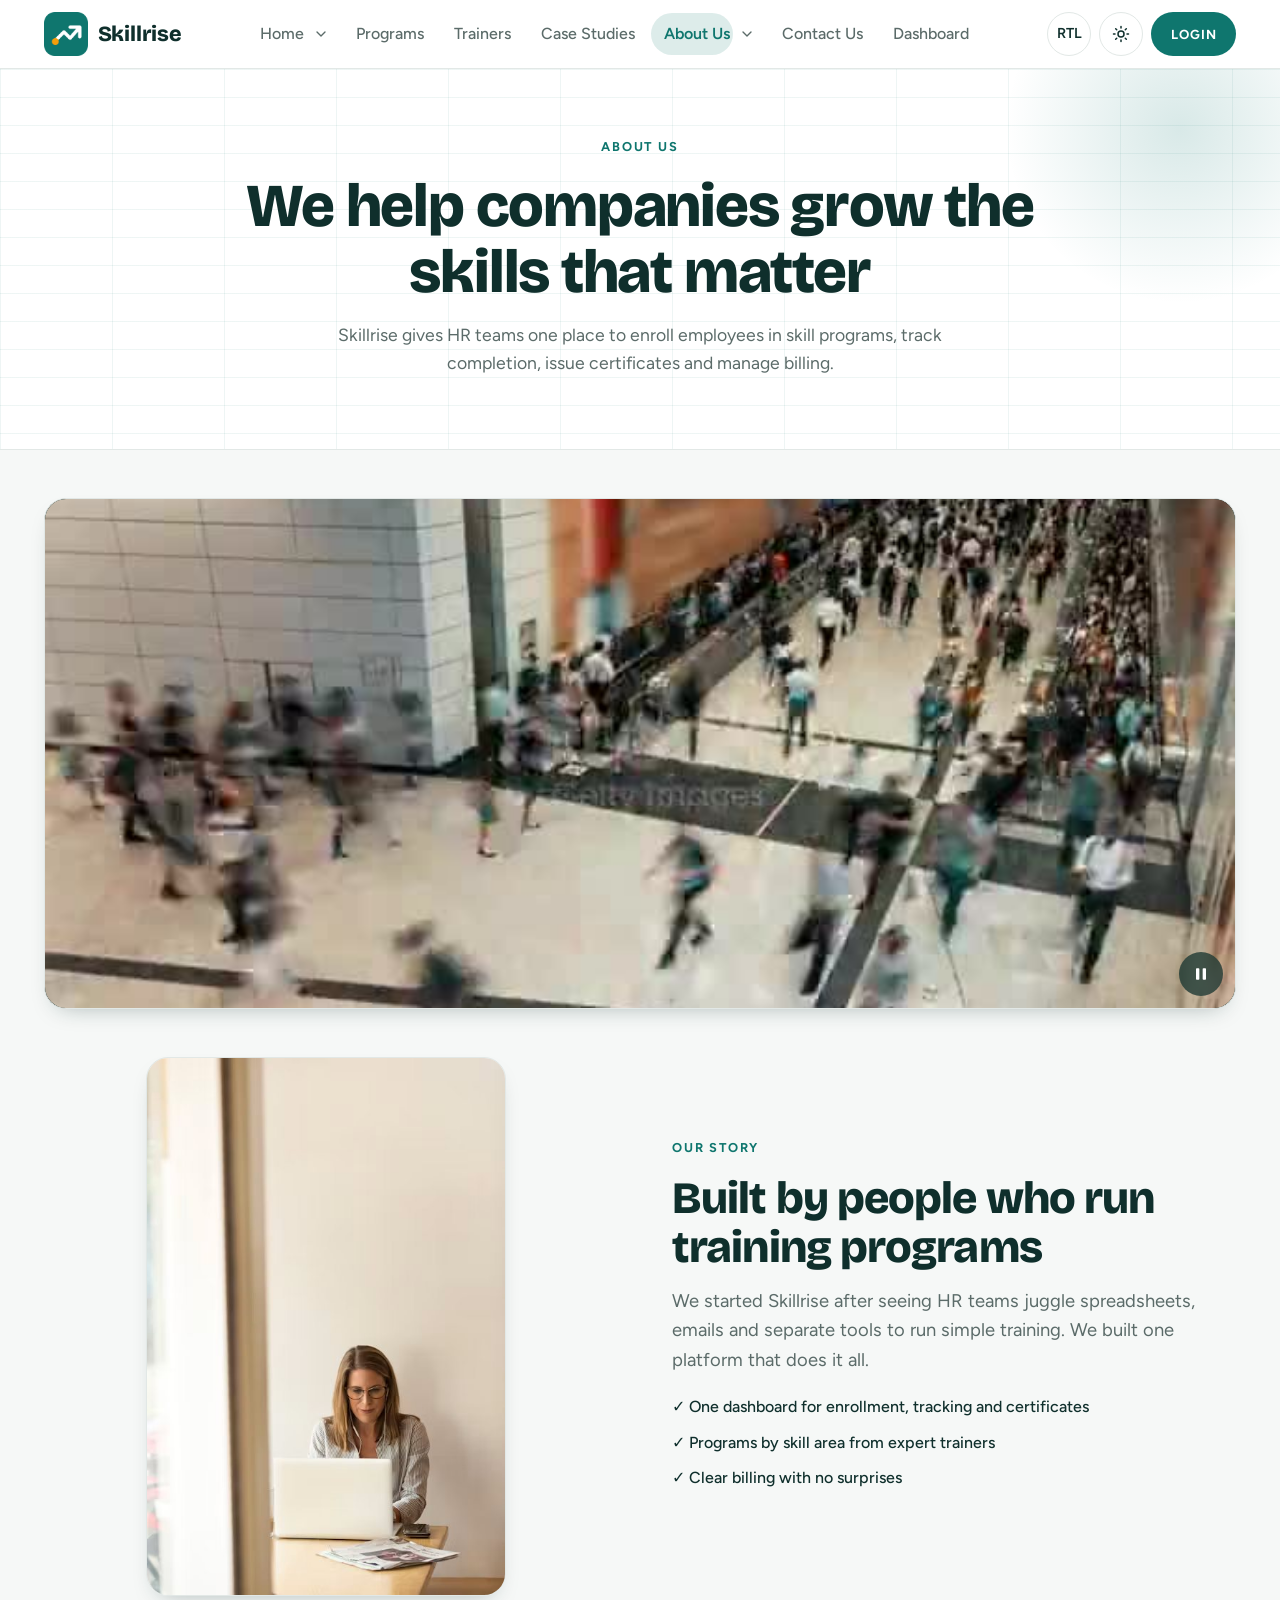
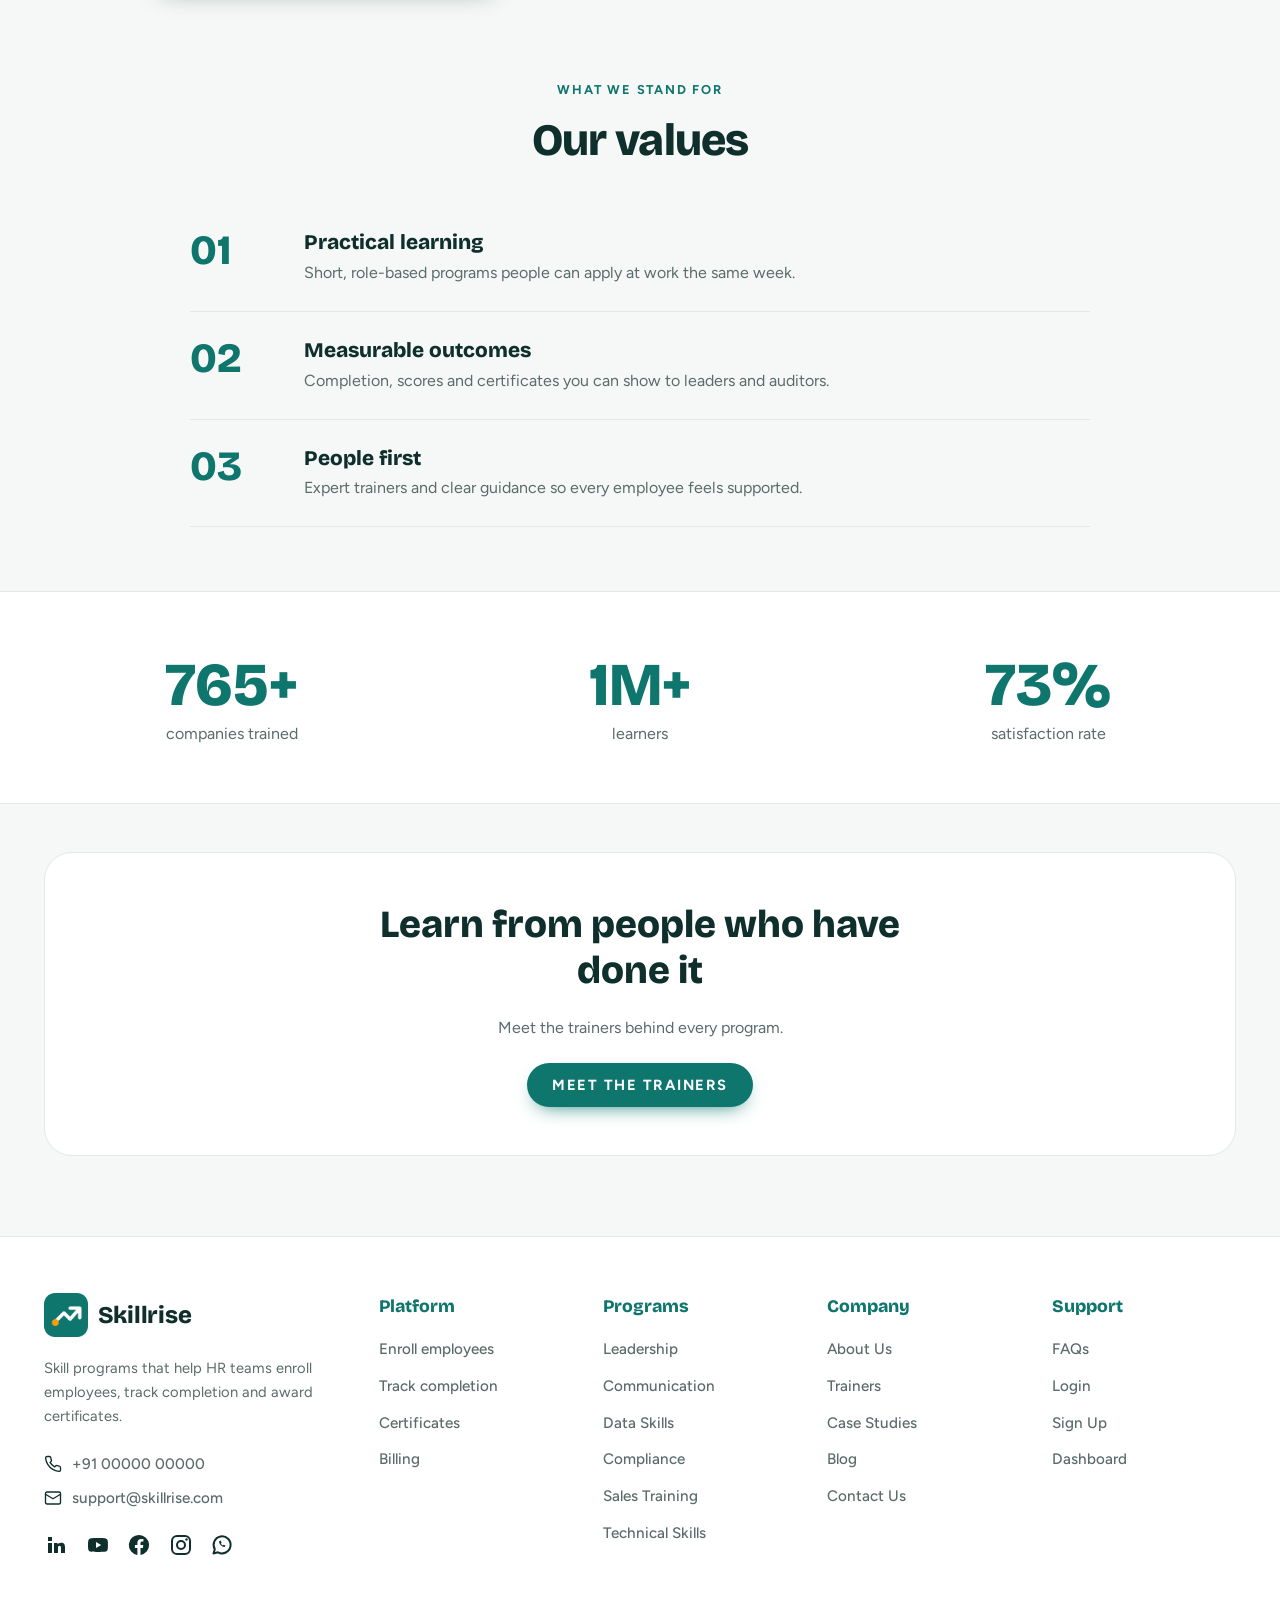
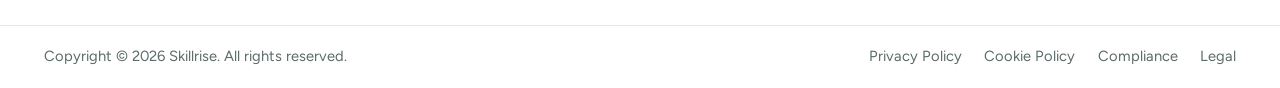
<file: about.html>
<!DOCTYPE html>
<html lang="en" dir="ltr">
<head>
<meta charset="utf-8">
<meta name="viewport" content="width=device-width, initial-scale=1, viewport-fit=cover">
<title>Skillrise – About Us</title>
<link rel="icon" href="assets/img/logo.svg" type="image/svg+xml">
<meta property="og:image" content="assets/img/poster-city.jpg">
<meta property="og:title" content="Skillrise – Corporate training for HR teams">
<meta name="theme-color" content="#0F766E">
<link href="https://fonts.googleapis.com/css2?family=Bricolage+Grotesque:wght@600;700;800&family=Figtree:wght@400;500;600;700&display=swap" rel="stylesheet">
<link rel="stylesheet" href="css/base.css">
<link rel="stylesheet" href="css/inner.css">
<link rel="stylesheet" href="css/pages.css">
</head>
<body>
<header class="site-header"><div class="bar"><a class="brand" href="index.html" aria-label="Skillrise"><img class="logo" src="assets/img/logo.png" alt="Skillrise logo" width="44" height="44">Skillrise</a><nav id="nav" aria-label="Main"><div class="dd"><a href="index.html">Home</a><button class="chev" aria-expanded="false" aria-label="Home menu"><svg viewBox="0 0 24 24" fill="none" stroke="currentColor" stroke-width="2" stroke-linecap="round" stroke-linejoin="round"><path d="M6 9l6 6 6-6"/></svg></button><div class="menu"><a href="index.html">Classic</a><a href="premium.html">Premium</a></div></div><a href="programs.html">Programs</a><a href="trainers.html">Trainers</a><a href="case-studies.html">Case Studies</a><div class="dd"><a href="about.html" aria-current="page">About Us</a><button class="chev" aria-expanded="false" aria-label="About Us menu"><svg viewBox="0 0 24 24" fill="none" stroke="currentColor" stroke-width="2" stroke-linecap="round" stroke-linejoin="round"><path d="M6 9l6 6 6-6"/></svg></button><div class="menu"><a href="about.html" aria-current="page">Our story</a><a href="blog.html">Blog</a><a href="faq.html">FAQs</a></div></div><a href="contact.html">Contact Us</a><a href="dashboard.html">Dashboard</a></nav><div class="tools">
      <button class="icon-btn" id="dir" aria-label="Toggle right-to-left layout">RTL</button>
      <button class="icon-btn" id="theme" aria-label="Toggle dark mode">
        <svg class="sun" viewBox="0 0 24 24" fill="none" stroke="currentColor" stroke-width="2" stroke-linecap="round"><circle cx="12" cy="12" r="4"/><path d="M12 2v2M12 20v2M4.9 4.9l1.4 1.4M17.7 17.7l1.4 1.4M2 12h2M20 12h2M4.9 19.1l1.4-1.4M17.7 6.3l1.4-1.4"/></svg>
        <svg class="moon" viewBox="0 0 24 24" fill="none" stroke="currentColor" stroke-width="2" stroke-linecap="round" stroke-linejoin="round"><path d="M21 12.8A9 9 0 1 1 11.2 3a7 7 0 0 0 9.8 9.8z"/></svg>
      </button>
      <a class="demo" href="login.html">Login</a>
      <button class="icon-btn menu-btn" id="menu" aria-label="Menu" aria-expanded="false"><svg viewBox="0 0 24 24" fill="none" stroke="currentColor" stroke-width="2" stroke-linecap="round"><path d="M4 7h16M4 12h16M4 17h16"/></svg></button>
    </div>
  </div>
</header>
<main class="pg pg-about" id="about"><section class="ph center"><div class="wrap"><span class="eyebrow">About Us</span><h1 class="h-title">We help companies grow the skills that matter</h1><p>Skillrise gives HR teams one place to enroll employees in skill programs, track completion, issue certificates and manage billing.</p></div></section>
<section class="wrap" style="padding-block-start:3rem"><div class="vframe wide reveal"><video class="vplay" data-v="crowd" data-p="poster-crowd" muted loop playsinline preload="none" aria-label="Skillrise video"></video></div></section>
<section class="wrap sec split"><div class="reveal"><img class="fig" src="assets/img/learner-woman.jpg" alt="A learner working at a laptop" width="500" height="750" style="max-width:360px;margin-inline:auto" loading="lazy"></div><div><span class="eyebrow reveal">Our story</span><h2 class="h-title reveal">Built by people who run training programs</h2><p class="h-sub reveal">We started Skillrise after seeing HR teams juggle spreadsheets, emails and separate tools to run simple training. We built one platform that does it all.</p><ul class="ticks reveal" style="margin-block-start:1.2rem"><li>One dashboard for enrollment, tracking and certificates</li><li>Programs by skill area from expert trainers</li><li>Clear billing with no surprises</li></ul></div></section>
<section class="wrap" style="padding-block-end:4rem"><div class="chead"><span class="eyebrow reveal">What we stand for</span><h2 class="h-title reveal">Our values</h2></div><div class="nrows"><div class="nrow reveal"><b>01</b><div><h3>Practical learning</h3><p>Short, role-based programs people can apply at work the same week.</p></div></div><div class="nrow reveal"><b>02</b><div><h3>Measurable outcomes</h3><p>Completion, scores and certificates you can show to leaders and auditors.</p></div></div><div class="nrow reveal"><b>03</b><div><h3>People first</h3><p>Expert trainers and clear guidance so every employee feels supported.</p></div></div></div></section>
<section class="pstats"><div class="wrap"><div class="reveal"><b data-count="1000" data-suf="+">0</b><span>companies trained</span></div><div class="reveal" style="--d:.1s"><b data-count="1" data-suf="M+">0</b><span>learners</span></div><div class="reveal" style="--d:.2s"><b data-count="95" data-suf="%">0</b><span>satisfaction rate</span></div></div></section>
<section class="wrap sec"><div class="cta-panel reveal"><h2>Learn from people who have done it</h2><p>Meet the trainers behind every program.</p><a class="demo" href="trainers.html">Meet the trainers</a></div></section></main>
<footer class="site-footer"><div class="foot">
<div><a class="brand" href="index.html" aria-label="Skillrise"><img class="logo" src="assets/img/logo.png" alt="Skillrise logo" width="44" height="44">Skillrise</a><p class="copy">Skill programs that help HR teams enroll employees, track completion and award certificates.</p><ul class="fcontact"><li><svg viewBox="0 0 24 24" aria-hidden="true"><path d="M22 16.92v3a2 2 0 0 1-2.18 2 19.8 19.8 0 0 1-8.63-3.07 19.5 19.5 0 0 1-6-6A19.8 19.8 0 0 1 2.12 4.18 2 2 0 0 1 4.11 2h3a2 2 0 0 1 2 1.72c.13.96.36 1.9.7 2.81a2 2 0 0 1-.45 2.11L8.09 9.91a16 16 0 0 0 6 6l1.27-1.27a2 2 0 0 1 2.11-.45c.9.34 1.85.57 2.81.7A2 2 0 0 1 22 16.92z"/></svg><a href="tel:+910000000000" dir="ltr">+91 00000 00000</a></li><li><svg viewBox="0 0 24 24" aria-hidden="true"><rect x="2" y="4" width="20" height="16" rx="2"/><path d="m22 7-10 6L2 7"/></svg><a href="mailto:support@skillrise.com">support@skillrise.com</a></li></ul><div class="social">
        <a href="#" aria-label="LinkedIn"><svg viewBox="0 0 24 24" fill="currentColor"><path d="M4 4h4v4H4zM4 10h4v10H4zM10 10h3.6v1.5c.6-1 1.9-1.8 3.6-1.8 3 0 3.8 2 3.8 4.6V20h-4v-5c0-1.2-.2-2.2-1.5-2.2S14 13.8 14 15v5h-4z"/></svg></a>
        <a href="#" aria-label="YouTube"><svg viewBox="0 0 24 24" fill="currentColor"><path d="M21.6 7.2a2.5 2.5 0 0 0-1.8-1.8C18.2 5 12 5 12 5s-6.2 0-7.8.4A2.5 2.5 0 0 0 2.4 7.2C2 8.8 2 12 2 12s0 3.2.4 4.8a2.5 2.5 0 0 0 1.8 1.8C5.8 19 12 19 12 19s6.2 0 7.8-.4a2.5 2.5 0 0 0 1.8-1.8c.4-1.6.4-4.8.4-4.8s0-3.2-.4-4.8zM10 15V9l5.2 3z"/></svg></a>
        <a href="#" aria-label="Facebook"><svg viewBox="0 0 24 24" fill="currentColor"><path d="M12 2a10 10 0 0 0-1.6 19.9v-7H7.9V12h2.5V9.8c0-2.5 1.5-3.9 3.8-3.9 1.1 0 2.2.2 2.2.2v2.5h-1.3c-1.2 0-1.6.8-1.6 1.6V12h2.8l-.4 2.9h-2.4v7A10 10 0 0 0 12 2z"/></svg></a>
        <a href="#" aria-label="Instagram"><svg viewBox="0 0 24 24" fill="currentColor"><rect x="3" y="3" width="18" height="18" rx="5" fill="none" stroke="currentColor" stroke-width="2"/><circle cx="12" cy="12" r="4" fill="none" stroke="currentColor" stroke-width="2"/><circle cx="17.5" cy="6.5" r="1.2"/></svg></a>
        <a href="#" aria-label="WhatsApp"><svg viewBox="0 0 24 24" fill="currentColor"><path d="M3.5 20.5l1.3-4.3A8.5 8.5 0 1 1 8 19.3z" fill="none" stroke="currentColor" stroke-width="2" stroke-linejoin="round"/><path d="M9 8.5c.3 2.8 2.7 5.2 5.5 5.5l1.2-1.3-2-1-.8.7c-.9-.4-1.6-1.1-2-2l.7-.8-1-2z"/></svg></a>
      </div></div>
<div><h4>Platform</h4><ul><li><a href="dashboard.html">Enroll employees</a></li><li><a href="dashboard.html">Track completion</a></li><li><a href="dashboard.html">Certificates</a></li><li><a href="dashboard.html">Billing</a></li></ul></div>
<div><h4>Programs</h4><ul><li><a href="programs.html">Leadership</a></li><li><a href="programs.html">Communication</a></li><li><a href="programs.html">Data Skills</a></li><li><a href="programs.html">Compliance</a></li><li><a href="programs.html">Sales Training</a></li><li><a href="programs.html">Technical Skills</a></li></ul></div>
<div><h4>Company</h4><ul><li><a href="about.html">About Us</a></li><li><a href="trainers.html">Trainers</a></li><li><a href="case-studies.html">Case Studies</a></li><li><a href="blog.html">Blog</a></li><li><a href="contact.html">Contact Us</a></li></ul></div>
<div><h4>Support</h4><ul><li><a href="faq.html">FAQs</a></li><li><a href="login.html">Login</a></li><li><a href="signup.html">Sign Up</a></li><li><a href="dashboard.html">Dashboard</a></li></ul></div>
</div><div class="fbottom"><div><span>Copyright © 2026 Skillrise. All rights reserved.</span><ul><li><a href="#">Privacy Policy</a></li><li><a href="#">Cookie Policy</a></li><li><a href="#">Compliance</a></li><li><a href="#">Legal</a></li></ul></div></div></footer>
<script src="js/common.js"></script>
</body>
</html>
</file>
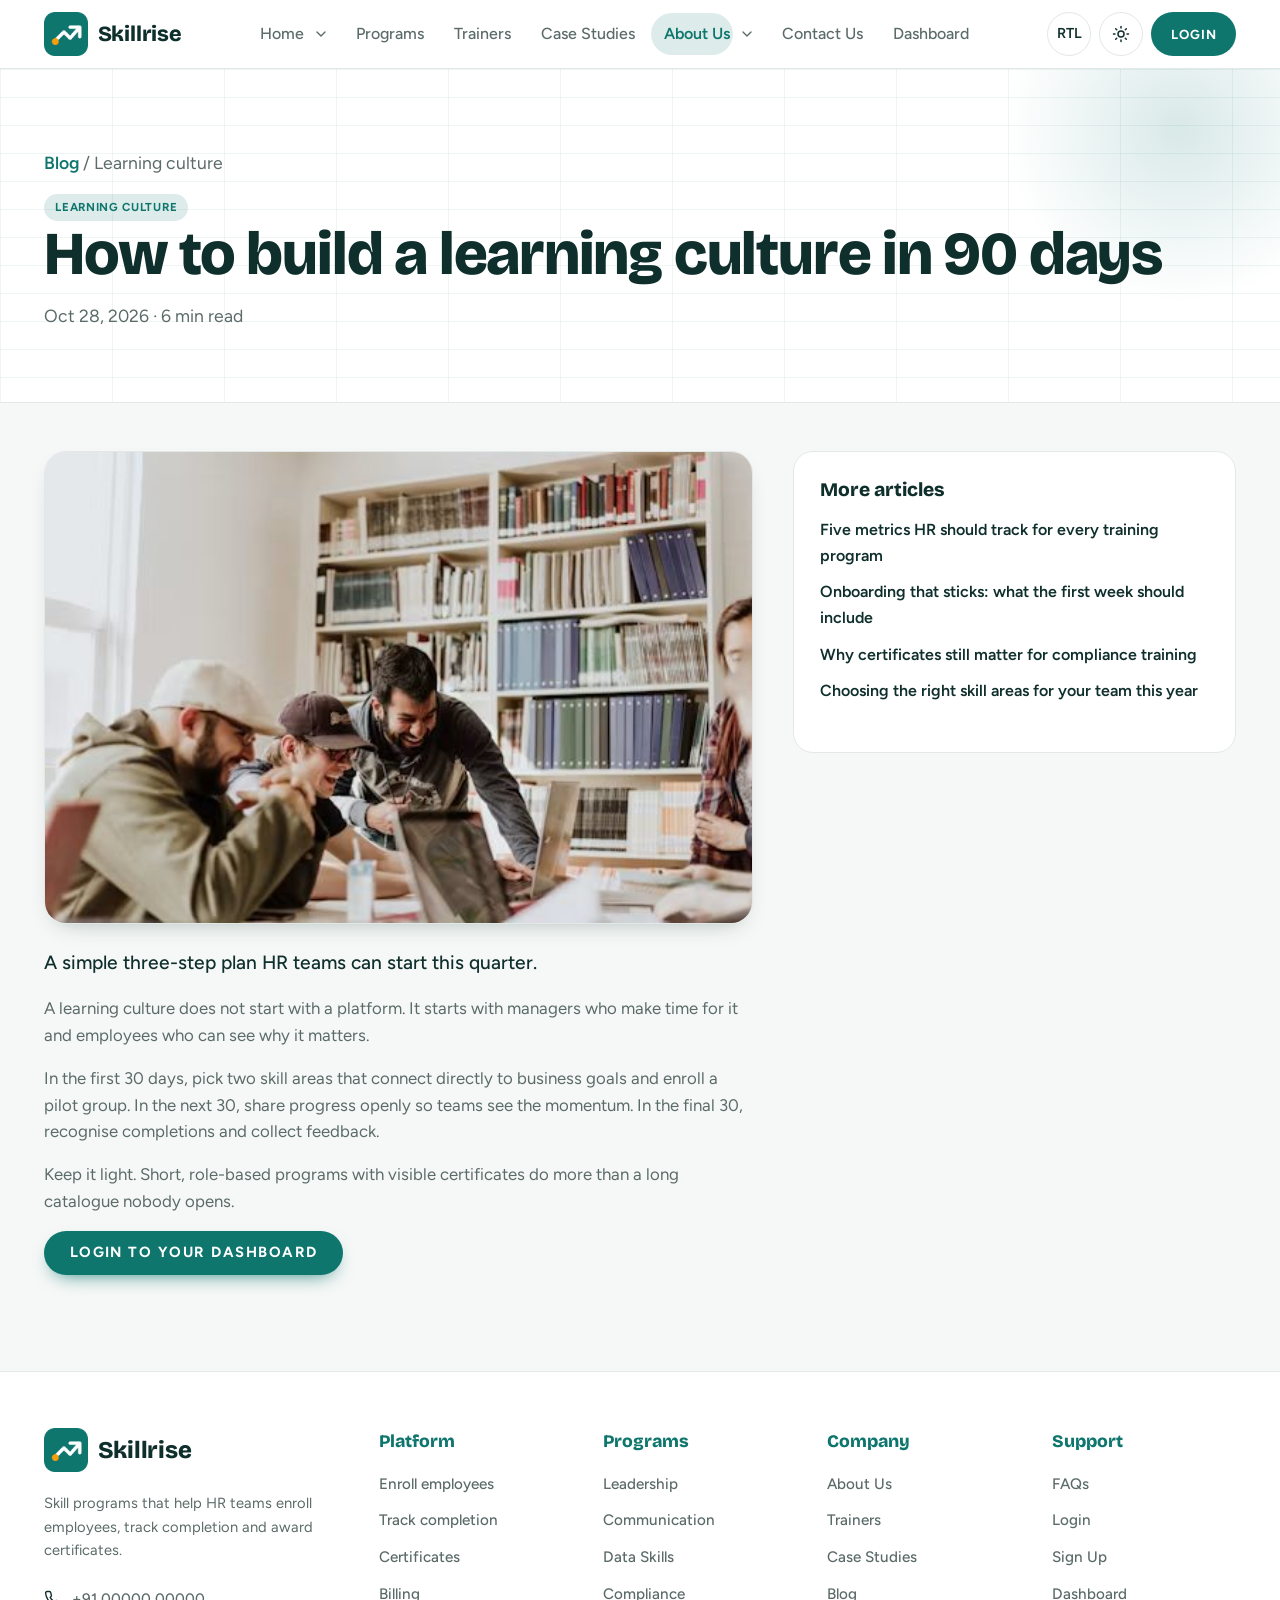
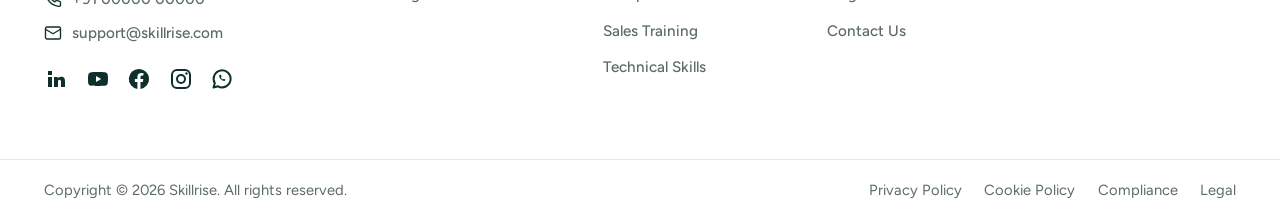
<file: blog-post.html>
<!DOCTYPE html>
<html lang="en" dir="ltr">
<head>
<meta charset="utf-8">
<meta name="viewport" content="width=device-width, initial-scale=1, viewport-fit=cover">
<title>Skillrise – Article</title>
<link rel="icon" href="assets/img/logo.svg" type="image/svg+xml">
<meta property="og:image" content="assets/img/poster-city.jpg">
<meta property="og:title" content="Skillrise – Corporate training for HR teams">
<meta name="theme-color" content="#0F766E">
<link href="https://fonts.googleapis.com/css2?family=Bricolage+Grotesque:wght@600;700;800&family=Figtree:wght@400;500;600;700&display=swap" rel="stylesheet">
<link rel="stylesheet" href="css/base.css">
<link rel="stylesheet" href="css/inner.css">
<link rel="stylesheet" href="css/pages.css">
</head>
<body>
<header class="site-header"><div class="bar"><a class="brand" href="index.html" aria-label="Skillrise"><img class="logo" src="assets/img/logo.png" alt="Skillrise logo" width="44" height="44">Skillrise</a><nav id="nav" aria-label="Main"><div class="dd"><a href="index.html">Home</a><button class="chev" aria-expanded="false" aria-label="Home menu"><svg viewBox="0 0 24 24" fill="none" stroke="currentColor" stroke-width="2" stroke-linecap="round" stroke-linejoin="round"><path d="M6 9l6 6 6-6"/></svg></button><div class="menu"><a href="index.html">Classic</a><a href="premium.html">Premium</a></div></div><a href="programs.html">Programs</a><a href="trainers.html">Trainers</a><a href="case-studies.html">Case Studies</a><div class="dd"><a href="about.html" aria-current="page">About Us</a><button class="chev" aria-expanded="false" aria-label="About Us menu"><svg viewBox="0 0 24 24" fill="none" stroke="currentColor" stroke-width="2" stroke-linecap="round" stroke-linejoin="round"><path d="M6 9l6 6 6-6"/></svg></button><div class="menu"><a href="about.html">Our story</a><a href="blog.html" aria-current="page">Blog</a><a href="faq.html">FAQs</a></div></div><a href="contact.html">Contact Us</a><a href="dashboard.html">Dashboard</a></nav><div class="tools">
      <button class="icon-btn" id="dir" aria-label="Toggle right-to-left layout">RTL</button>
      <button class="icon-btn" id="theme" aria-label="Toggle dark mode">
        <svg class="sun" viewBox="0 0 24 24" fill="none" stroke="currentColor" stroke-width="2" stroke-linecap="round"><circle cx="12" cy="12" r="4"/><path d="M12 2v2M12 20v2M4.9 4.9l1.4 1.4M17.7 17.7l1.4 1.4M2 12h2M20 12h2M4.9 19.1l1.4-1.4M17.7 6.3l1.4-1.4"/></svg>
        <svg class="moon" viewBox="0 0 24 24" fill="none" stroke="currentColor" stroke-width="2" stroke-linecap="round" stroke-linejoin="round"><path d="M21 12.8A9 9 0 1 1 11.2 3a7 7 0 0 0 9.8 9.8z"/></svg>
      </button>
      <a class="demo" href="login.html">Login</a>
      <button class="icon-btn menu-btn" id="menu" aria-label="Menu" aria-expanded="false"><svg viewBox="0 0 24 24" fill="none" stroke="currentColor" stroke-width="2" stroke-linecap="round"><path d="M4 7h16M4 12h16M4 17h16"/></svg></button>
    </div>
  </div>
</header>
<main class="pg pg-blogpost" id="blog-post"><section class="ph"><div class="wrap"><p class="crumb"></p><span class="tag"></span><h1 class="h-title pt"></h1><p class="pd"></p></div></section><section class="wrap sec"><div class="dgrid"><div class="body"></div><aside class="side-card"></aside></div></section></main>
<footer class="site-footer"><div class="foot">
<div><a class="brand" href="index.html" aria-label="Skillrise"><img class="logo" src="assets/img/logo.png" alt="Skillrise logo" width="44" height="44">Skillrise</a><p class="copy">Skill programs that help HR teams enroll employees, track completion and award certificates.</p><ul class="fcontact"><li><svg viewBox="0 0 24 24" aria-hidden="true"><path d="M22 16.92v3a2 2 0 0 1-2.18 2 19.8 19.8 0 0 1-8.63-3.07 19.5 19.5 0 0 1-6-6A19.8 19.8 0 0 1 2.12 4.18 2 2 0 0 1 4.11 2h3a2 2 0 0 1 2 1.72c.13.96.36 1.9.7 2.81a2 2 0 0 1-.45 2.11L8.09 9.91a16 16 0 0 0 6 6l1.27-1.27a2 2 0 0 1 2.11-.45c.9.34 1.85.57 2.81.7A2 2 0 0 1 22 16.92z"/></svg><a href="tel:+910000000000" dir="ltr">+91 00000 00000</a></li><li><svg viewBox="0 0 24 24" aria-hidden="true"><rect x="2" y="4" width="20" height="16" rx="2"/><path d="m22 7-10 6L2 7"/></svg><a href="mailto:support@skillrise.com">support@skillrise.com</a></li></ul><div class="social">
        <a href="#" aria-label="LinkedIn"><svg viewBox="0 0 24 24" fill="currentColor"><path d="M4 4h4v4H4zM4 10h4v10H4zM10 10h3.6v1.5c.6-1 1.9-1.8 3.6-1.8 3 0 3.8 2 3.8 4.6V20h-4v-5c0-1.2-.2-2.2-1.5-2.2S14 13.8 14 15v5h-4z"/></svg></a>
        <a href="#" aria-label="YouTube"><svg viewBox="0 0 24 24" fill="currentColor"><path d="M21.6 7.2a2.5 2.5 0 0 0-1.8-1.8C18.2 5 12 5 12 5s-6.2 0-7.8.4A2.5 2.5 0 0 0 2.4 7.2C2 8.8 2 12 2 12s0 3.2.4 4.8a2.5 2.5 0 0 0 1.8 1.8C5.8 19 12 19 12 19s6.2 0 7.8-.4a2.5 2.5 0 0 0 1.8-1.8c.4-1.6.4-4.8.4-4.8s0-3.2-.4-4.8zM10 15V9l5.2 3z"/></svg></a>
        <a href="#" aria-label="Facebook"><svg viewBox="0 0 24 24" fill="currentColor"><path d="M12 2a10 10 0 0 0-1.6 19.9v-7H7.9V12h2.5V9.8c0-2.5 1.5-3.9 3.8-3.9 1.1 0 2.2.2 2.2.2v2.5h-1.3c-1.2 0-1.6.8-1.6 1.6V12h2.8l-.4 2.9h-2.4v7A10 10 0 0 0 12 2z"/></svg></a>
        <a href="#" aria-label="Instagram"><svg viewBox="0 0 24 24" fill="currentColor"><rect x="3" y="3" width="18" height="18" rx="5" fill="none" stroke="currentColor" stroke-width="2"/><circle cx="12" cy="12" r="4" fill="none" stroke="currentColor" stroke-width="2"/><circle cx="17.5" cy="6.5" r="1.2"/></svg></a>
        <a href="#" aria-label="WhatsApp"><svg viewBox="0 0 24 24" fill="currentColor"><path d="M3.5 20.5l1.3-4.3A8.5 8.5 0 1 1 8 19.3z" fill="none" stroke="currentColor" stroke-width="2" stroke-linejoin="round"/><path d="M9 8.5c.3 2.8 2.7 5.2 5.5 5.5l1.2-1.3-2-1-.8.7c-.9-.4-1.6-1.1-2-2l.7-.8-1-2z"/></svg></a>
      </div></div>
<div><h4>Platform</h4><ul><li><a href="dashboard.html">Enroll employees</a></li><li><a href="dashboard.html">Track completion</a></li><li><a href="dashboard.html">Certificates</a></li><li><a href="dashboard.html">Billing</a></li></ul></div>
<div><h4>Programs</h4><ul><li><a href="programs.html">Leadership</a></li><li><a href="programs.html">Communication</a></li><li><a href="programs.html">Data Skills</a></li><li><a href="programs.html">Compliance</a></li><li><a href="programs.html">Sales Training</a></li><li><a href="programs.html">Technical Skills</a></li></ul></div>
<div><h4>Company</h4><ul><li><a href="about.html">About Us</a></li><li><a href="trainers.html">Trainers</a></li><li><a href="case-studies.html">Case Studies</a></li><li><a href="blog.html">Blog</a></li><li><a href="contact.html">Contact Us</a></li></ul></div>
<div><h4>Support</h4><ul><li><a href="faq.html">FAQs</a></li><li><a href="login.html">Login</a></li><li><a href="signup.html">Sign Up</a></li><li><a href="dashboard.html">Dashboard</a></li></ul></div>
</div><div class="fbottom"><div><span>Copyright © 2026 Skillrise. All rights reserved.</span><ul><li><a href="#">Privacy Policy</a></li><li><a href="#">Cookie Policy</a></li><li><a href="#">Compliance</a></li><li><a href="#">Legal</a></li></ul></div></div></footer>
<script src="js/common.js"></script>
<script src="js/data.js"></script>
<script src="js/blog-post.js"></script>
</body>
</html>
</file>
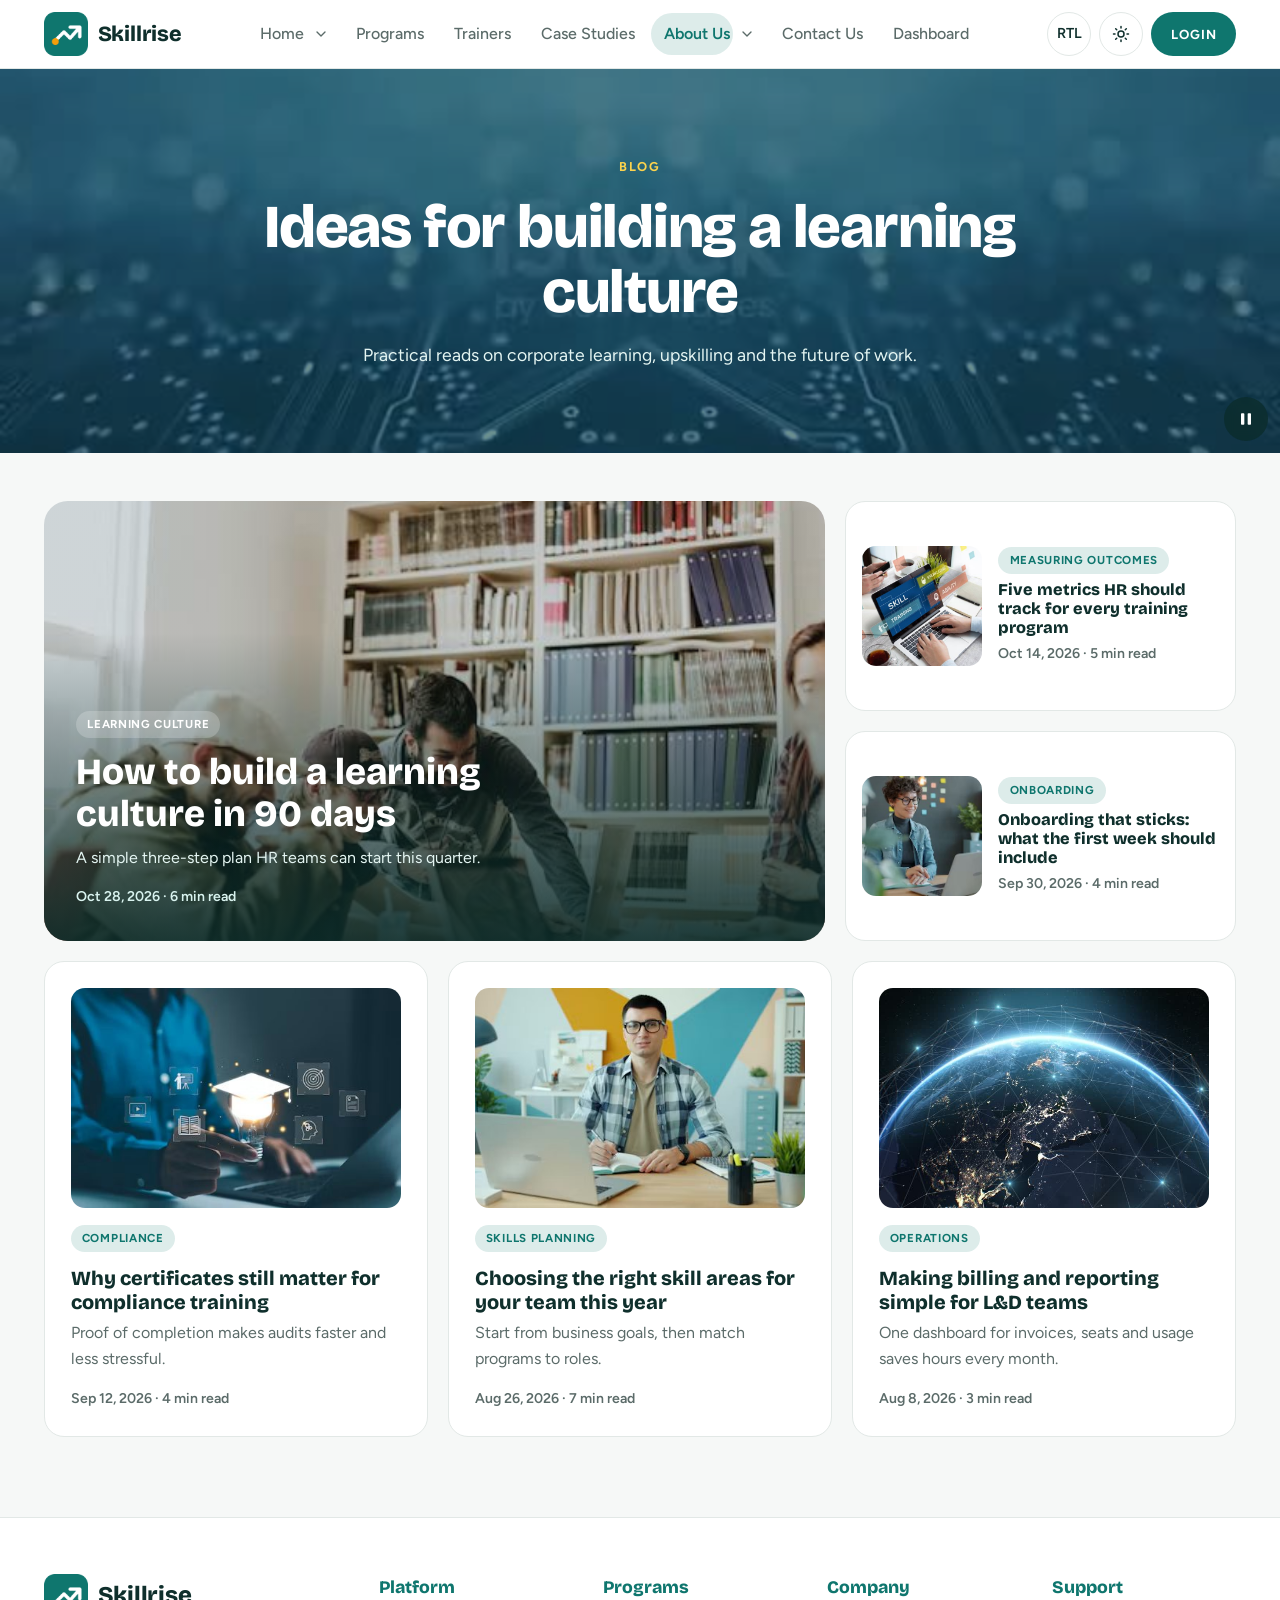
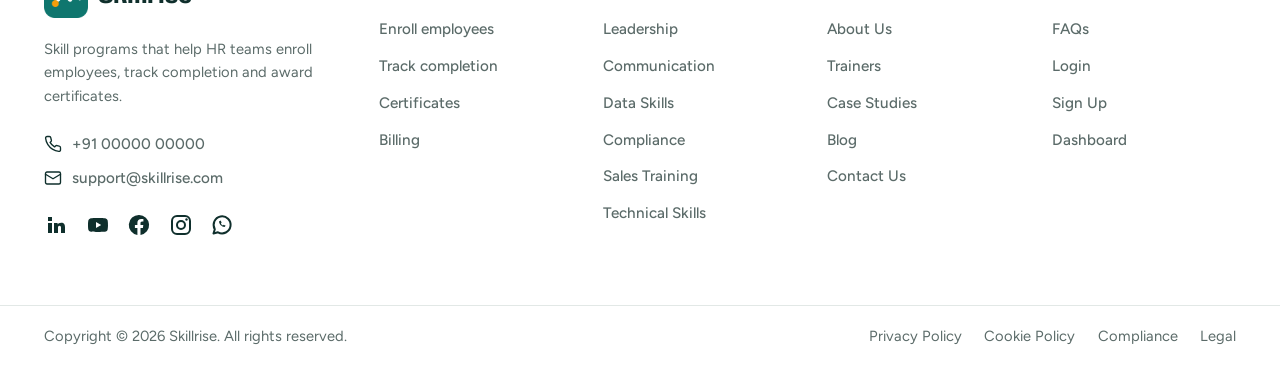
<file: blog.html>
<!DOCTYPE html>
<html lang="en" dir="ltr">
<head>
<meta charset="utf-8">
<meta name="viewport" content="width=device-width, initial-scale=1, viewport-fit=cover">
<title>Skillrise – Blog</title>
<link rel="icon" href="assets/img/logo.svg" type="image/svg+xml">
<meta property="og:image" content="assets/img/poster-city.jpg">
<meta property="og:title" content="Skillrise – Corporate training for HR teams">
<meta name="theme-color" content="#0F766E">
<link href="https://fonts.googleapis.com/css2?family=Bricolage+Grotesque:wght@600;700;800&family=Figtree:wght@400;500;600;700&display=swap" rel="stylesheet">
<link rel="stylesheet" href="css/base.css">
<link rel="stylesheet" href="css/inner.css">
<link rel="stylesheet" href="css/pages.css">
</head>
<body>
<header class="site-header"><div class="bar"><a class="brand" href="index.html" aria-label="Skillrise"><img class="logo" src="assets/img/logo.png" alt="Skillrise logo" width="44" height="44">Skillrise</a><nav id="nav" aria-label="Main"><div class="dd"><a href="index.html">Home</a><button class="chev" aria-expanded="false" aria-label="Home menu"><svg viewBox="0 0 24 24" fill="none" stroke="currentColor" stroke-width="2" stroke-linecap="round" stroke-linejoin="round"><path d="M6 9l6 6 6-6"/></svg></button><div class="menu"><a href="index.html">Classic</a><a href="premium.html">Premium</a></div></div><a href="programs.html">Programs</a><a href="trainers.html">Trainers</a><a href="case-studies.html">Case Studies</a><div class="dd"><a href="about.html" aria-current="page">About Us</a><button class="chev" aria-expanded="false" aria-label="About Us menu"><svg viewBox="0 0 24 24" fill="none" stroke="currentColor" stroke-width="2" stroke-linecap="round" stroke-linejoin="round"><path d="M6 9l6 6 6-6"/></svg></button><div class="menu"><a href="about.html">Our story</a><a href="blog.html" aria-current="page">Blog</a><a href="faq.html">FAQs</a></div></div><a href="contact.html">Contact Us</a><a href="dashboard.html">Dashboard</a></nav><div class="tools">
      <button class="icon-btn" id="dir" aria-label="Toggle right-to-left layout">RTL</button>
      <button class="icon-btn" id="theme" aria-label="Toggle dark mode">
        <svg class="sun" viewBox="0 0 24 24" fill="none" stroke="currentColor" stroke-width="2" stroke-linecap="round"><circle cx="12" cy="12" r="4"/><path d="M12 2v2M12 20v2M4.9 4.9l1.4 1.4M17.7 17.7l1.4 1.4M2 12h2M20 12h2M4.9 19.1l1.4-1.4M17.7 6.3l1.4-1.4"/></svg>
        <svg class="moon" viewBox="0 0 24 24" fill="none" stroke="currentColor" stroke-width="2" stroke-linecap="round" stroke-linejoin="round"><path d="M21 12.8A9 9 0 1 1 11.2 3a7 7 0 0 0 9.8 9.8z"/></svg>
      </button>
      <a class="demo" href="login.html">Login</a>
      <button class="icon-btn menu-btn" id="menu" aria-label="Menu" aria-expanded="false"><svg viewBox="0 0 24 24" fill="none" stroke="currentColor" stroke-width="2" stroke-linecap="round"><path d="M4 7h16M4 12h16M4 17h16"/></svg></button>
    </div>
  </div>
</header>
<main class="pg pg-blog" id="blog"><section class="ph vhero center"><video class="vbg" data-v="bokeh" data-p="poster-bokeh" muted loop playsinline preload="none" aria-hidden="true"></video><div class="wrap"><span class="eyebrow">Blog</span><h1 class="h-title">Ideas for building a learning culture</h1><p>Practical reads on corporate learning, upskilling and the future of work.</p></div></section><section class="wrap sec"><div class="mag"></div><div class="posts grid3"></div></section></main>
<footer class="site-footer"><div class="foot">
<div><a class="brand" href="index.html" aria-label="Skillrise"><img class="logo" src="assets/img/logo.png" alt="Skillrise logo" width="44" height="44">Skillrise</a><p class="copy">Skill programs that help HR teams enroll employees, track completion and award certificates.</p><ul class="fcontact"><li><svg viewBox="0 0 24 24" aria-hidden="true"><path d="M22 16.92v3a2 2 0 0 1-2.18 2 19.8 19.8 0 0 1-8.63-3.07 19.5 19.5 0 0 1-6-6A19.8 19.8 0 0 1 2.12 4.18 2 2 0 0 1 4.11 2h3a2 2 0 0 1 2 1.72c.13.96.36 1.9.7 2.81a2 2 0 0 1-.45 2.11L8.09 9.91a16 16 0 0 0 6 6l1.27-1.27a2 2 0 0 1 2.11-.45c.9.34 1.85.57 2.81.7A2 2 0 0 1 22 16.92z"/></svg><a href="tel:+910000000000" dir="ltr">+91 00000 00000</a></li><li><svg viewBox="0 0 24 24" aria-hidden="true"><rect x="2" y="4" width="20" height="16" rx="2"/><path d="m22 7-10 6L2 7"/></svg><a href="mailto:support@skillrise.com">support@skillrise.com</a></li></ul><div class="social">
        <a href="#" aria-label="LinkedIn"><svg viewBox="0 0 24 24" fill="currentColor"><path d="M4 4h4v4H4zM4 10h4v10H4zM10 10h3.6v1.5c.6-1 1.9-1.8 3.6-1.8 3 0 3.8 2 3.8 4.6V20h-4v-5c0-1.2-.2-2.2-1.5-2.2S14 13.8 14 15v5h-4z"/></svg></a>
        <a href="#" aria-label="YouTube"><svg viewBox="0 0 24 24" fill="currentColor"><path d="M21.6 7.2a2.5 2.5 0 0 0-1.8-1.8C18.2 5 12 5 12 5s-6.2 0-7.8.4A2.5 2.5 0 0 0 2.4 7.2C2 8.8 2 12 2 12s0 3.2.4 4.8a2.5 2.5 0 0 0 1.8 1.8C5.8 19 12 19 12 19s6.2 0 7.8-.4a2.5 2.5 0 0 0 1.8-1.8c.4-1.6.4-4.8.4-4.8s0-3.2-.4-4.8zM10 15V9l5.2 3z"/></svg></a>
        <a href="#" aria-label="Facebook"><svg viewBox="0 0 24 24" fill="currentColor"><path d="M12 2a10 10 0 0 0-1.6 19.9v-7H7.9V12h2.5V9.8c0-2.5 1.5-3.9 3.8-3.9 1.1 0 2.2.2 2.2.2v2.5h-1.3c-1.2 0-1.6.8-1.6 1.6V12h2.8l-.4 2.9h-2.4v7A10 10 0 0 0 12 2z"/></svg></a>
        <a href="#" aria-label="Instagram"><svg viewBox="0 0 24 24" fill="currentColor"><rect x="3" y="3" width="18" height="18" rx="5" fill="none" stroke="currentColor" stroke-width="2"/><circle cx="12" cy="12" r="4" fill="none" stroke="currentColor" stroke-width="2"/><circle cx="17.5" cy="6.5" r="1.2"/></svg></a>
        <a href="#" aria-label="WhatsApp"><svg viewBox="0 0 24 24" fill="currentColor"><path d="M3.5 20.5l1.3-4.3A8.5 8.5 0 1 1 8 19.3z" fill="none" stroke="currentColor" stroke-width="2" stroke-linejoin="round"/><path d="M9 8.5c.3 2.8 2.7 5.2 5.5 5.5l1.2-1.3-2-1-.8.7c-.9-.4-1.6-1.1-2-2l.7-.8-1-2z"/></svg></a>
      </div></div>
<div><h4>Platform</h4><ul><li><a href="dashboard.html">Enroll employees</a></li><li><a href="dashboard.html">Track completion</a></li><li><a href="dashboard.html">Certificates</a></li><li><a href="dashboard.html">Billing</a></li></ul></div>
<div><h4>Programs</h4><ul><li><a href="programs.html">Leadership</a></li><li><a href="programs.html">Communication</a></li><li><a href="programs.html">Data Skills</a></li><li><a href="programs.html">Compliance</a></li><li><a href="programs.html">Sales Training</a></li><li><a href="programs.html">Technical Skills</a></li></ul></div>
<div><h4>Company</h4><ul><li><a href="about.html">About Us</a></li><li><a href="trainers.html">Trainers</a></li><li><a href="case-studies.html">Case Studies</a></li><li><a href="blog.html">Blog</a></li><li><a href="contact.html">Contact Us</a></li></ul></div>
<div><h4>Support</h4><ul><li><a href="faq.html">FAQs</a></li><li><a href="login.html">Login</a></li><li><a href="signup.html">Sign Up</a></li><li><a href="dashboard.html">Dashboard</a></li></ul></div>
</div><div class="fbottom"><div><span>Copyright © 2026 Skillrise. All rights reserved.</span><ul><li><a href="#">Privacy Policy</a></li><li><a href="#">Cookie Policy</a></li><li><a href="#">Compliance</a></li><li><a href="#">Legal</a></li></ul></div></div></footer>
<script src="js/common.js"></script>
<script src="js/data.js"></script>
<script src="js/blog.js"></script>
</body>
</html>
</file>
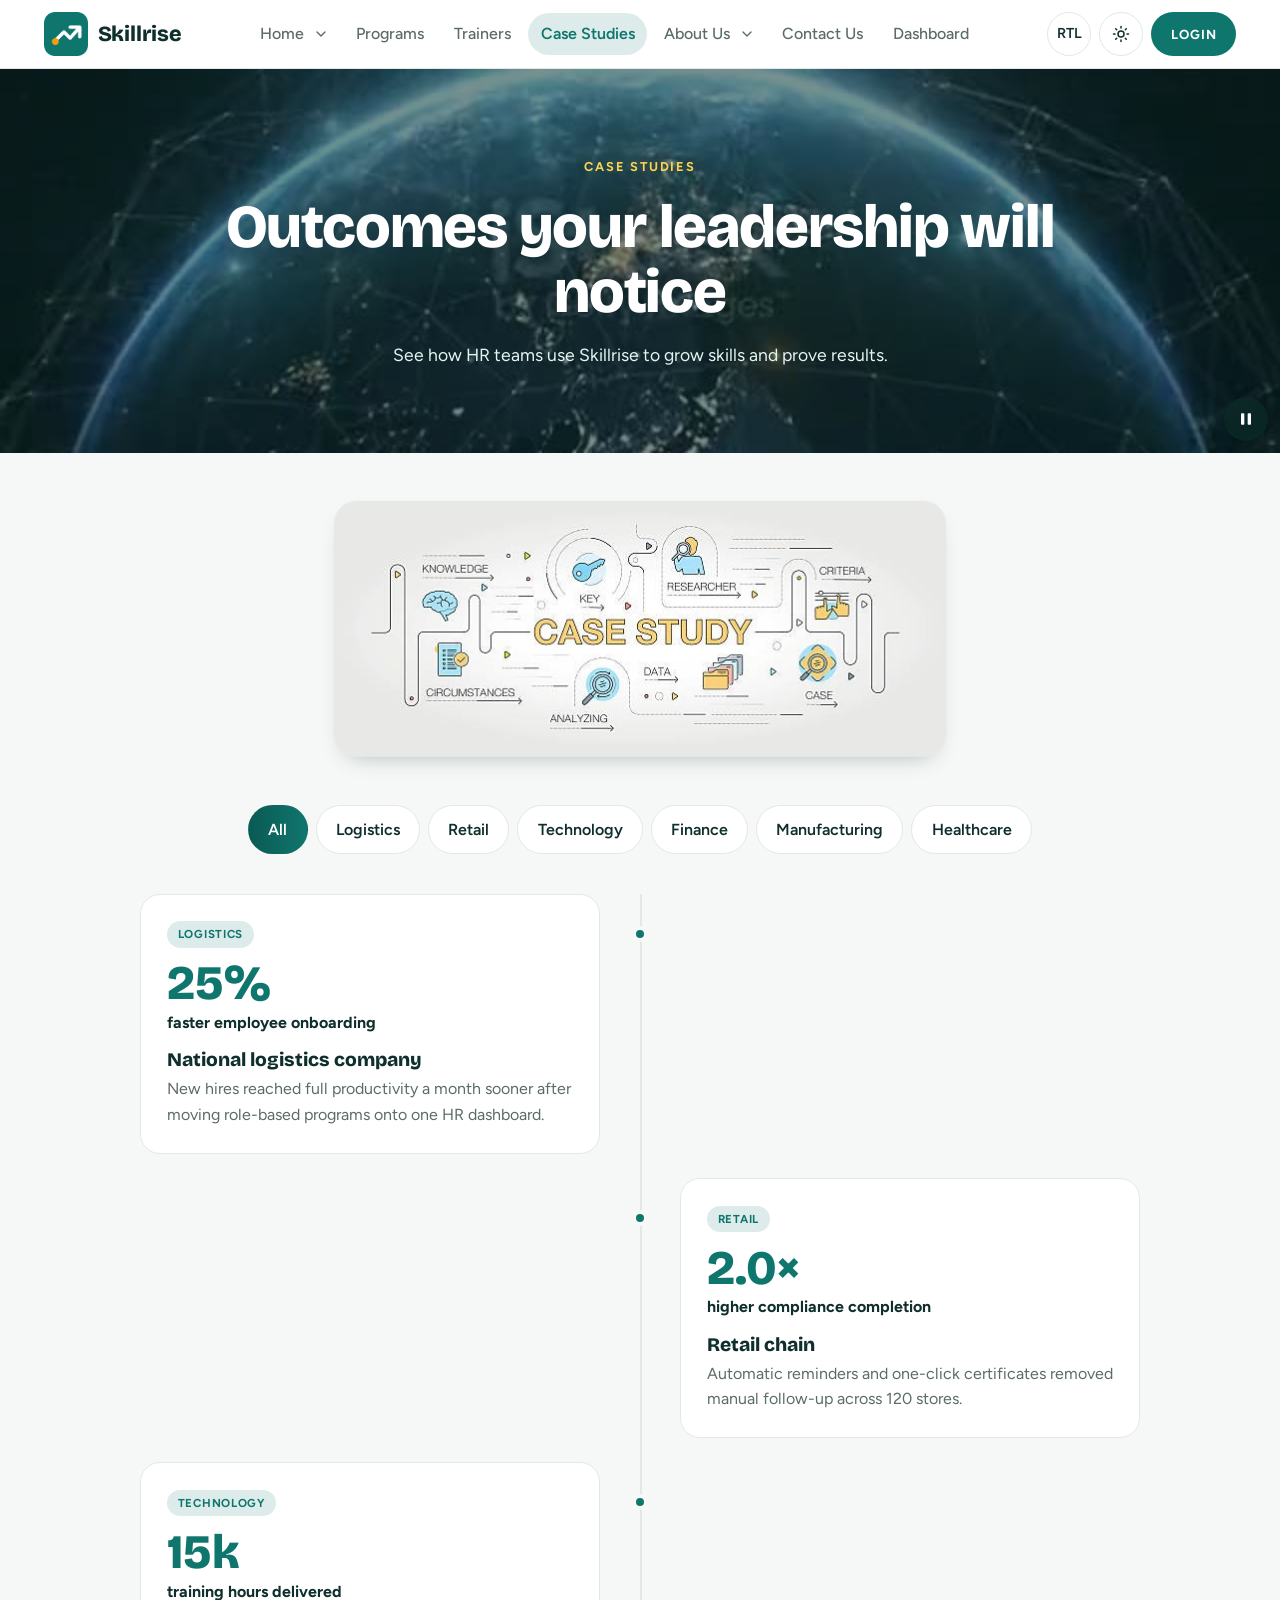
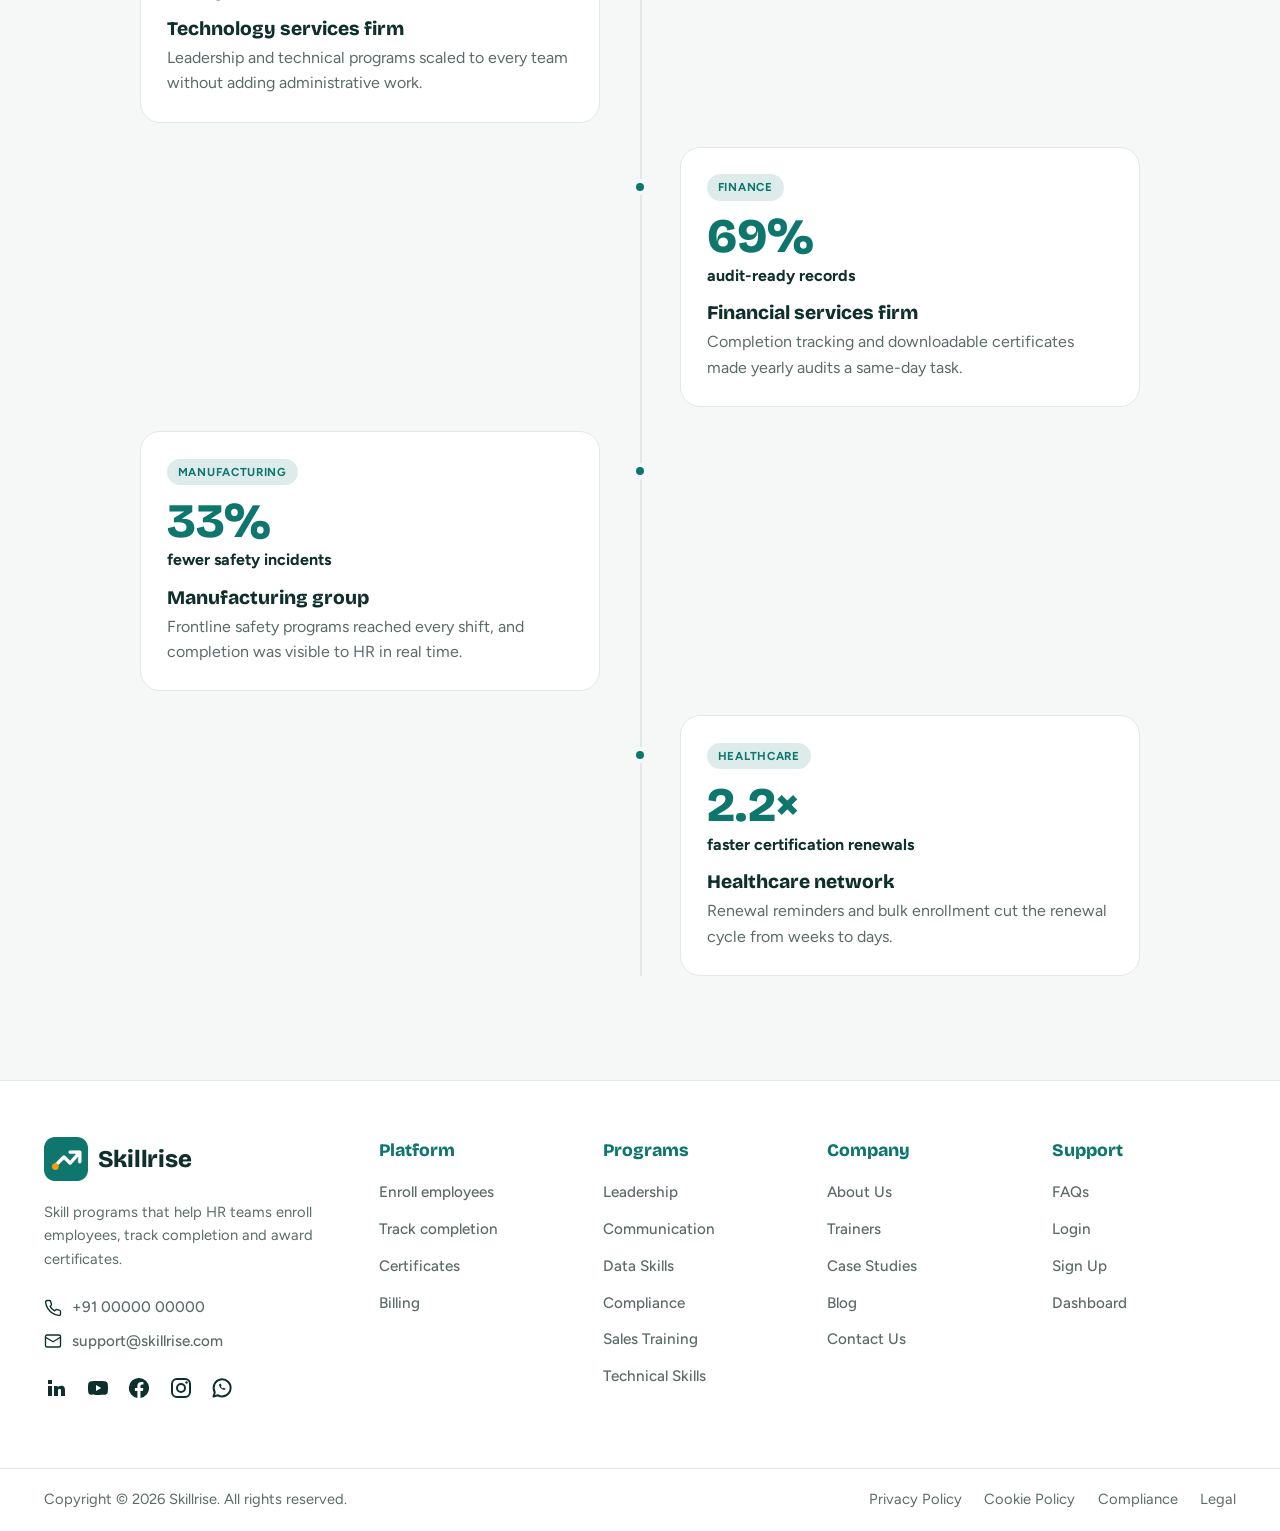
<file: case-studies.html>
<!DOCTYPE html>
<html lang="en" dir="ltr">
<head>
<meta charset="utf-8">
<meta name="viewport" content="width=device-width, initial-scale=1, viewport-fit=cover">
<title>Skillrise – Case Studies</title>
<link rel="icon" href="assets/img/logo.svg" type="image/svg+xml">
<meta property="og:image" content="assets/img/poster-city.jpg">
<meta property="og:title" content="Skillrise – Corporate training for HR teams">
<meta name="theme-color" content="#0F766E">
<link href="https://fonts.googleapis.com/css2?family=Bricolage+Grotesque:wght@600;700;800&family=Figtree:wght@400;500;600;700&display=swap" rel="stylesheet">
<link rel="stylesheet" href="css/base.css">
<link rel="stylesheet" href="css/inner.css">
<link rel="stylesheet" href="css/pages.css">
</head>
<body>
<header class="site-header"><div class="bar"><a class="brand" href="index.html" aria-label="Skillrise"><img class="logo" src="assets/img/logo.png" alt="Skillrise logo" width="44" height="44">Skillrise</a><nav id="nav" aria-label="Main"><div class="dd"><a href="index.html">Home</a><button class="chev" aria-expanded="false" aria-label="Home menu"><svg viewBox="0 0 24 24" fill="none" stroke="currentColor" stroke-width="2" stroke-linecap="round" stroke-linejoin="round"><path d="M6 9l6 6 6-6"/></svg></button><div class="menu"><a href="index.html">Classic</a><a href="premium.html">Premium</a></div></div><a href="programs.html">Programs</a><a href="trainers.html">Trainers</a><a href="case-studies.html" aria-current="page">Case Studies</a><div class="dd"><a href="about.html">About Us</a><button class="chev" aria-expanded="false" aria-label="About Us menu"><svg viewBox="0 0 24 24" fill="none" stroke="currentColor" stroke-width="2" stroke-linecap="round" stroke-linejoin="round"><path d="M6 9l6 6 6-6"/></svg></button><div class="menu"><a href="about.html">Our story</a><a href="blog.html">Blog</a><a href="faq.html">FAQs</a></div></div><a href="contact.html">Contact Us</a><a href="dashboard.html">Dashboard</a></nav><div class="tools">
      <button class="icon-btn" id="dir" aria-label="Toggle right-to-left layout">RTL</button>
      <button class="icon-btn" id="theme" aria-label="Toggle dark mode">
        <svg class="sun" viewBox="0 0 24 24" fill="none" stroke="currentColor" stroke-width="2" stroke-linecap="round"><circle cx="12" cy="12" r="4"/><path d="M12 2v2M12 20v2M4.9 4.9l1.4 1.4M17.7 17.7l1.4 1.4M2 12h2M20 12h2M4.9 19.1l1.4-1.4M17.7 6.3l1.4-1.4"/></svg>
        <svg class="moon" viewBox="0 0 24 24" fill="none" stroke="currentColor" stroke-width="2" stroke-linecap="round" stroke-linejoin="round"><path d="M21 12.8A9 9 0 1 1 11.2 3a7 7 0 0 0 9.8 9.8z"/></svg>
      </button>
      <a class="demo" href="login.html">Login</a>
      <button class="icon-btn menu-btn" id="menu" aria-label="Menu" aria-expanded="false"><svg viewBox="0 0 24 24" fill="none" stroke="currentColor" stroke-width="2" stroke-linecap="round"><path d="M4 7h16M4 12h16M4 17h16"/></svg></button>
    </div>
  </div>
</header>
<main class="pg pg-cases" id="case-studies"><section class="ph vhero center"><video class="vbg" data-v="earth" data-p="poster-earth" muted loop playsinline preload="none" aria-hidden="true"></video><div class="wrap"><span class="eyebrow">Case studies</span><h1 class="h-title">Outcomes your leadership will notice</h1><p>See how HR teams use Skillrise to grow skills and prove results.</p></div></section>
<section class="wrap" style="padding-block-start:3rem"><div class="reveal" style="text-align:center"><img class="fig" src="assets/img/case-study-graphic.jpg" alt="Case study framework: analysis, data and outcomes" width="612" height="255" style="max-width:612px;margin-inline:auto" loading="lazy"></div></section>
<section class="wrap sec"><div class="chips center"></div><div class="timeline"></div></section></main>
<footer class="site-footer"><div class="foot">
<div><a class="brand" href="index.html" aria-label="Skillrise"><img class="logo" src="assets/img/logo.png" alt="Skillrise logo" width="44" height="44">Skillrise</a><p class="copy">Skill programs that help HR teams enroll employees, track completion and award certificates.</p><ul class="fcontact"><li><svg viewBox="0 0 24 24" aria-hidden="true"><path d="M22 16.92v3a2 2 0 0 1-2.18 2 19.8 19.8 0 0 1-8.63-3.07 19.5 19.5 0 0 1-6-6A19.8 19.8 0 0 1 2.12 4.18 2 2 0 0 1 4.11 2h3a2 2 0 0 1 2 1.72c.13.96.36 1.9.7 2.81a2 2 0 0 1-.45 2.11L8.09 9.91a16 16 0 0 0 6 6l1.27-1.27a2 2 0 0 1 2.11-.45c.9.34 1.85.57 2.81.7A2 2 0 0 1 22 16.92z"/></svg><a href="tel:+910000000000" dir="ltr">+91 00000 00000</a></li><li><svg viewBox="0 0 24 24" aria-hidden="true"><rect x="2" y="4" width="20" height="16" rx="2"/><path d="m22 7-10 6L2 7"/></svg><a href="mailto:support@skillrise.com">support@skillrise.com</a></li></ul><div class="social">
        <a href="#" aria-label="LinkedIn"><svg viewBox="0 0 24 24" fill="currentColor"><path d="M4 4h4v4H4zM4 10h4v10H4zM10 10h3.6v1.5c.6-1 1.9-1.8 3.6-1.8 3 0 3.8 2 3.8 4.6V20h-4v-5c0-1.2-.2-2.2-1.5-2.2S14 13.8 14 15v5h-4z"/></svg></a>
        <a href="#" aria-label="YouTube"><svg viewBox="0 0 24 24" fill="currentColor"><path d="M21.6 7.2a2.5 2.5 0 0 0-1.8-1.8C18.2 5 12 5 12 5s-6.2 0-7.8.4A2.5 2.5 0 0 0 2.4 7.2C2 8.8 2 12 2 12s0 3.2.4 4.8a2.5 2.5 0 0 0 1.8 1.8C5.8 19 12 19 12 19s6.2 0 7.8-.4a2.5 2.5 0 0 0 1.8-1.8c.4-1.6.4-4.8.4-4.8s0-3.2-.4-4.8zM10 15V9l5.2 3z"/></svg></a>
        <a href="#" aria-label="Facebook"><svg viewBox="0 0 24 24" fill="currentColor"><path d="M12 2a10 10 0 0 0-1.6 19.9v-7H7.9V12h2.5V9.8c0-2.5 1.5-3.9 3.8-3.9 1.1 0 2.2.2 2.2.2v2.5h-1.3c-1.2 0-1.6.8-1.6 1.6V12h2.8l-.4 2.9h-2.4v7A10 10 0 0 0 12 2z"/></svg></a>
        <a href="#" aria-label="Instagram"><svg viewBox="0 0 24 24" fill="currentColor"><rect x="3" y="3" width="18" height="18" rx="5" fill="none" stroke="currentColor" stroke-width="2"/><circle cx="12" cy="12" r="4" fill="none" stroke="currentColor" stroke-width="2"/><circle cx="17.5" cy="6.5" r="1.2"/></svg></a>
        <a href="#" aria-label="WhatsApp"><svg viewBox="0 0 24 24" fill="currentColor"><path d="M3.5 20.5l1.3-4.3A8.5 8.5 0 1 1 8 19.3z" fill="none" stroke="currentColor" stroke-width="2" stroke-linejoin="round"/><path d="M9 8.5c.3 2.8 2.7 5.2 5.5 5.5l1.2-1.3-2-1-.8.7c-.9-.4-1.6-1.1-2-2l.7-.8-1-2z"/></svg></a>
      </div></div>
<div><h4>Platform</h4><ul><li><a href="dashboard.html">Enroll employees</a></li><li><a href="dashboard.html">Track completion</a></li><li><a href="dashboard.html">Certificates</a></li><li><a href="dashboard.html">Billing</a></li></ul></div>
<div><h4>Programs</h4><ul><li><a href="programs.html">Leadership</a></li><li><a href="programs.html">Communication</a></li><li><a href="programs.html">Data Skills</a></li><li><a href="programs.html">Compliance</a></li><li><a href="programs.html">Sales Training</a></li><li><a href="programs.html">Technical Skills</a></li></ul></div>
<div><h4>Company</h4><ul><li><a href="about.html">About Us</a></li><li><a href="trainers.html">Trainers</a></li><li><a href="case-studies.html">Case Studies</a></li><li><a href="blog.html">Blog</a></li><li><a href="contact.html">Contact Us</a></li></ul></div>
<div><h4>Support</h4><ul><li><a href="faq.html">FAQs</a></li><li><a href="login.html">Login</a></li><li><a href="signup.html">Sign Up</a></li><li><a href="dashboard.html">Dashboard</a></li></ul></div>
</div><div class="fbottom"><div><span>Copyright © 2026 Skillrise. All rights reserved.</span><ul><li><a href="#">Privacy Policy</a></li><li><a href="#">Cookie Policy</a></li><li><a href="#">Compliance</a></li><li><a href="#">Legal</a></li></ul></div></div></footer>
<script src="js/common.js"></script>
<script src="js/data.js"></script>
<script src="js/case-studies.js"></script>
</body>
</html>
</file>
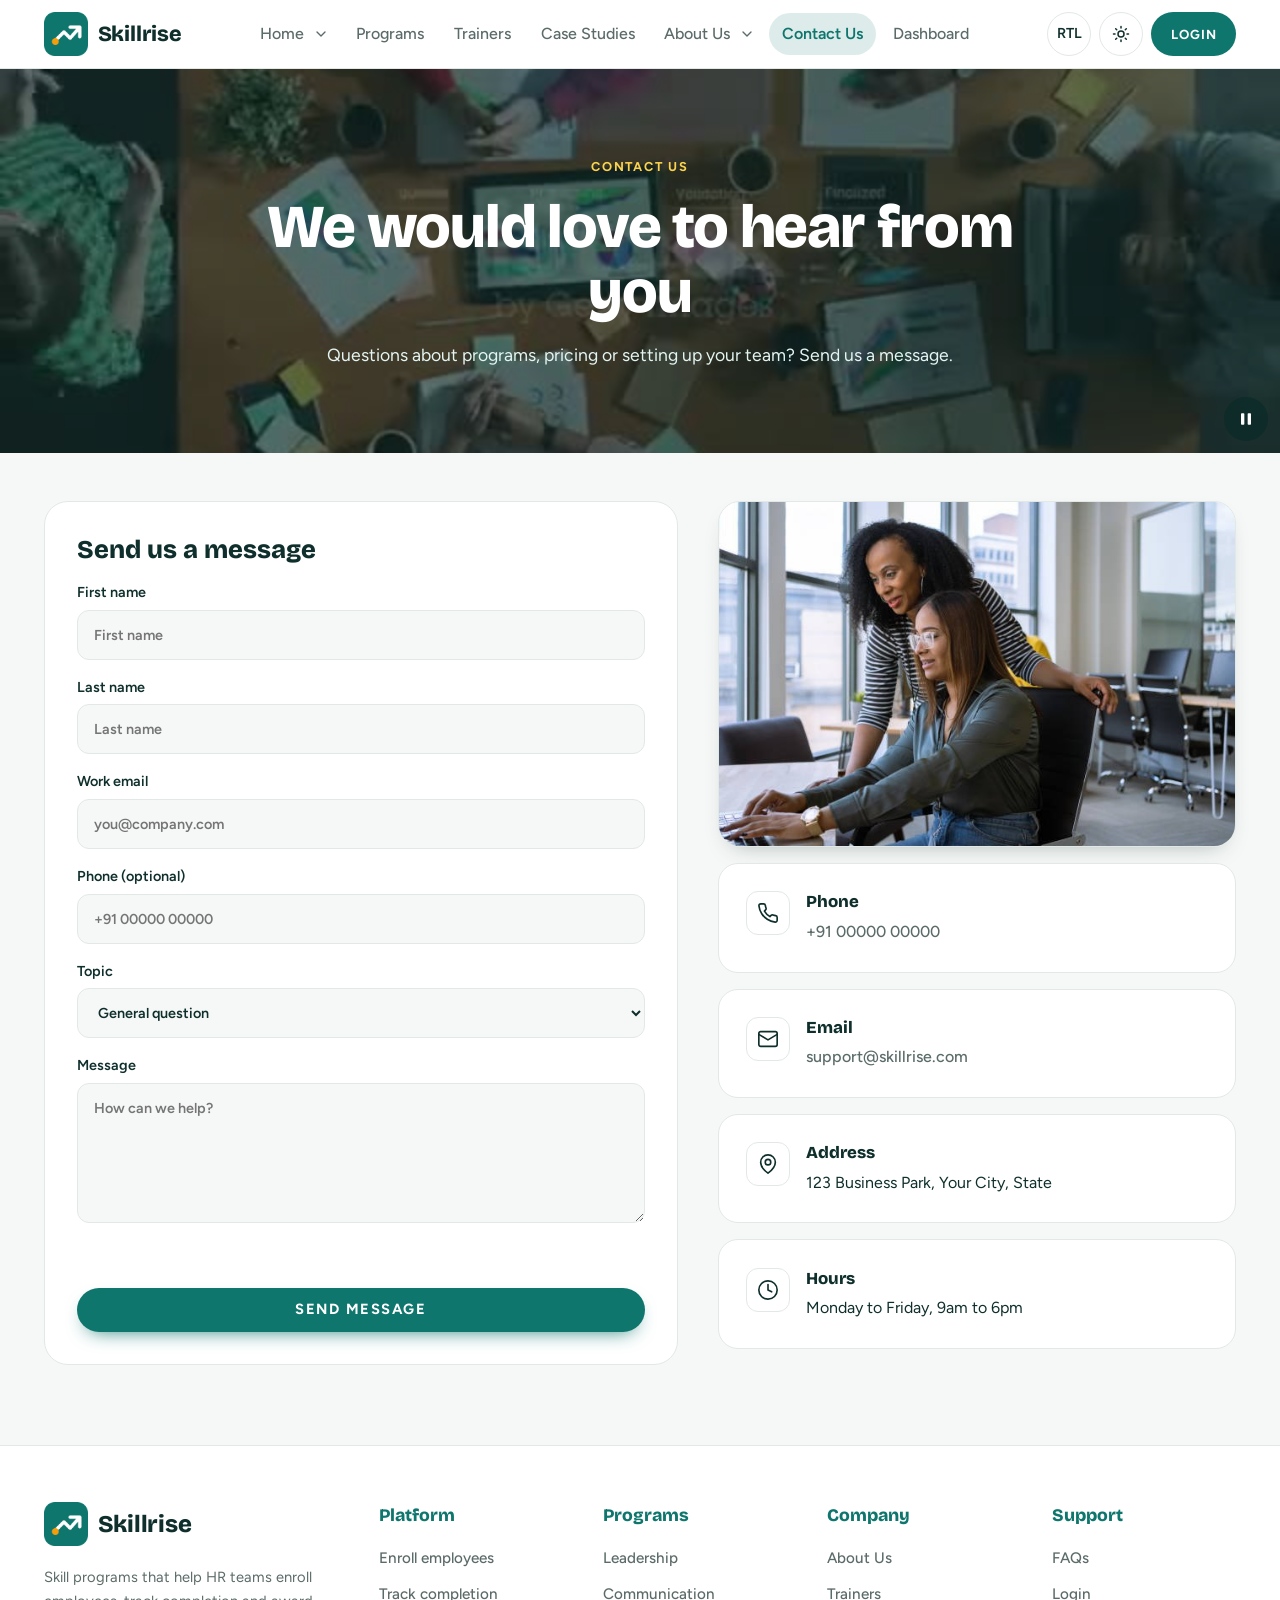
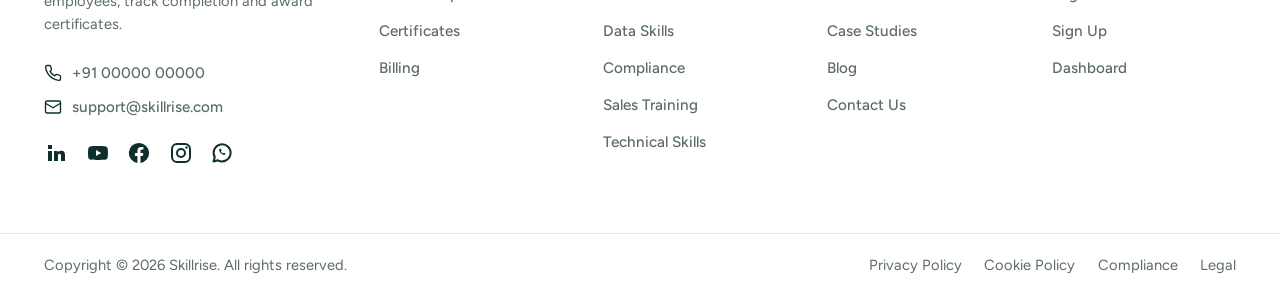
<file: contact.html>
<!DOCTYPE html>
<html lang="en" dir="ltr">
<head>
<meta charset="utf-8">
<meta name="viewport" content="width=device-width, initial-scale=1, viewport-fit=cover">
<title>Skillrise – Contact Us</title>
<link rel="icon" href="assets/img/logo.svg" type="image/svg+xml">
<meta property="og:image" content="assets/img/poster-city.jpg">
<meta property="og:title" content="Skillrise – Corporate training for HR teams">
<meta name="theme-color" content="#0F766E">
<link href="https://fonts.googleapis.com/css2?family=Bricolage+Grotesque:wght@600;700;800&family=Figtree:wght@400;500;600;700&display=swap" rel="stylesheet">
<link rel="stylesheet" href="css/base.css">
<link rel="stylesheet" href="css/inner.css">
<link rel="stylesheet" href="css/pages.css">
</head>
<body>
<header class="site-header"><div class="bar"><a class="brand" href="index.html" aria-label="Skillrise"><img class="logo" src="assets/img/logo.png" alt="Skillrise logo" width="44" height="44">Skillrise</a><nav id="nav" aria-label="Main"><div class="dd"><a href="index.html">Home</a><button class="chev" aria-expanded="false" aria-label="Home menu"><svg viewBox="0 0 24 24" fill="none" stroke="currentColor" stroke-width="2" stroke-linecap="round" stroke-linejoin="round"><path d="M6 9l6 6 6-6"/></svg></button><div class="menu"><a href="index.html">Classic</a><a href="premium.html">Premium</a></div></div><a href="programs.html">Programs</a><a href="trainers.html">Trainers</a><a href="case-studies.html">Case Studies</a><div class="dd"><a href="about.html">About Us</a><button class="chev" aria-expanded="false" aria-label="About Us menu"><svg viewBox="0 0 24 24" fill="none" stroke="currentColor" stroke-width="2" stroke-linecap="round" stroke-linejoin="round"><path d="M6 9l6 6 6-6"/></svg></button><div class="menu"><a href="about.html">Our story</a><a href="blog.html">Blog</a><a href="faq.html">FAQs</a></div></div><a href="contact.html" aria-current="page">Contact Us</a><a href="dashboard.html">Dashboard</a></nav><div class="tools">
      <button class="icon-btn" id="dir" aria-label="Toggle right-to-left layout">RTL</button>
      <button class="icon-btn" id="theme" aria-label="Toggle dark mode">
        <svg class="sun" viewBox="0 0 24 24" fill="none" stroke="currentColor" stroke-width="2" stroke-linecap="round"><circle cx="12" cy="12" r="4"/><path d="M12 2v2M12 20v2M4.9 4.9l1.4 1.4M17.7 17.7l1.4 1.4M2 12h2M20 12h2M4.9 19.1l1.4-1.4M17.7 6.3l1.4-1.4"/></svg>
        <svg class="moon" viewBox="0 0 24 24" fill="none" stroke="currentColor" stroke-width="2" stroke-linecap="round" stroke-linejoin="round"><path d="M21 12.8A9 9 0 1 1 11.2 3a7 7 0 0 0 9.8 9.8z"/></svg>
      </button>
      <a class="demo" href="login.html">Login</a>
      <button class="icon-btn menu-btn" id="menu" aria-label="Menu" aria-expanded="false"><svg viewBox="0 0 24 24" fill="none" stroke="currentColor" stroke-width="2" stroke-linecap="round"><path d="M4 7h16M4 12h16M4 17h16"/></svg></button>
    </div>
  </div>
</header>
<main class="pg pg-contact" id="contact"><section class="ph vhero center"><video class="vbg" data-v="team" data-p="poster-team" muted loop playsinline preload="none" aria-hidden="true"></video><div class="wrap"><span class="eyebrow">Contact Us</span><h1 class="h-title">We would love to hear from you</h1><p>Questions about programs, pricing or setting up your team? Send us a message.</p></div></section>
<section class="wrap sec"><div class="cgrid"><form class="cform reveal" novalidate><h2>Send us a message</h2>
<label>First name<input id="cf" type="text" placeholder="First name" autocomplete="given-name"></label>
<label>Last name<input id="cl" type="text" placeholder="Last name" autocomplete="family-name"></label>
<label>Work email<input id="ce" type="email" placeholder="you@company.com" autocomplete="email"></label>
<label>Phone (optional)<input id="cp" type="tel" placeholder="+91 00000 00000" autocomplete="tel"></label>
<label>Topic<select id="ct"><option>General question</option><option>Programs and pricing</option><option>Setting up my team</option><option>Billing</option><option>Something else</option></select></label>
<label>Message<textarea id="cm" placeholder="How can we help?"></textarea></label>
<p class="err" role="alert"></p><p class="ok" role="status"></p><button class="demo go" type="submit">Send message</button></form>
<div class="cinfo"><img class="fig reveal" src="assets/img/support-team.jpg" alt="Our support team helping a customer at a computer" width="612" height="408" loading="lazy"><div class="box2 reveal" style="--d:0.0s"><span class="ic"><svg viewBox="0 0 24 24" aria-hidden="true"><path d="M22 16.92v3a2 2 0 0 1-2.18 2 19.8 19.8 0 0 1-8.63-3.07 19.5 19.5 0 0 1-6-6A19.8 19.8 0 0 1 2.12 4.18 2 2 0 0 1 4.11 2h3a2 2 0 0 1 2 1.72c.13.96.36 1.9.7 2.81a2 2 0 0 1-.45 2.11L8.09 9.91a16 16 0 0 0 6 6l1.27-1.27a2 2 0 0 1 2.11-.45c.9.34 1.85.57 2.81.7A2 2 0 0 1 22 16.92z"/></svg></span><div><h3>Phone</h3><a href="tel:+910000000000" dir="ltr">+91 00000 00000</a></div></div><div class="box2 reveal" style="--d:0.08s"><span class="ic"><svg viewBox="0 0 24 24" aria-hidden="true"><rect x="2" y="4" width="20" height="16" rx="2"/><path d="m22 7-10 6L2 7"/></svg></span><div><h3>Email</h3><a href="mailto:support@skillrise.com">support@skillrise.com</a></div></div><div class="box2 reveal" style="--d:0.16s"><span class="ic"><svg viewBox="0 0 24 24" aria-hidden="true"><path d="M20 10c0 6-8 12-8 12s-8-6-8-12a8 8 0 0 1 16 0Z"/><circle cx="12" cy="10" r="3"/></svg></span><div><h3>Address</h3><span>123 Business Park, Your City, State</span></div></div><div class="box2 reveal" style="--d:0.24s"><span class="ic"><svg viewBox="0 0 24 24" aria-hidden="true"><circle cx="12" cy="12" r="10"/><path d="M12 6v6l4 2"/></svg></span><div><h3>Hours</h3><span>Monday to Friday, 9am to 6pm</span></div></div></div></div></section></main>
<footer class="site-footer"><div class="foot">
<div><a class="brand" href="index.html" aria-label="Skillrise"><img class="logo" src="assets/img/logo.png" alt="Skillrise logo" width="44" height="44">Skillrise</a><p class="copy">Skill programs that help HR teams enroll employees, track completion and award certificates.</p><ul class="fcontact"><li><svg viewBox="0 0 24 24" aria-hidden="true"><path d="M22 16.92v3a2 2 0 0 1-2.18 2 19.8 19.8 0 0 1-8.63-3.07 19.5 19.5 0 0 1-6-6A19.8 19.8 0 0 1 2.12 4.18 2 2 0 0 1 4.11 2h3a2 2 0 0 1 2 1.72c.13.96.36 1.9.7 2.81a2 2 0 0 1-.45 2.11L8.09 9.91a16 16 0 0 0 6 6l1.27-1.27a2 2 0 0 1 2.11-.45c.9.34 1.85.57 2.81.7A2 2 0 0 1 22 16.92z"/></svg><a href="tel:+910000000000" dir="ltr">+91 00000 00000</a></li><li><svg viewBox="0 0 24 24" aria-hidden="true"><rect x="2" y="4" width="20" height="16" rx="2"/><path d="m22 7-10 6L2 7"/></svg><a href="mailto:support@skillrise.com">support@skillrise.com</a></li></ul><div class="social">
        <a href="#" aria-label="LinkedIn"><svg viewBox="0 0 24 24" fill="currentColor"><path d="M4 4h4v4H4zM4 10h4v10H4zM10 10h3.6v1.5c.6-1 1.9-1.8 3.6-1.8 3 0 3.8 2 3.8 4.6V20h-4v-5c0-1.2-.2-2.2-1.5-2.2S14 13.8 14 15v5h-4z"/></svg></a>
        <a href="#" aria-label="YouTube"><svg viewBox="0 0 24 24" fill="currentColor"><path d="M21.6 7.2a2.5 2.5 0 0 0-1.8-1.8C18.2 5 12 5 12 5s-6.2 0-7.8.4A2.5 2.5 0 0 0 2.4 7.2C2 8.8 2 12 2 12s0 3.2.4 4.8a2.5 2.5 0 0 0 1.8 1.8C5.8 19 12 19 12 19s6.2 0 7.8-.4a2.5 2.5 0 0 0 1.8-1.8c.4-1.6.4-4.8.4-4.8s0-3.2-.4-4.8zM10 15V9l5.2 3z"/></svg></a>
        <a href="#" aria-label="Facebook"><svg viewBox="0 0 24 24" fill="currentColor"><path d="M12 2a10 10 0 0 0-1.6 19.9v-7H7.9V12h2.5V9.8c0-2.5 1.5-3.9 3.8-3.9 1.1 0 2.2.2 2.2.2v2.5h-1.3c-1.2 0-1.6.8-1.6 1.6V12h2.8l-.4 2.9h-2.4v7A10 10 0 0 0 12 2z"/></svg></a>
        <a href="#" aria-label="Instagram"><svg viewBox="0 0 24 24" fill="currentColor"><rect x="3" y="3" width="18" height="18" rx="5" fill="none" stroke="currentColor" stroke-width="2"/><circle cx="12" cy="12" r="4" fill="none" stroke="currentColor" stroke-width="2"/><circle cx="17.5" cy="6.5" r="1.2"/></svg></a>
        <a href="#" aria-label="WhatsApp"><svg viewBox="0 0 24 24" fill="currentColor"><path d="M3.5 20.5l1.3-4.3A8.5 8.5 0 1 1 8 19.3z" fill="none" stroke="currentColor" stroke-width="2" stroke-linejoin="round"/><path d="M9 8.5c.3 2.8 2.7 5.2 5.5 5.5l1.2-1.3-2-1-.8.7c-.9-.4-1.6-1.1-2-2l.7-.8-1-2z"/></svg></a>
      </div></div>
<div><h4>Platform</h4><ul><li><a href="dashboard.html">Enroll employees</a></li><li><a href="dashboard.html">Track completion</a></li><li><a href="dashboard.html">Certificates</a></li><li><a href="dashboard.html">Billing</a></li></ul></div>
<div><h4>Programs</h4><ul><li><a href="programs.html">Leadership</a></li><li><a href="programs.html">Communication</a></li><li><a href="programs.html">Data Skills</a></li><li><a href="programs.html">Compliance</a></li><li><a href="programs.html">Sales Training</a></li><li><a href="programs.html">Technical Skills</a></li></ul></div>
<div><h4>Company</h4><ul><li><a href="about.html">About Us</a></li><li><a href="trainers.html">Trainers</a></li><li><a href="case-studies.html">Case Studies</a></li><li><a href="blog.html">Blog</a></li><li><a href="contact.html">Contact Us</a></li></ul></div>
<div><h4>Support</h4><ul><li><a href="faq.html">FAQs</a></li><li><a href="login.html">Login</a></li><li><a href="signup.html">Sign Up</a></li><li><a href="dashboard.html">Dashboard</a></li></ul></div>
</div><div class="fbottom"><div><span>Copyright © 2026 Skillrise. All rights reserved.</span><ul><li><a href="#">Privacy Policy</a></li><li><a href="#">Cookie Policy</a></li><li><a href="#">Compliance</a></li><li><a href="#">Legal</a></li></ul></div></div></footer>
<script src="js/common.js"></script>
<script src="js/contact.js"></script>
</body>
</html>
</file>
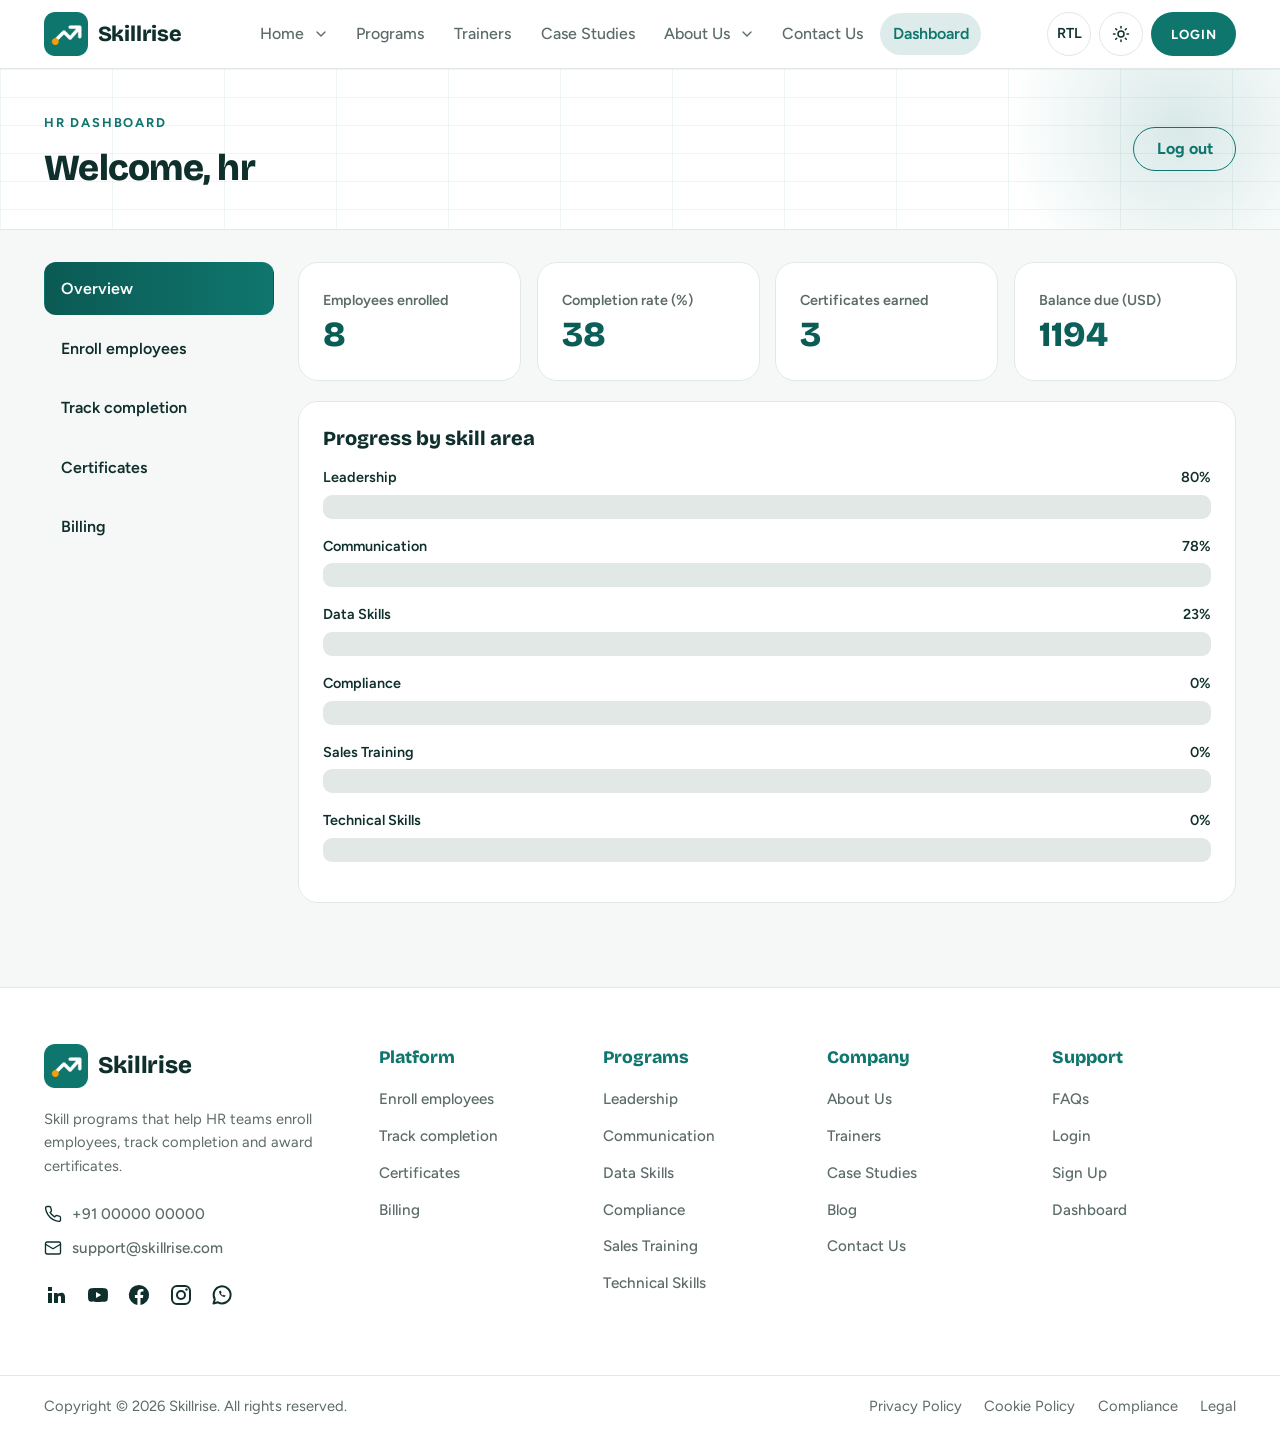
<file: dashboard.html>
<!DOCTYPE html>
<html lang="en" dir="ltr">
<head>
<meta charset="utf-8">
<meta name="viewport" content="width=device-width, initial-scale=1, viewport-fit=cover">
<title>Skillrise – HR Dashboard</title>
<link rel="icon" href="assets/img/logo.svg" type="image/svg+xml">
<meta property="og:image" content="assets/img/poster-city.jpg">
<meta property="og:title" content="Skillrise – Corporate training for HR teams">
<meta name="theme-color" content="#0F766E">
<link href="https://fonts.googleapis.com/css2?family=Bricolage+Grotesque:wght@600;700;800&family=Figtree:wght@400;500;600;700&display=swap" rel="stylesheet">
<link rel="stylesheet" href="css/base.css">
<link rel="stylesheet" href="css/inner.css">
<link rel="stylesheet" href="css/dashboard.css">
</head>
<body>
<header class="site-header"><div class="bar"><a class="brand" href="index.html" aria-label="Skillrise"><img class="logo" src="assets/img/logo.png" alt="Skillrise logo" width="44" height="44">Skillrise</a><nav id="nav" aria-label="Main"><div class="dd"><a href="index.html">Home</a><button class="chev" aria-expanded="false" aria-label="Home menu"><svg viewBox="0 0 24 24" fill="none" stroke="currentColor" stroke-width="2" stroke-linecap="round" stroke-linejoin="round"><path d="M6 9l6 6 6-6"/></svg></button><div class="menu"><a href="index.html">Classic</a><a href="premium.html">Premium</a></div></div><a href="programs.html">Programs</a><a href="trainers.html">Trainers</a><a href="case-studies.html">Case Studies</a><div class="dd"><a href="about.html">About Us</a><button class="chev" aria-expanded="false" aria-label="About Us menu"><svg viewBox="0 0 24 24" fill="none" stroke="currentColor" stroke-width="2" stroke-linecap="round" stroke-linejoin="round"><path d="M6 9l6 6 6-6"/></svg></button><div class="menu"><a href="about.html">Our story</a><a href="blog.html">Blog</a><a href="faq.html">FAQs</a></div></div><a href="contact.html">Contact Us</a><a href="dashboard.html" aria-current="page">Dashboard</a></nav><div class="tools">
      <button class="icon-btn" id="dir" aria-label="Toggle right-to-left layout">RTL</button>
      <button class="icon-btn" id="theme" aria-label="Toggle dark mode">
        <svg class="sun" viewBox="0 0 24 24" fill="none" stroke="currentColor" stroke-width="2" stroke-linecap="round"><circle cx="12" cy="12" r="4"/><path d="M12 2v2M12 20v2M4.9 4.9l1.4 1.4M17.7 17.7l1.4 1.4M2 12h2M20 12h2M4.9 19.1l1.4-1.4M17.7 6.3l1.4-1.4"/></svg>
        <svg class="moon" viewBox="0 0 24 24" fill="none" stroke="currentColor" stroke-width="2" stroke-linecap="round" stroke-linejoin="round"><path d="M21 12.8A9 9 0 1 1 11.2 3a7 7 0 0 0 9.8 9.8z"/></svg>
      </button>
      <a class="demo" href="login.html">Login</a>
      <button class="icon-btn menu-btn" id="menu" aria-label="Menu" aria-expanded="false"><svg viewBox="0 0 24 24" fill="none" stroke="currentColor" stroke-width="2" stroke-linecap="round"><path d="M4 7h16M4 12h16M4 17h16"/></svg></button>
    </div>
  </div>
</header>
<main class="pg pg-dash" id="dashboard"><section class="ph"><div class="wrap"><div><span class="eyebrow">HR dashboard</span><h1 class="h-title">Welcome, <span class="who">HR admin</span></h1></div><a class="out" href="login.html" data-go="login">Log out</a></div></section>
<div class="wrap layout"><nav class="side" aria-label="Dashboard"><button data-v="overview">Overview</button><button data-v="enroll">Enroll employees</button><button data-v="progress">Track completion</button><button data-v="certs">Certificates</button><button data-v="billing">Billing</button></nav><div class="main"></div></div></main>
<footer class="site-footer"><div class="foot">
<div><a class="brand" href="index.html" aria-label="Skillrise"><img class="logo" src="assets/img/logo.png" alt="Skillrise logo" width="44" height="44">Skillrise</a><p class="copy">Skill programs that help HR teams enroll employees, track completion and award certificates.</p><ul class="fcontact"><li><svg viewBox="0 0 24 24" aria-hidden="true"><path d="M22 16.92v3a2 2 0 0 1-2.18 2 19.8 19.8 0 0 1-8.63-3.07 19.5 19.5 0 0 1-6-6A19.8 19.8 0 0 1 2.12 4.18 2 2 0 0 1 4.11 2h3a2 2 0 0 1 2 1.72c.13.96.36 1.9.7 2.81a2 2 0 0 1-.45 2.11L8.09 9.91a16 16 0 0 0 6 6l1.27-1.27a2 2 0 0 1 2.11-.45c.9.34 1.85.57 2.81.7A2 2 0 0 1 22 16.92z"/></svg><a href="tel:+910000000000" dir="ltr">+91 00000 00000</a></li><li><svg viewBox="0 0 24 24" aria-hidden="true"><rect x="2" y="4" width="20" height="16" rx="2"/><path d="m22 7-10 6L2 7"/></svg><a href="mailto:support@skillrise.com">support@skillrise.com</a></li></ul><div class="social">
        <a href="#" aria-label="LinkedIn"><svg viewBox="0 0 24 24" fill="currentColor"><path d="M4 4h4v4H4zM4 10h4v10H4zM10 10h3.6v1.5c.6-1 1.9-1.8 3.6-1.8 3 0 3.8 2 3.8 4.6V20h-4v-5c0-1.2-.2-2.2-1.5-2.2S14 13.8 14 15v5h-4z"/></svg></a>
        <a href="#" aria-label="YouTube"><svg viewBox="0 0 24 24" fill="currentColor"><path d="M21.6 7.2a2.5 2.5 0 0 0-1.8-1.8C18.2 5 12 5 12 5s-6.2 0-7.8.4A2.5 2.5 0 0 0 2.4 7.2C2 8.8 2 12 2 12s0 3.2.4 4.8a2.5 2.5 0 0 0 1.8 1.8C5.8 19 12 19 12 19s6.2 0 7.8-.4a2.5 2.5 0 0 0 1.8-1.8c.4-1.6.4-4.8.4-4.8s0-3.2-.4-4.8zM10 15V9l5.2 3z"/></svg></a>
        <a href="#" aria-label="Facebook"><svg viewBox="0 0 24 24" fill="currentColor"><path d="M12 2a10 10 0 0 0-1.6 19.9v-7H7.9V12h2.5V9.8c0-2.5 1.5-3.9 3.8-3.9 1.1 0 2.2.2 2.2.2v2.5h-1.3c-1.2 0-1.6.8-1.6 1.6V12h2.8l-.4 2.9h-2.4v7A10 10 0 0 0 12 2z"/></svg></a>
        <a href="#" aria-label="Instagram"><svg viewBox="0 0 24 24" fill="currentColor"><rect x="3" y="3" width="18" height="18" rx="5" fill="none" stroke="currentColor" stroke-width="2"/><circle cx="12" cy="12" r="4" fill="none" stroke="currentColor" stroke-width="2"/><circle cx="17.5" cy="6.5" r="1.2"/></svg></a>
        <a href="#" aria-label="WhatsApp"><svg viewBox="0 0 24 24" fill="currentColor"><path d="M3.5 20.5l1.3-4.3A8.5 8.5 0 1 1 8 19.3z" fill="none" stroke="currentColor" stroke-width="2" stroke-linejoin="round"/><path d="M9 8.5c.3 2.8 2.7 5.2 5.5 5.5l1.2-1.3-2-1-.8.7c-.9-.4-1.6-1.1-2-2l.7-.8-1-2z"/></svg></a>
      </div></div>
<div><h4>Platform</h4><ul><li><a href="dashboard.html">Enroll employees</a></li><li><a href="dashboard.html">Track completion</a></li><li><a href="dashboard.html">Certificates</a></li><li><a href="dashboard.html">Billing</a></li></ul></div>
<div><h4>Programs</h4><ul><li><a href="programs.html">Leadership</a></li><li><a href="programs.html">Communication</a></li><li><a href="programs.html">Data Skills</a></li><li><a href="programs.html">Compliance</a></li><li><a href="programs.html">Sales Training</a></li><li><a href="programs.html">Technical Skills</a></li></ul></div>
<div><h4>Company</h4><ul><li><a href="about.html">About Us</a></li><li><a href="trainers.html">Trainers</a></li><li><a href="case-studies.html">Case Studies</a></li><li><a href="blog.html">Blog</a></li><li><a href="contact.html">Contact Us</a></li></ul></div>
<div><h4>Support</h4><ul><li><a href="faq.html">FAQs</a></li><li><a href="login.html">Login</a></li><li><a href="signup.html">Sign Up</a></li><li><a href="dashboard.html">Dashboard</a></li></ul></div>
</div><div class="fbottom"><div><span>Copyright © 2026 Skillrise. All rights reserved.</span><ul><li><a href="#">Privacy Policy</a></li><li><a href="#">Cookie Policy</a></li><li><a href="#">Compliance</a></li><li><a href="#">Legal</a></li></ul></div></div></footer>
<script src="js/common.js"></script>
<script src="js/data.js"></script>
<script src="js/dashboard.js"></script>
</body>
</html>
</file>
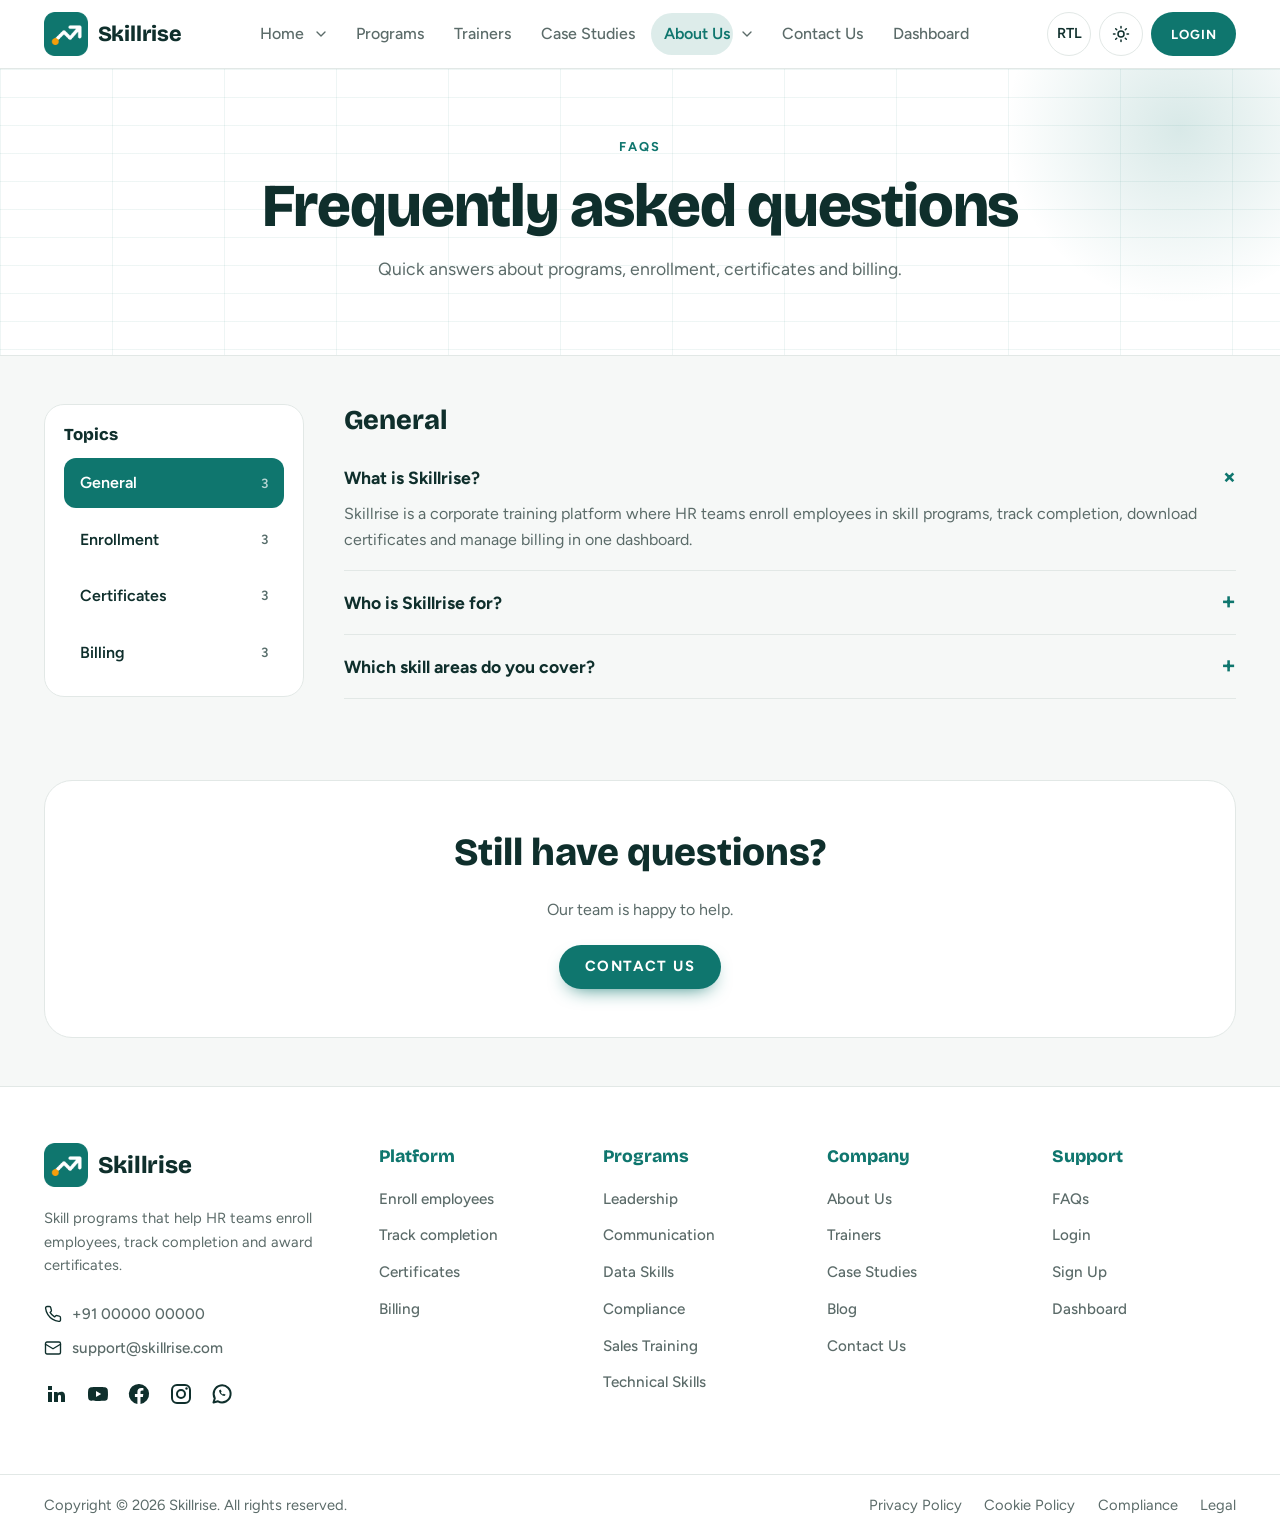
<file: faq.html>
<!DOCTYPE html>
<html lang="en" dir="ltr">
<head>
<meta charset="utf-8">
<meta name="viewport" content="width=device-width, initial-scale=1, viewport-fit=cover">
<title>Skillrise – FAQs</title>
<link rel="icon" href="assets/img/logo.svg" type="image/svg+xml">
<meta property="og:image" content="assets/img/poster-city.jpg">
<meta property="og:title" content="Skillrise – Corporate training for HR teams">
<meta name="theme-color" content="#0F766E">
<link href="https://fonts.googleapis.com/css2?family=Bricolage+Grotesque:wght@600;700;800&family=Figtree:wght@400;500;600;700&display=swap" rel="stylesheet">
<link rel="stylesheet" href="css/base.css">
<link rel="stylesheet" href="css/inner.css">
<link rel="stylesheet" href="css/pages.css">
</head>
<body>
<header class="site-header"><div class="bar"><a class="brand" href="index.html" aria-label="Skillrise"><img class="logo" src="assets/img/logo.png" alt="Skillrise logo" width="44" height="44">Skillrise</a><nav id="nav" aria-label="Main"><div class="dd"><a href="index.html">Home</a><button class="chev" aria-expanded="false" aria-label="Home menu"><svg viewBox="0 0 24 24" fill="none" stroke="currentColor" stroke-width="2" stroke-linecap="round" stroke-linejoin="round"><path d="M6 9l6 6 6-6"/></svg></button><div class="menu"><a href="index.html">Classic</a><a href="premium.html">Premium</a></div></div><a href="programs.html">Programs</a><a href="trainers.html">Trainers</a><a href="case-studies.html">Case Studies</a><div class="dd"><a href="about.html" aria-current="page">About Us</a><button class="chev" aria-expanded="false" aria-label="About Us menu"><svg viewBox="0 0 24 24" fill="none" stroke="currentColor" stroke-width="2" stroke-linecap="round" stroke-linejoin="round"><path d="M6 9l6 6 6-6"/></svg></button><div class="menu"><a href="about.html">Our story</a><a href="blog.html">Blog</a><a href="faq.html" aria-current="page">FAQs</a></div></div><a href="contact.html">Contact Us</a><a href="dashboard.html">Dashboard</a></nav><div class="tools">
      <button class="icon-btn" id="dir" aria-label="Toggle right-to-left layout">RTL</button>
      <button class="icon-btn" id="theme" aria-label="Toggle dark mode">
        <svg class="sun" viewBox="0 0 24 24" fill="none" stroke="currentColor" stroke-width="2" stroke-linecap="round"><circle cx="12" cy="12" r="4"/><path d="M12 2v2M12 20v2M4.9 4.9l1.4 1.4M17.7 17.7l1.4 1.4M2 12h2M20 12h2M4.9 19.1l1.4-1.4M17.7 6.3l1.4-1.4"/></svg>
        <svg class="moon" viewBox="0 0 24 24" fill="none" stroke="currentColor" stroke-width="2" stroke-linecap="round" stroke-linejoin="round"><path d="M21 12.8A9 9 0 1 1 11.2 3a7 7 0 0 0 9.8 9.8z"/></svg>
      </button>
      <a class="demo" href="login.html">Login</a>
      <button class="icon-btn menu-btn" id="menu" aria-label="Menu" aria-expanded="false"><svg viewBox="0 0 24 24" fill="none" stroke="currentColor" stroke-width="2" stroke-linecap="round"><path d="M4 7h16M4 12h16M4 17h16"/></svg></button>
    </div>
  </div>
</header>
<main class="pg pg-faq" id="faq"><section class="ph center"><div class="wrap"><span class="eyebrow">FAQs</span><h1 class="h-title">Frequently asked questions</h1><p>Quick answers about programs, enrollment, certificates and billing.</p></div></section><section class="wrap sec"><div class="faqlay"><aside class="rail"><h3>Topics</h3><div class="rail-btns"></div></aside><div class="faqs"></div></div></section><section class="wrap"><div class="cta-panel reveal"><h2>Still have questions?</h2><p>Our team is happy to help.</p><a class="demo" href="contact.html">Contact Us</a></div></section></main>
<footer class="site-footer"><div class="foot">
<div><a class="brand" href="index.html" aria-label="Skillrise"><img class="logo" src="assets/img/logo.png" alt="Skillrise logo" width="44" height="44">Skillrise</a><p class="copy">Skill programs that help HR teams enroll employees, track completion and award certificates.</p><ul class="fcontact"><li><svg viewBox="0 0 24 24" aria-hidden="true"><path d="M22 16.92v3a2 2 0 0 1-2.18 2 19.8 19.8 0 0 1-8.63-3.07 19.5 19.5 0 0 1-6-6A19.8 19.8 0 0 1 2.12 4.18 2 2 0 0 1 4.11 2h3a2 2 0 0 1 2 1.72c.13.96.36 1.9.7 2.81a2 2 0 0 1-.45 2.11L8.09 9.91a16 16 0 0 0 6 6l1.27-1.27a2 2 0 0 1 2.11-.45c.9.34 1.85.57 2.81.7A2 2 0 0 1 22 16.92z"/></svg><a href="tel:+910000000000" dir="ltr">+91 00000 00000</a></li><li><svg viewBox="0 0 24 24" aria-hidden="true"><rect x="2" y="4" width="20" height="16" rx="2"/><path d="m22 7-10 6L2 7"/></svg><a href="mailto:support@skillrise.com">support@skillrise.com</a></li></ul><div class="social">
        <a href="#" aria-label="LinkedIn"><svg viewBox="0 0 24 24" fill="currentColor"><path d="M4 4h4v4H4zM4 10h4v10H4zM10 10h3.6v1.5c.6-1 1.9-1.8 3.6-1.8 3 0 3.8 2 3.8 4.6V20h-4v-5c0-1.2-.2-2.2-1.5-2.2S14 13.8 14 15v5h-4z"/></svg></a>
        <a href="#" aria-label="YouTube"><svg viewBox="0 0 24 24" fill="currentColor"><path d="M21.6 7.2a2.5 2.5 0 0 0-1.8-1.8C18.2 5 12 5 12 5s-6.2 0-7.8.4A2.5 2.5 0 0 0 2.4 7.2C2 8.8 2 12 2 12s0 3.2.4 4.8a2.5 2.5 0 0 0 1.8 1.8C5.8 19 12 19 12 19s6.2 0 7.8-.4a2.5 2.5 0 0 0 1.8-1.8c.4-1.6.4-4.8.4-4.8s0-3.2-.4-4.8zM10 15V9l5.2 3z"/></svg></a>
        <a href="#" aria-label="Facebook"><svg viewBox="0 0 24 24" fill="currentColor"><path d="M12 2a10 10 0 0 0-1.6 19.9v-7H7.9V12h2.5V9.8c0-2.5 1.5-3.9 3.8-3.9 1.1 0 2.2.2 2.2.2v2.5h-1.3c-1.2 0-1.6.8-1.6 1.6V12h2.8l-.4 2.9h-2.4v7A10 10 0 0 0 12 2z"/></svg></a>
        <a href="#" aria-label="Instagram"><svg viewBox="0 0 24 24" fill="currentColor"><rect x="3" y="3" width="18" height="18" rx="5" fill="none" stroke="currentColor" stroke-width="2"/><circle cx="12" cy="12" r="4" fill="none" stroke="currentColor" stroke-width="2"/><circle cx="17.5" cy="6.5" r="1.2"/></svg></a>
        <a href="#" aria-label="WhatsApp"><svg viewBox="0 0 24 24" fill="currentColor"><path d="M3.5 20.5l1.3-4.3A8.5 8.5 0 1 1 8 19.3z" fill="none" stroke="currentColor" stroke-width="2" stroke-linejoin="round"/><path d="M9 8.5c.3 2.8 2.7 5.2 5.5 5.5l1.2-1.3-2-1-.8.7c-.9-.4-1.6-1.1-2-2l.7-.8-1-2z"/></svg></a>
      </div></div>
<div><h4>Platform</h4><ul><li><a href="dashboard.html">Enroll employees</a></li><li><a href="dashboard.html">Track completion</a></li><li><a href="dashboard.html">Certificates</a></li><li><a href="dashboard.html">Billing</a></li></ul></div>
<div><h4>Programs</h4><ul><li><a href="programs.html">Leadership</a></li><li><a href="programs.html">Communication</a></li><li><a href="programs.html">Data Skills</a></li><li><a href="programs.html">Compliance</a></li><li><a href="programs.html">Sales Training</a></li><li><a href="programs.html">Technical Skills</a></li></ul></div>
<div><h4>Company</h4><ul><li><a href="about.html">About Us</a></li><li><a href="trainers.html">Trainers</a></li><li><a href="case-studies.html">Case Studies</a></li><li><a href="blog.html">Blog</a></li><li><a href="contact.html">Contact Us</a></li></ul></div>
<div><h4>Support</h4><ul><li><a href="faq.html">FAQs</a></li><li><a href="login.html">Login</a></li><li><a href="signup.html">Sign Up</a></li><li><a href="dashboard.html">Dashboard</a></li></ul></div>
</div><div class="fbottom"><div><span>Copyright © 2026 Skillrise. All rights reserved.</span><ul><li><a href="#">Privacy Policy</a></li><li><a href="#">Cookie Policy</a></li><li><a href="#">Compliance</a></li><li><a href="#">Legal</a></li></ul></div></div></footer>
<script src="js/common.js"></script>
<script src="js/data.js"></script>
<script src="js/faq.js"></script>
</body>
</html>
</file>
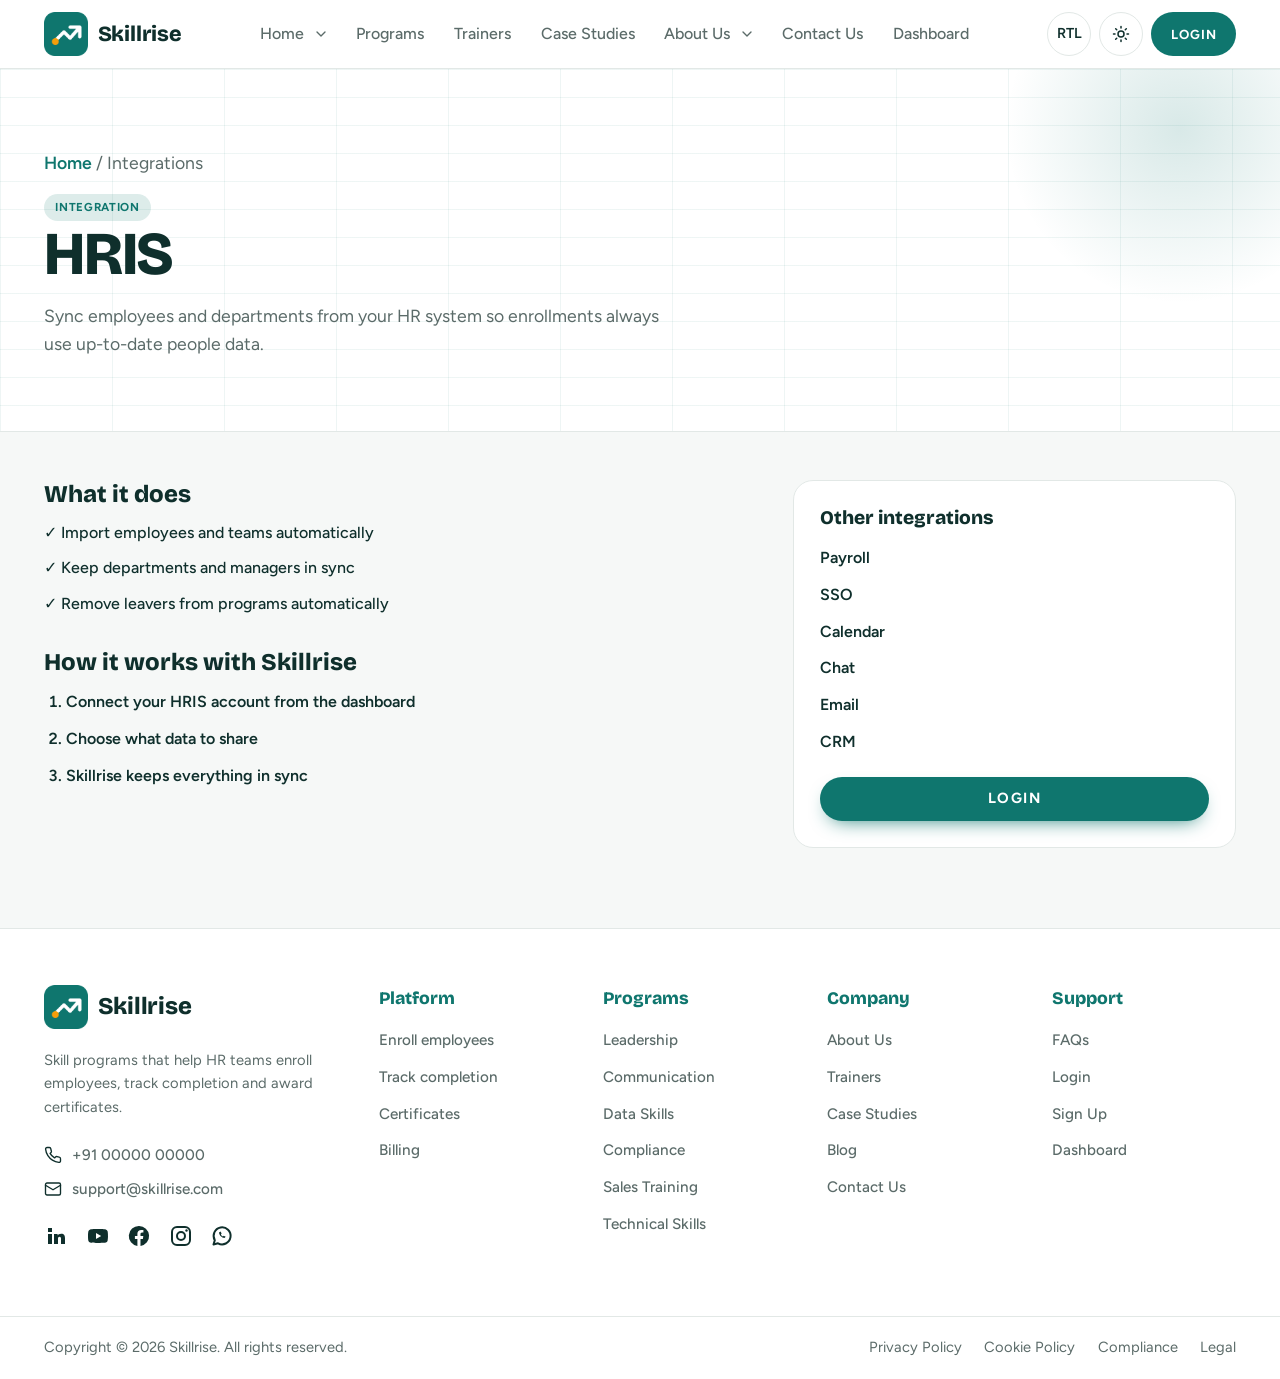
<file: integration.html>
<!DOCTYPE html>
<html lang="en" dir="ltr">
<head>
<meta charset="utf-8">
<meta name="viewport" content="width=device-width, initial-scale=1, viewport-fit=cover">
<title>Skillrise – Integration</title>
<link rel="icon" href="assets/img/logo.svg" type="image/svg+xml">
<meta property="og:image" content="assets/img/poster-city.jpg">
<meta property="og:title" content="Skillrise – Corporate training for HR teams">
<meta name="theme-color" content="#0F766E">
<link href="https://fonts.googleapis.com/css2?family=Bricolage+Grotesque:wght@600;700;800&family=Figtree:wght@400;500;600;700&display=swap" rel="stylesheet">
<link rel="stylesheet" href="css/base.css">
<link rel="stylesheet" href="css/inner.css">
<link rel="stylesheet" href="css/pages.css">
</head>
<body>
<header class="site-header"><div class="bar"><a class="brand" href="index.html" aria-label="Skillrise"><img class="logo" src="assets/img/logo.png" alt="Skillrise logo" width="44" height="44">Skillrise</a><nav id="nav" aria-label="Main"><div class="dd"><a href="index.html">Home</a><button class="chev" aria-expanded="false" aria-label="Home menu"><svg viewBox="0 0 24 24" fill="none" stroke="currentColor" stroke-width="2" stroke-linecap="round" stroke-linejoin="round"><path d="M6 9l6 6 6-6"/></svg></button><div class="menu"><a href="index.html">Classic</a><a href="premium.html">Premium</a></div></div><a href="programs.html">Programs</a><a href="trainers.html">Trainers</a><a href="case-studies.html">Case Studies</a><div class="dd"><a href="about.html">About Us</a><button class="chev" aria-expanded="false" aria-label="About Us menu"><svg viewBox="0 0 24 24" fill="none" stroke="currentColor" stroke-width="2" stroke-linecap="round" stroke-linejoin="round"><path d="M6 9l6 6 6-6"/></svg></button><div class="menu"><a href="about.html">Our story</a><a href="blog.html">Blog</a><a href="faq.html">FAQs</a></div></div><a href="contact.html">Contact Us</a><a href="dashboard.html">Dashboard</a></nav><div class="tools">
      <button class="icon-btn" id="dir" aria-label="Toggle right-to-left layout">RTL</button>
      <button class="icon-btn" id="theme" aria-label="Toggle dark mode">
        <svg class="sun" viewBox="0 0 24 24" fill="none" stroke="currentColor" stroke-width="2" stroke-linecap="round"><circle cx="12" cy="12" r="4"/><path d="M12 2v2M12 20v2M4.9 4.9l1.4 1.4M17.7 17.7l1.4 1.4M2 12h2M20 12h2M4.9 19.1l1.4-1.4M17.7 6.3l1.4-1.4"/></svg>
        <svg class="moon" viewBox="0 0 24 24" fill="none" stroke="currentColor" stroke-width="2" stroke-linecap="round" stroke-linejoin="round"><path d="M21 12.8A9 9 0 1 1 11.2 3a7 7 0 0 0 9.8 9.8z"/></svg>
      </button>
      <a class="demo" href="login.html">Login</a>
      <button class="icon-btn menu-btn" id="menu" aria-label="Menu" aria-expanded="false"><svg viewBox="0 0 24 24" fill="none" stroke="currentColor" stroke-width="2" stroke-linecap="round"><path d="M4 7h16M4 12h16M4 17h16"/></svg></button>
    </div>
  </div>
</header>
<main class="pg pg-integration" id="integration"><section class="ph"><div class="wrap"><p class="crumb"></p><span class="tag"></span><h1 class="h-title pt"></h1><p class="pd"></p></div></section><section class="wrap sec"><div class="dgrid"><div class="body"></div><aside class="side-card"></aside></div></section></main>
<footer class="site-footer"><div class="foot">
<div><a class="brand" href="index.html" aria-label="Skillrise"><img class="logo" src="assets/img/logo.png" alt="Skillrise logo" width="44" height="44">Skillrise</a><p class="copy">Skill programs that help HR teams enroll employees, track completion and award certificates.</p><ul class="fcontact"><li><svg viewBox="0 0 24 24" aria-hidden="true"><path d="M22 16.92v3a2 2 0 0 1-2.18 2 19.8 19.8 0 0 1-8.63-3.07 19.5 19.5 0 0 1-6-6A19.8 19.8 0 0 1 2.12 4.18 2 2 0 0 1 4.11 2h3a2 2 0 0 1 2 1.72c.13.96.36 1.9.7 2.81a2 2 0 0 1-.45 2.11L8.09 9.91a16 16 0 0 0 6 6l1.27-1.27a2 2 0 0 1 2.11-.45c.9.34 1.85.57 2.81.7A2 2 0 0 1 22 16.92z"/></svg><a href="tel:+910000000000" dir="ltr">+91 00000 00000</a></li><li><svg viewBox="0 0 24 24" aria-hidden="true"><rect x="2" y="4" width="20" height="16" rx="2"/><path d="m22 7-10 6L2 7"/></svg><a href="mailto:support@skillrise.com">support@skillrise.com</a></li></ul><div class="social">
        <a href="#" aria-label="LinkedIn"><svg viewBox="0 0 24 24" fill="currentColor"><path d="M4 4h4v4H4zM4 10h4v10H4zM10 10h3.6v1.5c.6-1 1.9-1.8 3.6-1.8 3 0 3.8 2 3.8 4.6V20h-4v-5c0-1.2-.2-2.2-1.5-2.2S14 13.8 14 15v5h-4z"/></svg></a>
        <a href="#" aria-label="YouTube"><svg viewBox="0 0 24 24" fill="currentColor"><path d="M21.6 7.2a2.5 2.5 0 0 0-1.8-1.8C18.2 5 12 5 12 5s-6.2 0-7.8.4A2.5 2.5 0 0 0 2.4 7.2C2 8.8 2 12 2 12s0 3.2.4 4.8a2.5 2.5 0 0 0 1.8 1.8C5.8 19 12 19 12 19s6.2 0 7.8-.4a2.5 2.5 0 0 0 1.8-1.8c.4-1.6.4-4.8.4-4.8s0-3.2-.4-4.8zM10 15V9l5.2 3z"/></svg></a>
        <a href="#" aria-label="Facebook"><svg viewBox="0 0 24 24" fill="currentColor"><path d="M12 2a10 10 0 0 0-1.6 19.9v-7H7.9V12h2.5V9.8c0-2.5 1.5-3.9 3.8-3.9 1.1 0 2.2.2 2.2.2v2.5h-1.3c-1.2 0-1.6.8-1.6 1.6V12h2.8l-.4 2.9h-2.4v7A10 10 0 0 0 12 2z"/></svg></a>
        <a href="#" aria-label="Instagram"><svg viewBox="0 0 24 24" fill="currentColor"><rect x="3" y="3" width="18" height="18" rx="5" fill="none" stroke="currentColor" stroke-width="2"/><circle cx="12" cy="12" r="4" fill="none" stroke="currentColor" stroke-width="2"/><circle cx="17.5" cy="6.5" r="1.2"/></svg></a>
        <a href="#" aria-label="WhatsApp"><svg viewBox="0 0 24 24" fill="currentColor"><path d="M3.5 20.5l1.3-4.3A8.5 8.5 0 1 1 8 19.3z" fill="none" stroke="currentColor" stroke-width="2" stroke-linejoin="round"/><path d="M9 8.5c.3 2.8 2.7 5.2 5.5 5.5l1.2-1.3-2-1-.8.7c-.9-.4-1.6-1.1-2-2l.7-.8-1-2z"/></svg></a>
      </div></div>
<div><h4>Platform</h4><ul><li><a href="dashboard.html">Enroll employees</a></li><li><a href="dashboard.html">Track completion</a></li><li><a href="dashboard.html">Certificates</a></li><li><a href="dashboard.html">Billing</a></li></ul></div>
<div><h4>Programs</h4><ul><li><a href="programs.html">Leadership</a></li><li><a href="programs.html">Communication</a></li><li><a href="programs.html">Data Skills</a></li><li><a href="programs.html">Compliance</a></li><li><a href="programs.html">Sales Training</a></li><li><a href="programs.html">Technical Skills</a></li></ul></div>
<div><h4>Company</h4><ul><li><a href="about.html">About Us</a></li><li><a href="trainers.html">Trainers</a></li><li><a href="case-studies.html">Case Studies</a></li><li><a href="blog.html">Blog</a></li><li><a href="contact.html">Contact Us</a></li></ul></div>
<div><h4>Support</h4><ul><li><a href="faq.html">FAQs</a></li><li><a href="login.html">Login</a></li><li><a href="signup.html">Sign Up</a></li><li><a href="dashboard.html">Dashboard</a></li></ul></div>
</div><div class="fbottom"><div><span>Copyright © 2026 Skillrise. All rights reserved.</span><ul><li><a href="#">Privacy Policy</a></li><li><a href="#">Cookie Policy</a></li><li><a href="#">Compliance</a></li><li><a href="#">Legal</a></li></ul></div></div></footer>
<script src="js/common.js"></script>
<script src="js/data.js"></script>
<script src="js/integration.js"></script>
</body>
</html>
</file>
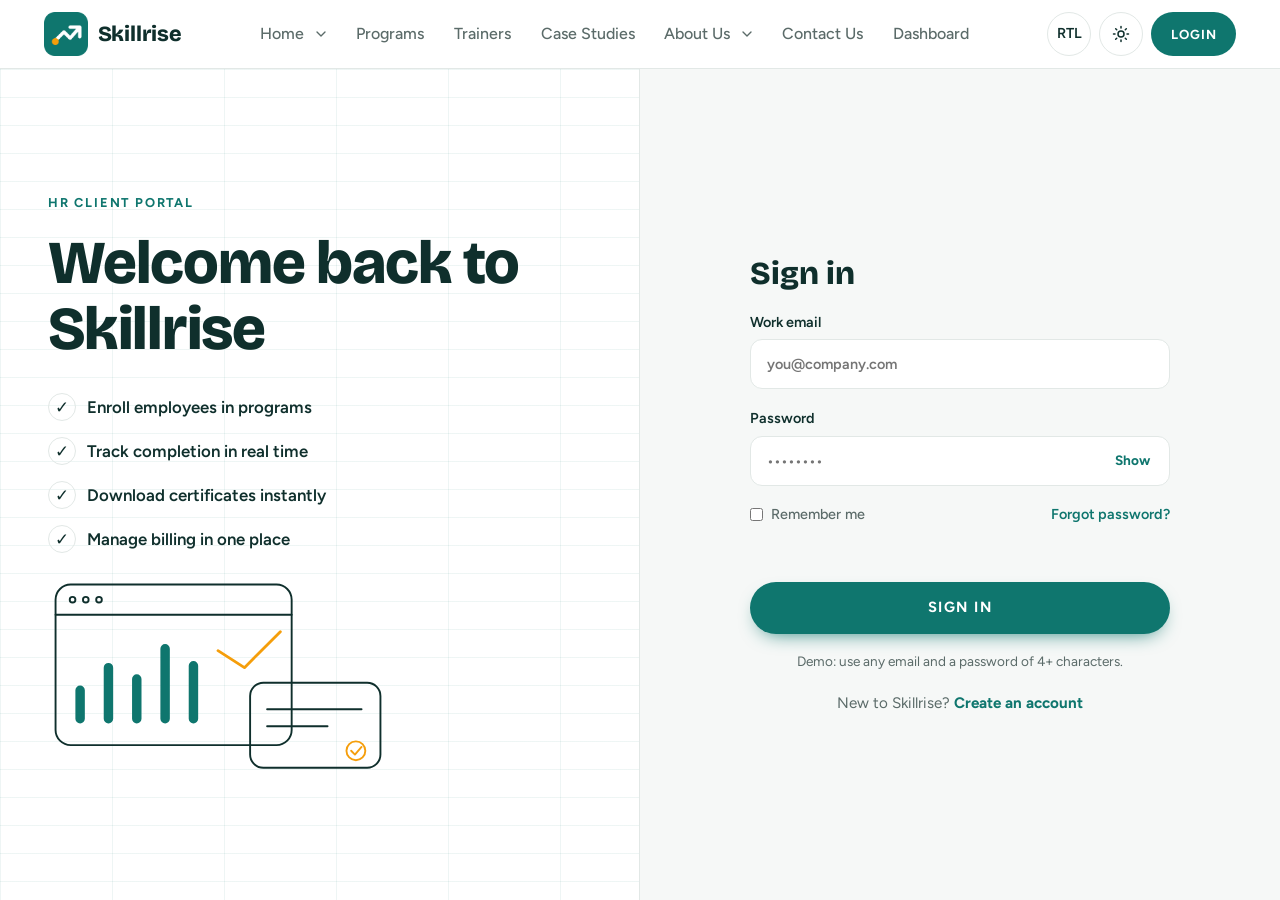
<file: login.html>
<!DOCTYPE html>
<html lang="en" dir="ltr">
<head>
<meta charset="utf-8">
<meta name="viewport" content="width=device-width, initial-scale=1, viewport-fit=cover">
<title>Skillrise – Login</title>
<link rel="icon" href="assets/img/logo.svg" type="image/svg+xml">
<meta property="og:image" content="assets/img/poster-city.jpg">
<meta property="og:title" content="Skillrise – Corporate training for HR teams">
<meta name="theme-color" content="#0F766E">
<link href="https://fonts.googleapis.com/css2?family=Bricolage+Grotesque:wght@600;700;800&family=Figtree:wght@400;500;600;700&display=swap" rel="stylesheet">
<link rel="stylesheet" href="css/base.css">
<link rel="stylesheet" href="css/inner.css">
<link rel="stylesheet" href="css/login.css">
</head>
<body class="login-page">
<header class="site-header"><div class="bar"><a class="brand" href="index.html" aria-label="Skillrise"><img class="logo" src="assets/img/logo.png" alt="Skillrise logo" width="44" height="44">Skillrise</a><nav id="nav" aria-label="Main"><div class="dd"><a href="index.html">Home</a><button class="chev" aria-expanded="false" aria-label="Home menu"><svg viewBox="0 0 24 24" fill="none" stroke="currentColor" stroke-width="2" stroke-linecap="round" stroke-linejoin="round"><path d="M6 9l6 6 6-6"/></svg></button><div class="menu"><a href="index.html">Classic</a><a href="premium.html">Premium</a></div></div><a href="programs.html">Programs</a><a href="trainers.html">Trainers</a><a href="case-studies.html">Case Studies</a><div class="dd"><a href="about.html">About Us</a><button class="chev" aria-expanded="false" aria-label="About Us menu"><svg viewBox="0 0 24 24" fill="none" stroke="currentColor" stroke-width="2" stroke-linecap="round" stroke-linejoin="round"><path d="M6 9l6 6 6-6"/></svg></button><div class="menu"><a href="about.html">Our story</a><a href="blog.html">Blog</a><a href="faq.html">FAQs</a></div></div><a href="contact.html">Contact Us</a><a href="dashboard.html">Dashboard</a></nav><div class="tools">
      <button class="icon-btn" id="dir" aria-label="Toggle right-to-left layout">RTL</button>
      <button class="icon-btn" id="theme" aria-label="Toggle dark mode">
        <svg class="sun" viewBox="0 0 24 24" fill="none" stroke="currentColor" stroke-width="2" stroke-linecap="round"><circle cx="12" cy="12" r="4"/><path d="M12 2v2M12 20v2M4.9 4.9l1.4 1.4M17.7 17.7l1.4 1.4M2 12h2M20 12h2M4.9 19.1l1.4-1.4M17.7 6.3l1.4-1.4"/></svg>
        <svg class="moon" viewBox="0 0 24 24" fill="none" stroke="currentColor" stroke-width="2" stroke-linecap="round" stroke-linejoin="round"><path d="M21 12.8A9 9 0 1 1 11.2 3a7 7 0 0 0 9.8 9.8z"/></svg>
      </button>
      <a class="demo" href="login.html">Login</a>
      <button class="icon-btn menu-btn" id="menu" aria-label="Menu" aria-expanded="false"><svg viewBox="0 0 24 24" fill="none" stroke="currentColor" stroke-width="2" stroke-linecap="round"><path d="M4 7h16M4 12h16M4 17h16"/></svg></button>
    </div>
  </div>
</header>
<main class="pg pg-login" id="login"><div class="split">
<div class="art"><i class="orb o1"></i><i class="orb o2"></i><span class="eyebrow">HR client portal</span><h1 class="h-title">Welcome back to Skillrise</h1>
<ul><li style="--d:.3s">Enroll employees in programs</li><li style="--d:.45s">Track completion in real time</li><li style="--d:.6s">Download certificates instantly</li><li style="--d:.75s">Manage billing in one place</li></ul><svg class="art-img" viewBox="0 0 360 210" fill="none" stroke="currentColor" stroke-width="2" stroke-linecap="round" stroke-linejoin="round" role="img" aria-label="Dashboard and certificate illustration"><rect x="8" y="8" width="250" height="170" rx="16"/><path d="M8 40h250"/><circle cx="26" cy="24" r="3"/><circle cx="40" cy="24" r="3"/><circle cx="54" cy="24" r="3"/><path d="M34 150v-30M64 150V96M94 150v-42M124 150V76M154 150v-56" stroke="#0F766E" stroke-width="10"/><path d="m180 78 28 18 38-38" stroke="#F59E0B" stroke-width="3"/><rect x="214" y="112" width="138" height="90" rx="14"/><path d="M232 140h100M232 158h64"/><circle cx="326" cy="184" r="10" stroke="#F59E0B"/><path d="m321 184 4 4 7-8" stroke="#F59E0B"/></svg></div>
<div class="formwrap"><form novalidate><h2>Sign in</h2><label>Work email<input id="em" type="email" placeholder="you@company.com" autocomplete="username"></label>
<label>Password<span class="pw"><input id="pw" type="password" placeholder="••••••••" autocomplete="current-password"><button type="button" class="eye">Show</button></span></label>
<div class="row2"><label style="display:flex;gap:.5rem;align-items:center;font-weight:500"><input type="checkbox" style="width:auto;height:auto"> Remember me</label><a href="#forgot">Forgot password?</a></div>
<p class="err" role="alert"></p><button class="demo go" type="submit">Sign in</button><p class="hint">Demo: use any email and a password of 4+ characters.</p><p class="alt">New to Skillrise? <a href="signup.html">Create an account</a></p></form></div></div></main>

<script src="js/common.js"></script>
<script src="js/login.js"></script>
</body>
</html>
</file>
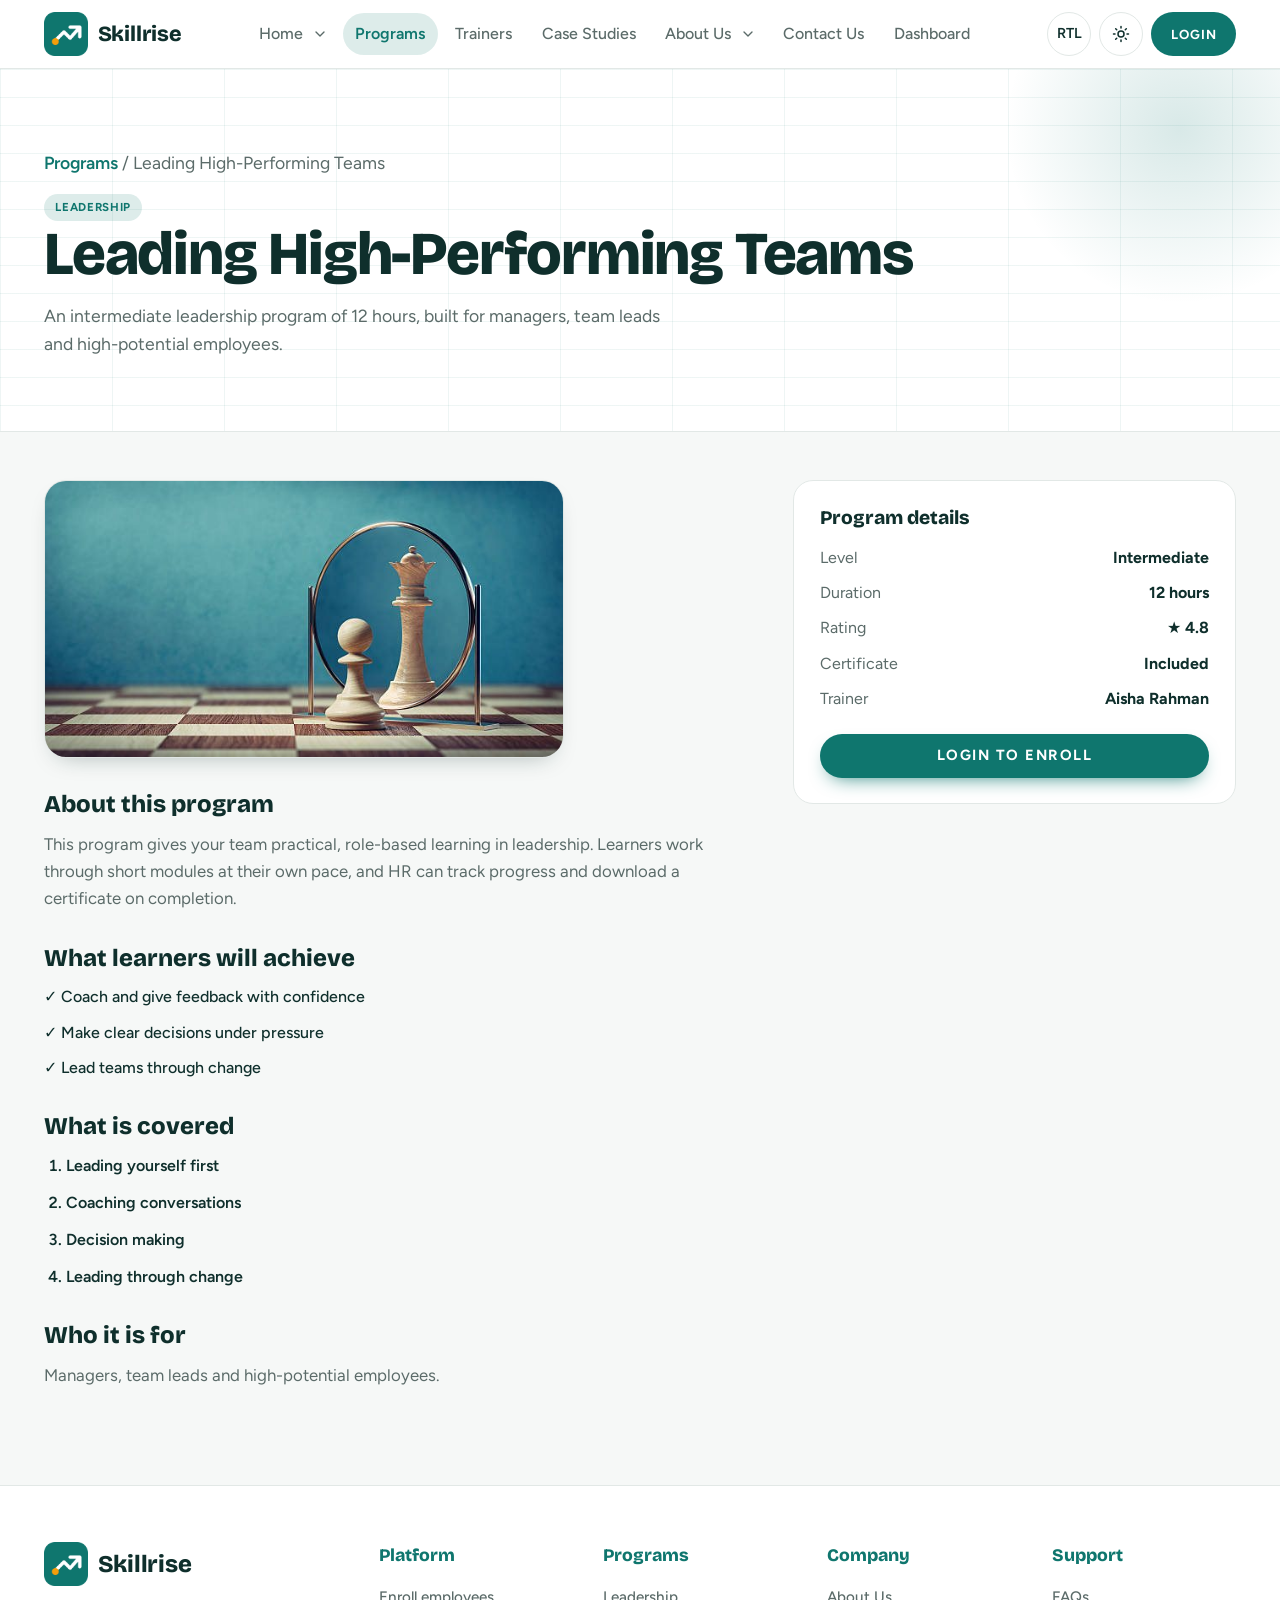
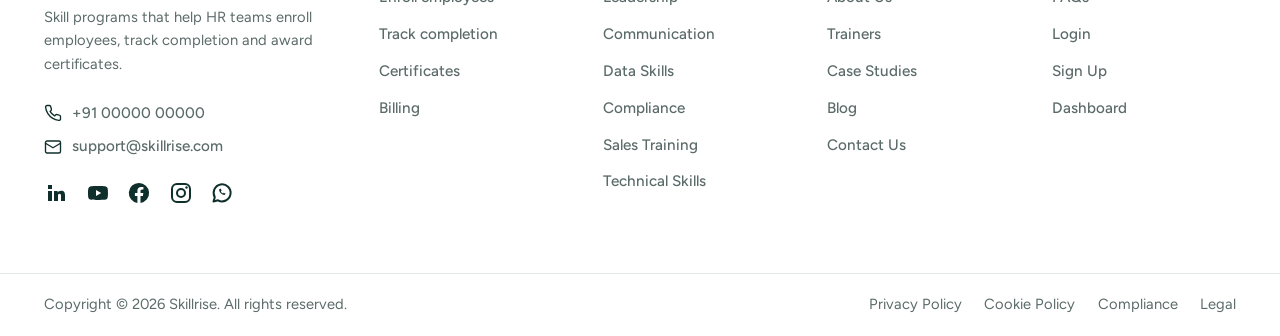
<file: program.html>
<!DOCTYPE html>
<html lang="en" dir="ltr">
<head>
<meta charset="utf-8">
<meta name="viewport" content="width=device-width, initial-scale=1, viewport-fit=cover">
<title>Skillrise – Program</title>
<link rel="icon" href="assets/img/logo.svg" type="image/svg+xml">
<meta property="og:image" content="assets/img/poster-city.jpg">
<meta property="og:title" content="Skillrise – Corporate training for HR teams">
<meta name="theme-color" content="#0F766E">
<link href="https://fonts.googleapis.com/css2?family=Bricolage+Grotesque:wght@600;700;800&family=Figtree:wght@400;500;600;700&display=swap" rel="stylesheet">
<link rel="stylesheet" href="css/base.css">
<link rel="stylesheet" href="css/inner.css">
<link rel="stylesheet" href="css/pages.css">
</head>
<body>
<header class="site-header"><div class="bar"><a class="brand" href="index.html" aria-label="Skillrise"><img class="logo" src="assets/img/logo.png" alt="Skillrise logo" width="44" height="44">Skillrise</a><nav id="nav" aria-label="Main"><div class="dd"><a href="index.html">Home</a><button class="chev" aria-expanded="false" aria-label="Home menu"><svg viewBox="0 0 24 24" fill="none" stroke="currentColor" stroke-width="2" stroke-linecap="round" stroke-linejoin="round"><path d="M6 9l6 6 6-6"/></svg></button><div class="menu"><a href="index.html">Classic</a><a href="premium.html">Premium</a></div></div><a href="programs.html" aria-current="page">Programs</a><a href="trainers.html">Trainers</a><a href="case-studies.html">Case Studies</a><div class="dd"><a href="about.html">About Us</a><button class="chev" aria-expanded="false" aria-label="About Us menu"><svg viewBox="0 0 24 24" fill="none" stroke="currentColor" stroke-width="2" stroke-linecap="round" stroke-linejoin="round"><path d="M6 9l6 6 6-6"/></svg></button><div class="menu"><a href="about.html">Our story</a><a href="blog.html">Blog</a><a href="faq.html">FAQs</a></div></div><a href="contact.html">Contact Us</a><a href="dashboard.html">Dashboard</a></nav><div class="tools">
      <button class="icon-btn" id="dir" aria-label="Toggle right-to-left layout">RTL</button>
      <button class="icon-btn" id="theme" aria-label="Toggle dark mode">
        <svg class="sun" viewBox="0 0 24 24" fill="none" stroke="currentColor" stroke-width="2" stroke-linecap="round"><circle cx="12" cy="12" r="4"/><path d="M12 2v2M12 20v2M4.9 4.9l1.4 1.4M17.7 17.7l1.4 1.4M2 12h2M20 12h2M4.9 19.1l1.4-1.4M17.7 6.3l1.4-1.4"/></svg>
        <svg class="moon" viewBox="0 0 24 24" fill="none" stroke="currentColor" stroke-width="2" stroke-linecap="round" stroke-linejoin="round"><path d="M21 12.8A9 9 0 1 1 11.2 3a7 7 0 0 0 9.8 9.8z"/></svg>
      </button>
      <a class="demo" href="login.html">Login</a>
      <button class="icon-btn menu-btn" id="menu" aria-label="Menu" aria-expanded="false"><svg viewBox="0 0 24 24" fill="none" stroke="currentColor" stroke-width="2" stroke-linecap="round"><path d="M4 7h16M4 12h16M4 17h16"/></svg></button>
    </div>
  </div>
</header>
<main class="pg pg-program" id="program"><section class="ph"><div class="wrap"><p class="crumb"></p><span class="tag"></span><h1 class="h-title pt"></h1><p class="pd"></p></div></section><section class="wrap sec"><div class="dgrid"><div class="body"></div><aside class="side-card"></aside></div></section></main>
<footer class="site-footer"><div class="foot">
<div><a class="brand" href="index.html" aria-label="Skillrise"><img class="logo" src="assets/img/logo.png" alt="Skillrise logo" width="44" height="44">Skillrise</a><p class="copy">Skill programs that help HR teams enroll employees, track completion and award certificates.</p><ul class="fcontact"><li><svg viewBox="0 0 24 24" aria-hidden="true"><path d="M22 16.92v3a2 2 0 0 1-2.18 2 19.8 19.8 0 0 1-8.63-3.07 19.5 19.5 0 0 1-6-6A19.8 19.8 0 0 1 2.12 4.18 2 2 0 0 1 4.11 2h3a2 2 0 0 1 2 1.72c.13.96.36 1.9.7 2.81a2 2 0 0 1-.45 2.11L8.09 9.91a16 16 0 0 0 6 6l1.27-1.27a2 2 0 0 1 2.11-.45c.9.34 1.85.57 2.81.7A2 2 0 0 1 22 16.92z"/></svg><a href="tel:+910000000000" dir="ltr">+91 00000 00000</a></li><li><svg viewBox="0 0 24 24" aria-hidden="true"><rect x="2" y="4" width="20" height="16" rx="2"/><path d="m22 7-10 6L2 7"/></svg><a href="mailto:support@skillrise.com">support@skillrise.com</a></li></ul><div class="social">
        <a href="#" aria-label="LinkedIn"><svg viewBox="0 0 24 24" fill="currentColor"><path d="M4 4h4v4H4zM4 10h4v10H4zM10 10h3.6v1.5c.6-1 1.9-1.8 3.6-1.8 3 0 3.8 2 3.8 4.6V20h-4v-5c0-1.2-.2-2.2-1.5-2.2S14 13.8 14 15v5h-4z"/></svg></a>
        <a href="#" aria-label="YouTube"><svg viewBox="0 0 24 24" fill="currentColor"><path d="M21.6 7.2a2.5 2.5 0 0 0-1.8-1.8C18.2 5 12 5 12 5s-6.2 0-7.8.4A2.5 2.5 0 0 0 2.4 7.2C2 8.8 2 12 2 12s0 3.2.4 4.8a2.5 2.5 0 0 0 1.8 1.8C5.8 19 12 19 12 19s6.2 0 7.8-.4a2.5 2.5 0 0 0 1.8-1.8c.4-1.6.4-4.8.4-4.8s0-3.2-.4-4.8zM10 15V9l5.2 3z"/></svg></a>
        <a href="#" aria-label="Facebook"><svg viewBox="0 0 24 24" fill="currentColor"><path d="M12 2a10 10 0 0 0-1.6 19.9v-7H7.9V12h2.5V9.8c0-2.5 1.5-3.9 3.8-3.9 1.1 0 2.2.2 2.2.2v2.5h-1.3c-1.2 0-1.6.8-1.6 1.6V12h2.8l-.4 2.9h-2.4v7A10 10 0 0 0 12 2z"/></svg></a>
        <a href="#" aria-label="Instagram"><svg viewBox="0 0 24 24" fill="currentColor"><rect x="3" y="3" width="18" height="18" rx="5" fill="none" stroke="currentColor" stroke-width="2"/><circle cx="12" cy="12" r="4" fill="none" stroke="currentColor" stroke-width="2"/><circle cx="17.5" cy="6.5" r="1.2"/></svg></a>
        <a href="#" aria-label="WhatsApp"><svg viewBox="0 0 24 24" fill="currentColor"><path d="M3.5 20.5l1.3-4.3A8.5 8.5 0 1 1 8 19.3z" fill="none" stroke="currentColor" stroke-width="2" stroke-linejoin="round"/><path d="M9 8.5c.3 2.8 2.7 5.2 5.5 5.5l1.2-1.3-2-1-.8.7c-.9-.4-1.6-1.1-2-2l.7-.8-1-2z"/></svg></a>
      </div></div>
<div><h4>Platform</h4><ul><li><a href="dashboard.html">Enroll employees</a></li><li><a href="dashboard.html">Track completion</a></li><li><a href="dashboard.html">Certificates</a></li><li><a href="dashboard.html">Billing</a></li></ul></div>
<div><h4>Programs</h4><ul><li><a href="programs.html">Leadership</a></li><li><a href="programs.html">Communication</a></li><li><a href="programs.html">Data Skills</a></li><li><a href="programs.html">Compliance</a></li><li><a href="programs.html">Sales Training</a></li><li><a href="programs.html">Technical Skills</a></li></ul></div>
<div><h4>Company</h4><ul><li><a href="about.html">About Us</a></li><li><a href="trainers.html">Trainers</a></li><li><a href="case-studies.html">Case Studies</a></li><li><a href="blog.html">Blog</a></li><li><a href="contact.html">Contact Us</a></li></ul></div>
<div><h4>Support</h4><ul><li><a href="faq.html">FAQs</a></li><li><a href="login.html">Login</a></li><li><a href="signup.html">Sign Up</a></li><li><a href="dashboard.html">Dashboard</a></li></ul></div>
</div><div class="fbottom"><div><span>Copyright © 2026 Skillrise. All rights reserved.</span><ul><li><a href="#">Privacy Policy</a></li><li><a href="#">Cookie Policy</a></li><li><a href="#">Compliance</a></li><li><a href="#">Legal</a></li></ul></div></div></footer>
<script src="js/common.js"></script>
<script src="js/data.js"></script>
<script src="js/program.js"></script>
</body>
</html>
</file>
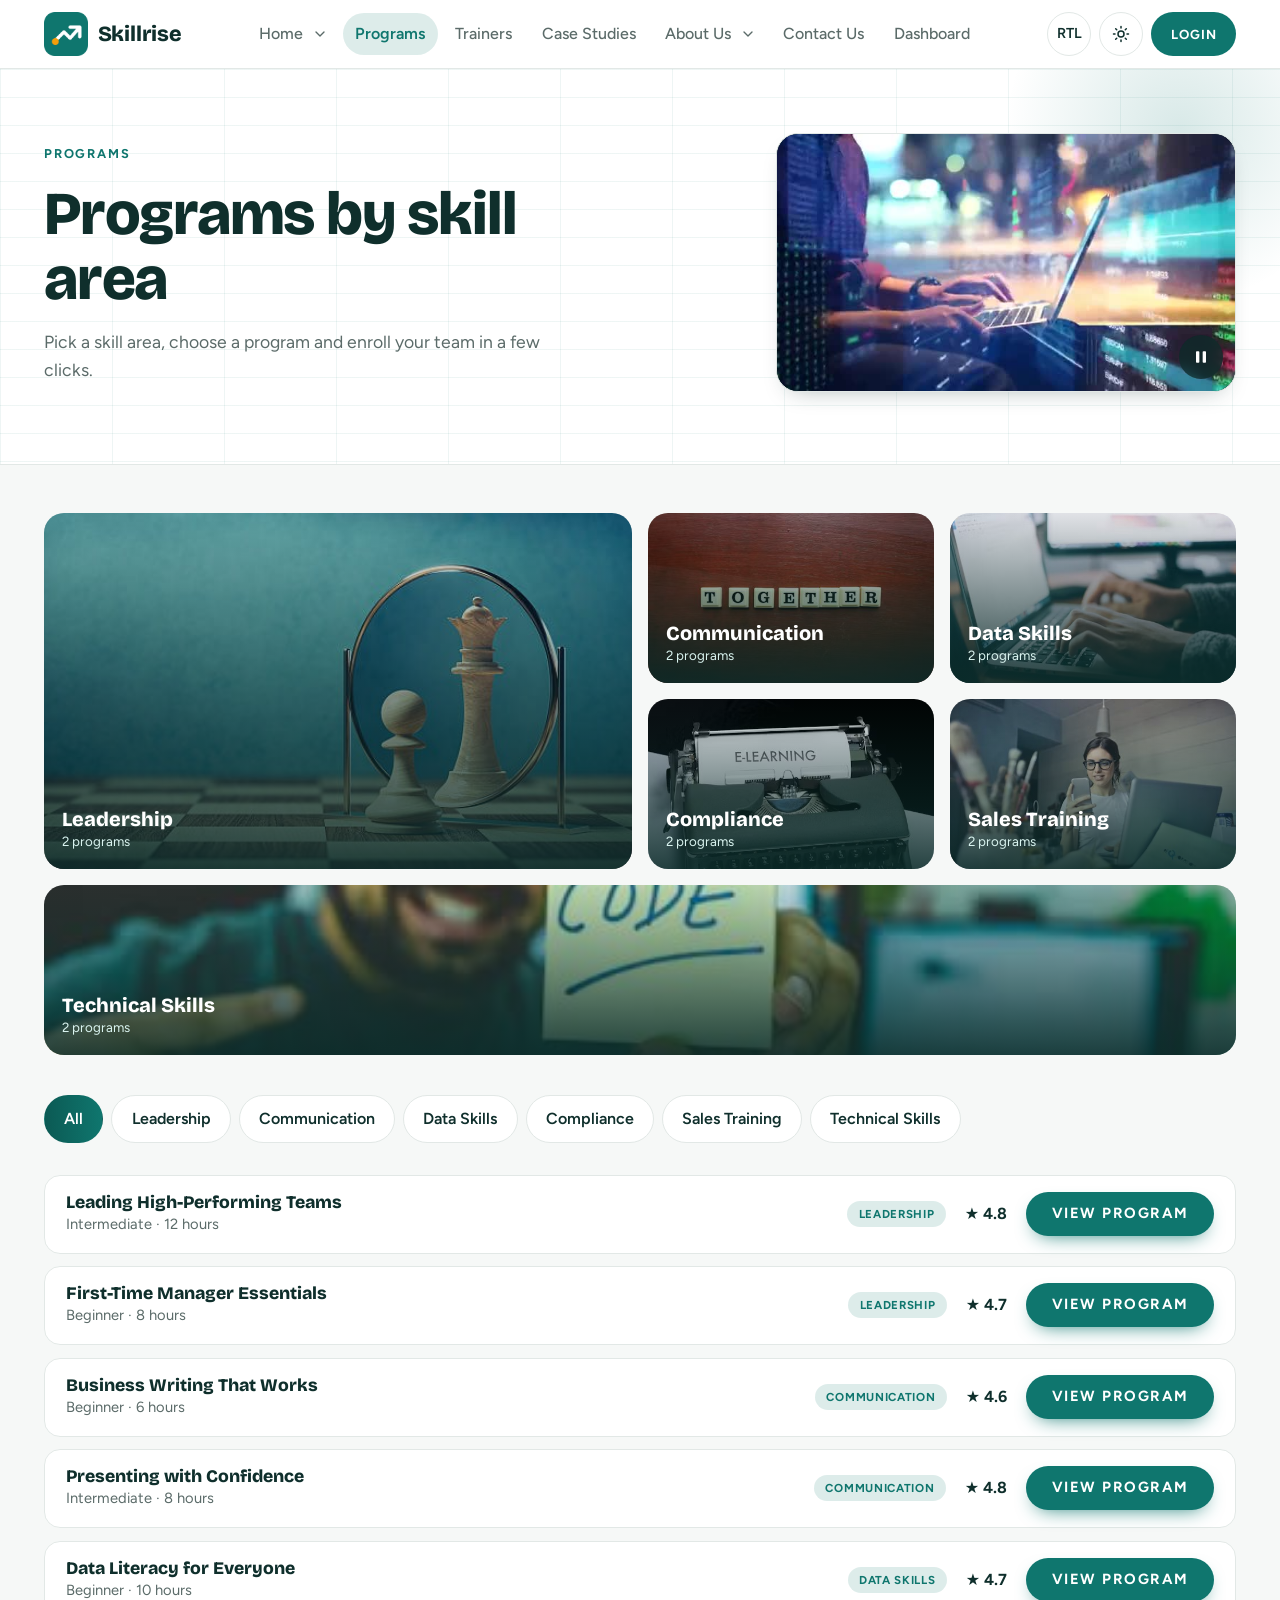
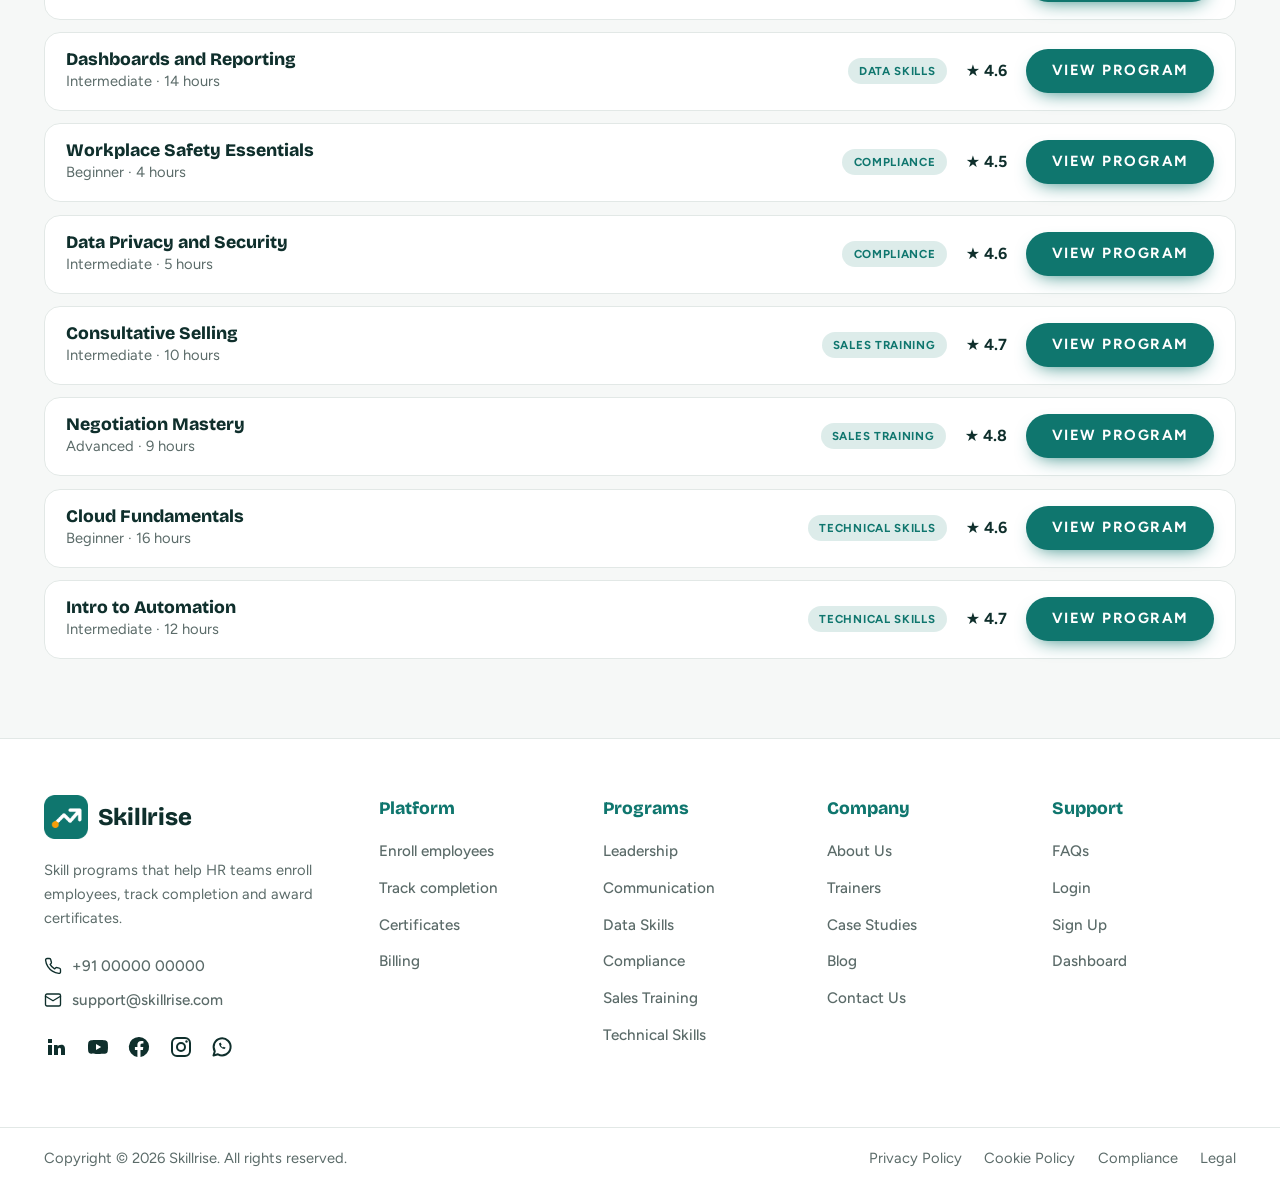
<file: programs.html>
<!DOCTYPE html>
<html lang="en" dir="ltr">
<head>
<meta charset="utf-8">
<meta name="viewport" content="width=device-width, initial-scale=1, viewport-fit=cover">
<title>Skillrise – Programs</title>
<link rel="icon" href="assets/img/logo.svg" type="image/svg+xml">
<meta property="og:image" content="assets/img/poster-city.jpg">
<meta property="og:title" content="Skillrise – Corporate training for HR teams">
<meta name="theme-color" content="#0F766E">
<link href="https://fonts.googleapis.com/css2?family=Bricolage+Grotesque:wght@600;700;800&family=Figtree:wght@400;500;600;700&display=swap" rel="stylesheet">
<link rel="stylesheet" href="css/base.css">
<link rel="stylesheet" href="css/inner.css">
<link rel="stylesheet" href="css/pages.css">
</head>
<body>
<header class="site-header"><div class="bar"><a class="brand" href="index.html" aria-label="Skillrise"><img class="logo" src="assets/img/logo.png" alt="Skillrise logo" width="44" height="44">Skillrise</a><nav id="nav" aria-label="Main"><div class="dd"><a href="index.html">Home</a><button class="chev" aria-expanded="false" aria-label="Home menu"><svg viewBox="0 0 24 24" fill="none" stroke="currentColor" stroke-width="2" stroke-linecap="round" stroke-linejoin="round"><path d="M6 9l6 6 6-6"/></svg></button><div class="menu"><a href="index.html">Classic</a><a href="premium.html">Premium</a></div></div><a href="programs.html" aria-current="page">Programs</a><a href="trainers.html">Trainers</a><a href="case-studies.html">Case Studies</a><div class="dd"><a href="about.html">About Us</a><button class="chev" aria-expanded="false" aria-label="About Us menu"><svg viewBox="0 0 24 24" fill="none" stroke="currentColor" stroke-width="2" stroke-linecap="round" stroke-linejoin="round"><path d="M6 9l6 6 6-6"/></svg></button><div class="menu"><a href="about.html">Our story</a><a href="blog.html">Blog</a><a href="faq.html">FAQs</a></div></div><a href="contact.html">Contact Us</a><a href="dashboard.html">Dashboard</a></nav><div class="tools">
      <button class="icon-btn" id="dir" aria-label="Toggle right-to-left layout">RTL</button>
      <button class="icon-btn" id="theme" aria-label="Toggle dark mode">
        <svg class="sun" viewBox="0 0 24 24" fill="none" stroke="currentColor" stroke-width="2" stroke-linecap="round"><circle cx="12" cy="12" r="4"/><path d="M12 2v2M12 20v2M4.9 4.9l1.4 1.4M17.7 17.7l1.4 1.4M2 12h2M20 12h2M4.9 19.1l1.4-1.4M17.7 6.3l1.4-1.4"/></svg>
        <svg class="moon" viewBox="0 0 24 24" fill="none" stroke="currentColor" stroke-width="2" stroke-linecap="round" stroke-linejoin="round"><path d="M21 12.8A9 9 0 1 1 11.2 3a7 7 0 0 0 9.8 9.8z"/></svg>
      </button>
      <a class="demo" href="login.html">Login</a>
      <button class="icon-btn menu-btn" id="menu" aria-label="Menu" aria-expanded="false"><svg viewBox="0 0 24 24" fill="none" stroke="currentColor" stroke-width="2" stroke-linecap="round"><path d="M4 7h16M4 12h16M4 17h16"/></svg></button>
    </div>
  </div>
</header>
<main class="pg pg-programs" id="programs"><section class="ph"><div class="wrap ph-in"><div><span class="eyebrow">Programs</span><h1 class="h-title">Programs by skill area</h1><p>Pick a skill area, choose a program and enroll your team in a few clicks.</p></div><div class="vframe  reveal"><video class="vplay" data-v="typing" data-p="poster-typing" muted loop playsinline preload="none" aria-label="Skillrise video"></video></div></div></section>
<section class="wrap sec"><div class="bento"></div><div class="chips" id="plist-top"></div><div class="plist"></div></section></main>
<footer class="site-footer"><div class="foot">
<div><a class="brand" href="index.html" aria-label="Skillrise"><img class="logo" src="assets/img/logo.png" alt="Skillrise logo" width="44" height="44">Skillrise</a><p class="copy">Skill programs that help HR teams enroll employees, track completion and award certificates.</p><ul class="fcontact"><li><svg viewBox="0 0 24 24" aria-hidden="true"><path d="M22 16.92v3a2 2 0 0 1-2.18 2 19.8 19.8 0 0 1-8.63-3.07 19.5 19.5 0 0 1-6-6A19.8 19.8 0 0 1 2.12 4.18 2 2 0 0 1 4.11 2h3a2 2 0 0 1 2 1.72c.13.96.36 1.9.7 2.81a2 2 0 0 1-.45 2.11L8.09 9.91a16 16 0 0 0 6 6l1.27-1.27a2 2 0 0 1 2.11-.45c.9.34 1.85.57 2.81.7A2 2 0 0 1 22 16.92z"/></svg><a href="tel:+910000000000" dir="ltr">+91 00000 00000</a></li><li><svg viewBox="0 0 24 24" aria-hidden="true"><rect x="2" y="4" width="20" height="16" rx="2"/><path d="m22 7-10 6L2 7"/></svg><a href="mailto:support@skillrise.com">support@skillrise.com</a></li></ul><div class="social">
        <a href="#" aria-label="LinkedIn"><svg viewBox="0 0 24 24" fill="currentColor"><path d="M4 4h4v4H4zM4 10h4v10H4zM10 10h3.6v1.5c.6-1 1.9-1.8 3.6-1.8 3 0 3.8 2 3.8 4.6V20h-4v-5c0-1.2-.2-2.2-1.5-2.2S14 13.8 14 15v5h-4z"/></svg></a>
        <a href="#" aria-label="YouTube"><svg viewBox="0 0 24 24" fill="currentColor"><path d="M21.6 7.2a2.5 2.5 0 0 0-1.8-1.8C18.2 5 12 5 12 5s-6.2 0-7.8.4A2.5 2.5 0 0 0 2.4 7.2C2 8.8 2 12 2 12s0 3.2.4 4.8a2.5 2.5 0 0 0 1.8 1.8C5.8 19 12 19 12 19s6.2 0 7.8-.4a2.5 2.5 0 0 0 1.8-1.8c.4-1.6.4-4.8.4-4.8s0-3.2-.4-4.8zM10 15V9l5.2 3z"/></svg></a>
        <a href="#" aria-label="Facebook"><svg viewBox="0 0 24 24" fill="currentColor"><path d="M12 2a10 10 0 0 0-1.6 19.9v-7H7.9V12h2.5V9.8c0-2.5 1.5-3.9 3.8-3.9 1.1 0 2.2.2 2.2.2v2.5h-1.3c-1.2 0-1.6.8-1.6 1.6V12h2.8l-.4 2.9h-2.4v7A10 10 0 0 0 12 2z"/></svg></a>
        <a href="#" aria-label="Instagram"><svg viewBox="0 0 24 24" fill="currentColor"><rect x="3" y="3" width="18" height="18" rx="5" fill="none" stroke="currentColor" stroke-width="2"/><circle cx="12" cy="12" r="4" fill="none" stroke="currentColor" stroke-width="2"/><circle cx="17.5" cy="6.5" r="1.2"/></svg></a>
        <a href="#" aria-label="WhatsApp"><svg viewBox="0 0 24 24" fill="currentColor"><path d="M3.5 20.5l1.3-4.3A8.5 8.5 0 1 1 8 19.3z" fill="none" stroke="currentColor" stroke-width="2" stroke-linejoin="round"/><path d="M9 8.5c.3 2.8 2.7 5.2 5.5 5.5l1.2-1.3-2-1-.8.7c-.9-.4-1.6-1.1-2-2l.7-.8-1-2z"/></svg></a>
      </div></div>
<div><h4>Platform</h4><ul><li><a href="dashboard.html">Enroll employees</a></li><li><a href="dashboard.html">Track completion</a></li><li><a href="dashboard.html">Certificates</a></li><li><a href="dashboard.html">Billing</a></li></ul></div>
<div><h4>Programs</h4><ul><li><a href="programs.html">Leadership</a></li><li><a href="programs.html">Communication</a></li><li><a href="programs.html">Data Skills</a></li><li><a href="programs.html">Compliance</a></li><li><a href="programs.html">Sales Training</a></li><li><a href="programs.html">Technical Skills</a></li></ul></div>
<div><h4>Company</h4><ul><li><a href="about.html">About Us</a></li><li><a href="trainers.html">Trainers</a></li><li><a href="case-studies.html">Case Studies</a></li><li><a href="blog.html">Blog</a></li><li><a href="contact.html">Contact Us</a></li></ul></div>
<div><h4>Support</h4><ul><li><a href="faq.html">FAQs</a></li><li><a href="login.html">Login</a></li><li><a href="signup.html">Sign Up</a></li><li><a href="dashboard.html">Dashboard</a></li></ul></div>
</div><div class="fbottom"><div><span>Copyright © 2026 Skillrise. All rights reserved.</span><ul><li><a href="#">Privacy Policy</a></li><li><a href="#">Cookie Policy</a></li><li><a href="#">Compliance</a></li><li><a href="#">Legal</a></li></ul></div></div></footer>
<script src="js/common.js"></script>
<script src="js/data.js"></script>
<script src="js/programs.js"></script>
</body>
</html>
</file>
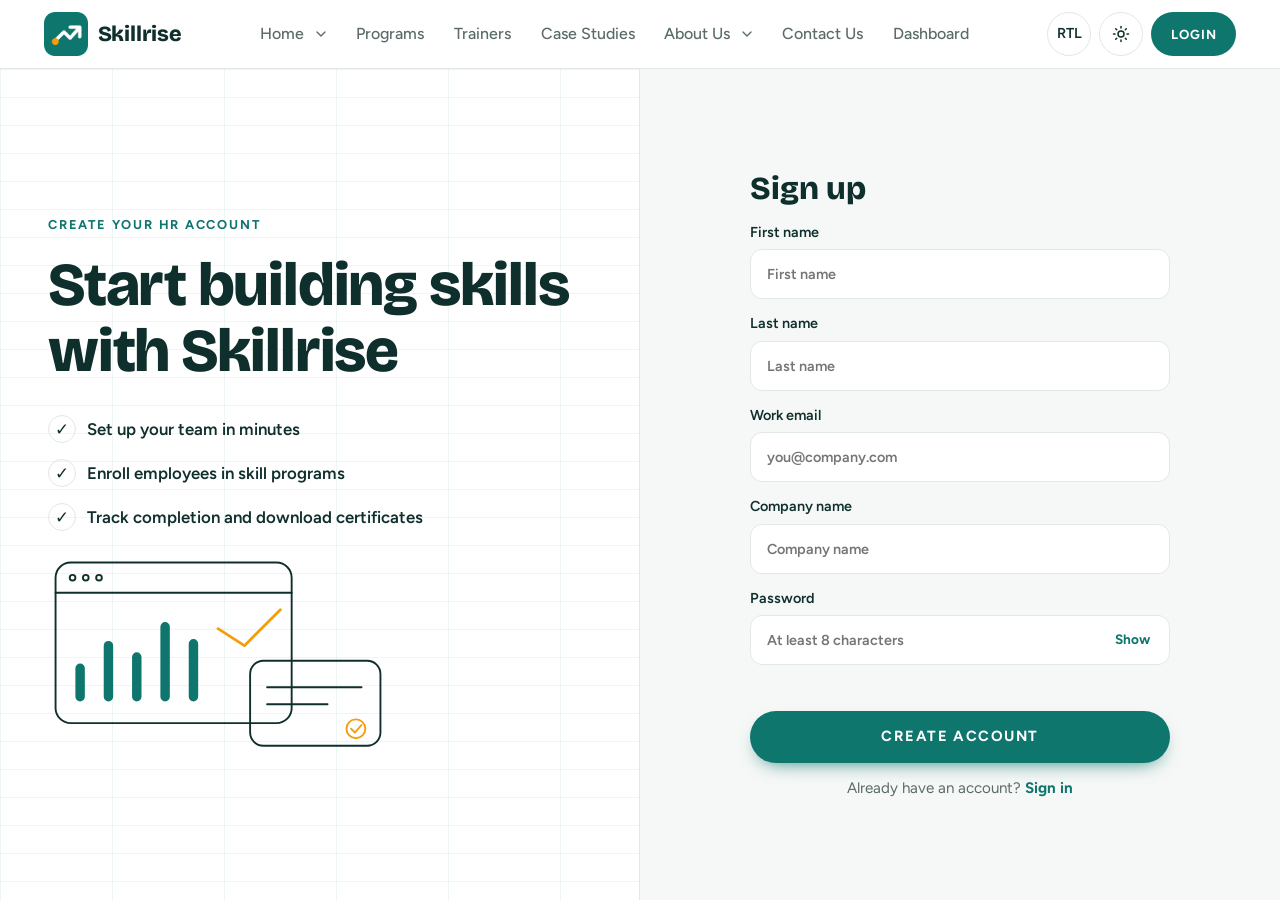
<file: signup.html>
<!DOCTYPE html>
<html lang="en" dir="ltr">
<head>
<meta charset="utf-8">
<meta name="viewport" content="width=device-width, initial-scale=1, viewport-fit=cover">
<title>Skillrise – Sign Up</title>
<link rel="icon" href="assets/img/logo.svg" type="image/svg+xml">
<meta property="og:image" content="assets/img/poster-city.jpg">
<meta property="og:title" content="Skillrise – Corporate training for HR teams">
<meta name="theme-color" content="#0F766E">
<link href="https://fonts.googleapis.com/css2?family=Bricolage+Grotesque:wght@600;700;800&family=Figtree:wght@400;500;600;700&display=swap" rel="stylesheet">
<link rel="stylesheet" href="css/base.css">
<link rel="stylesheet" href="css/inner.css">
<link rel="stylesheet" href="css/login.css">
</head>
<body class="login-page">
<header class="site-header"><div class="bar"><a class="brand" href="index.html" aria-label="Skillrise"><img class="logo" src="assets/img/logo.png" alt="Skillrise logo" width="44" height="44">Skillrise</a><nav id="nav" aria-label="Main"><div class="dd"><a href="index.html">Home</a><button class="chev" aria-expanded="false" aria-label="Home menu"><svg viewBox="0 0 24 24" fill="none" stroke="currentColor" stroke-width="2" stroke-linecap="round" stroke-linejoin="round"><path d="M6 9l6 6 6-6"/></svg></button><div class="menu"><a href="index.html">Classic</a><a href="premium.html">Premium</a></div></div><a href="programs.html">Programs</a><a href="trainers.html">Trainers</a><a href="case-studies.html">Case Studies</a><div class="dd"><a href="about.html">About Us</a><button class="chev" aria-expanded="false" aria-label="About Us menu"><svg viewBox="0 0 24 24" fill="none" stroke="currentColor" stroke-width="2" stroke-linecap="round" stroke-linejoin="round"><path d="M6 9l6 6 6-6"/></svg></button><div class="menu"><a href="about.html">Our story</a><a href="blog.html">Blog</a><a href="faq.html">FAQs</a></div></div><a href="contact.html">Contact Us</a><a href="dashboard.html">Dashboard</a></nav><div class="tools">
      <button class="icon-btn" id="dir" aria-label="Toggle right-to-left layout">RTL</button>
      <button class="icon-btn" id="theme" aria-label="Toggle dark mode">
        <svg class="sun" viewBox="0 0 24 24" fill="none" stroke="currentColor" stroke-width="2" stroke-linecap="round"><circle cx="12" cy="12" r="4"/><path d="M12 2v2M12 20v2M4.9 4.9l1.4 1.4M17.7 17.7l1.4 1.4M2 12h2M20 12h2M4.9 19.1l1.4-1.4M17.7 6.3l1.4-1.4"/></svg>
        <svg class="moon" viewBox="0 0 24 24" fill="none" stroke="currentColor" stroke-width="2" stroke-linecap="round" stroke-linejoin="round"><path d="M21 12.8A9 9 0 1 1 11.2 3a7 7 0 0 0 9.8 9.8z"/></svg>
      </button>
      <a class="demo" href="login.html">Login</a>
      <button class="icon-btn menu-btn" id="menu" aria-label="Menu" aria-expanded="false"><svg viewBox="0 0 24 24" fill="none" stroke="currentColor" stroke-width="2" stroke-linecap="round"><path d="M4 7h16M4 12h16M4 17h16"/></svg></button>
    </div>
  </div>
</header>
<main class="pg pg-login pg-signup" id="signup"><div class="split">
<div class="art"><span class="eyebrow">Create your HR account</span><h1 class="h-title">Start building skills with Skillrise</h1>
<ul><li style="--d:.3s">Set up your team in minutes</li><li style="--d:.45s">Enroll employees in skill programs</li><li style="--d:.6s">Track completion and download certificates</li></ul><svg class="art-img" viewBox="0 0 360 210" fill="none" stroke="currentColor" stroke-width="2" stroke-linecap="round" stroke-linejoin="round" role="img" aria-label="Dashboard and certificate illustration"><rect x="8" y="8" width="250" height="170" rx="16"/><path d="M8 40h250"/><circle cx="26" cy="24" r="3"/><circle cx="40" cy="24" r="3"/><circle cx="54" cy="24" r="3"/><path d="M34 150v-30M64 150V96M94 150v-42M124 150V76M154 150v-56" stroke="#0F766E" stroke-width="10"/><path d="m180 78 28 18 38-38" stroke="#F59E0B" stroke-width="3"/><rect x="214" y="112" width="138" height="90" rx="14"/><path d="M232 140h100M232 158h64"/><circle cx="326" cy="184" r="10" stroke="#F59E0B"/><path d="m321 184 4 4 7-8" stroke="#F59E0B"/></svg></div>
<div class="formwrap"><form novalidate><h2>Sign up</h2>
<label>First name<input id="fn" type="text" placeholder="First name" autocomplete="given-name"></label>
<label>Last name<input id="ln" type="text" placeholder="Last name" autocomplete="family-name"></label>
<label>Work email<input id="se" type="email" placeholder="you@company.com" autocomplete="email"></label>
<label>Company name<input id="co" type="text" placeholder="Company name" autocomplete="organization"></label>
<label>Password<span class="pw"><input id="sp" type="password" placeholder="At least 8 characters" autocomplete="new-password"><button type="button" class="eye">Show</button></span></label>
<p class="err" role="alert"></p><button class="demo go" type="submit">Create account</button>
<p class="alt">Already have an account? <a href="login.html">Sign in</a></p></form></div></div></main>

<script src="js/common.js"></script>
<script src="js/signup.js"></script>
</body>
</html>
</file>
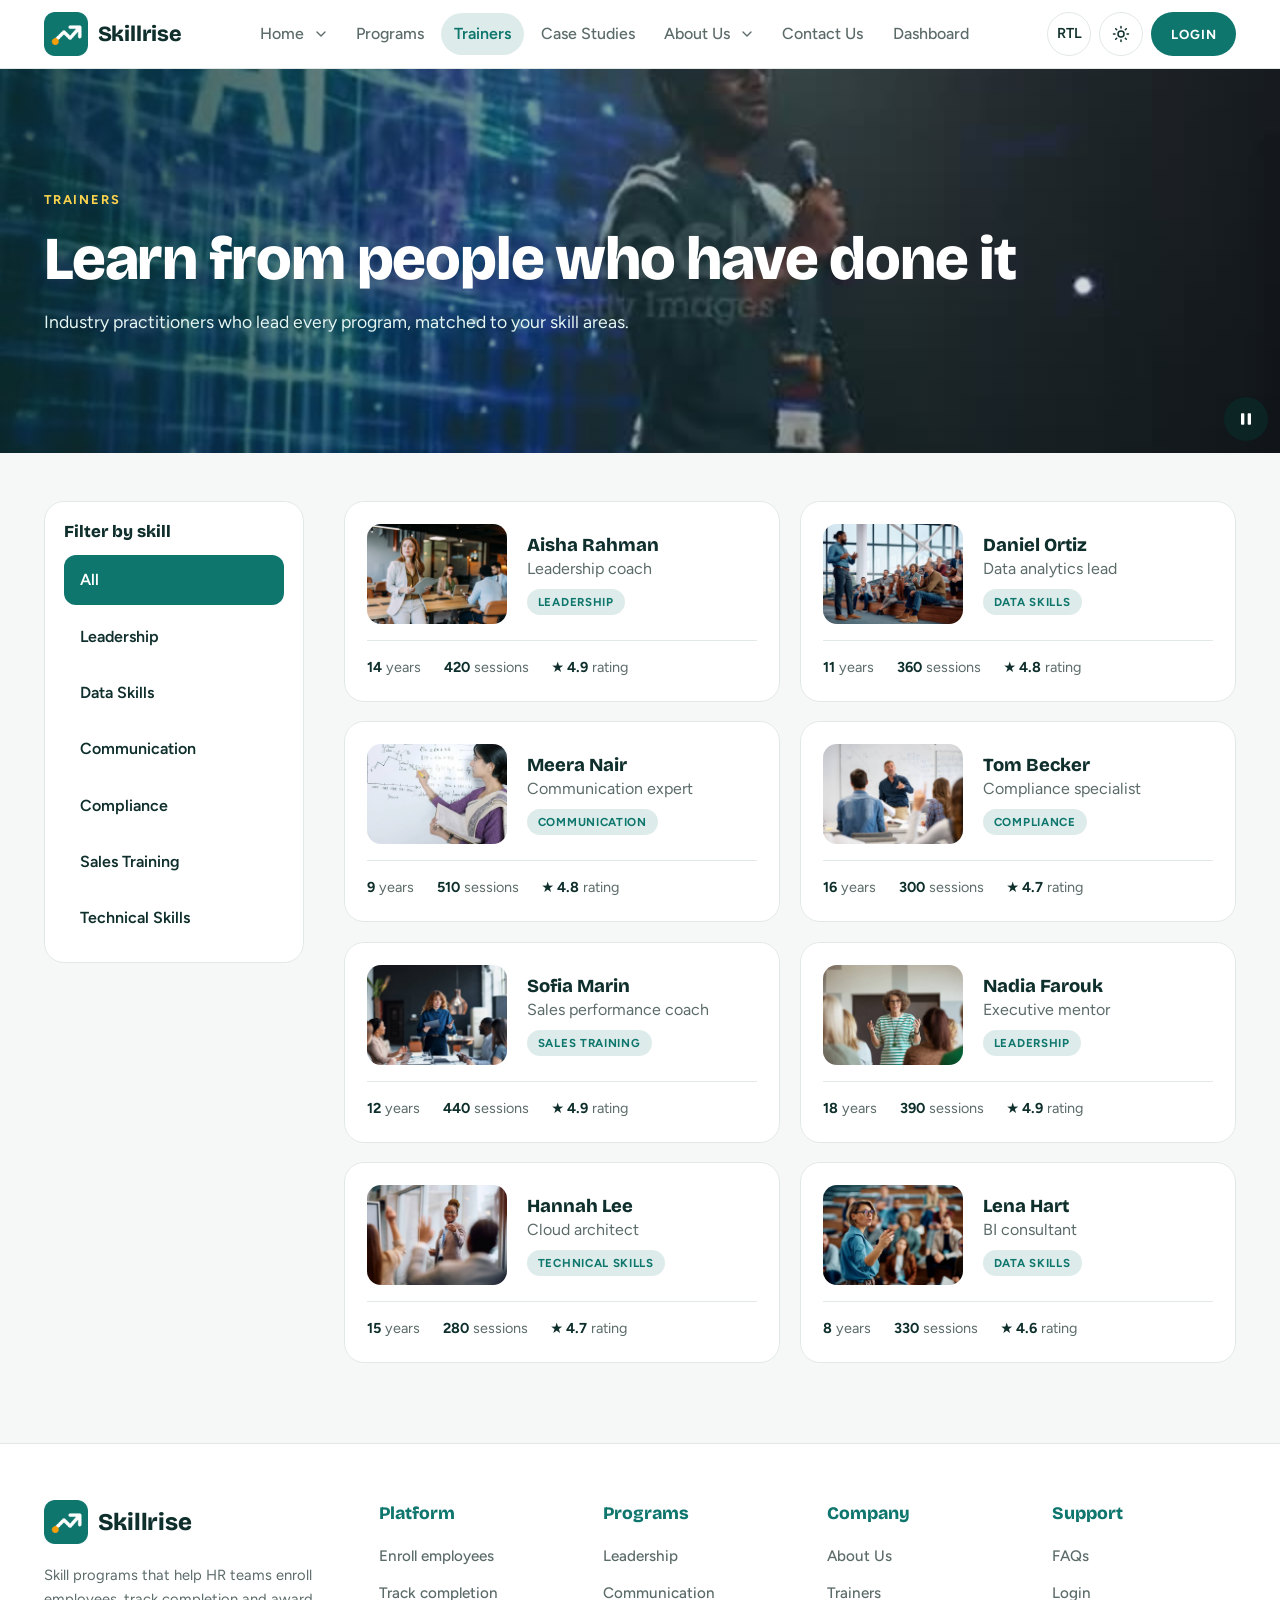
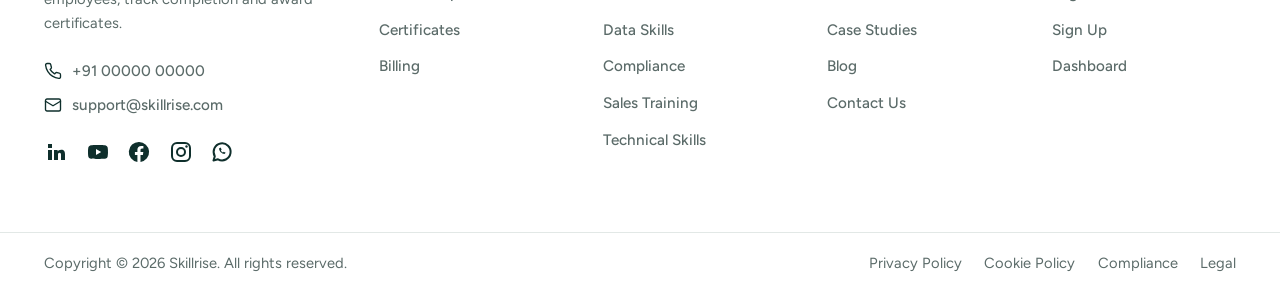
<file: trainers.html>
<!DOCTYPE html>
<html lang="en" dir="ltr">
<head>
<meta charset="utf-8">
<meta name="viewport" content="width=device-width, initial-scale=1, viewport-fit=cover">
<title>Skillrise – Trainers</title>
<link rel="icon" href="assets/img/logo.svg" type="image/svg+xml">
<meta property="og:image" content="assets/img/poster-city.jpg">
<meta property="og:title" content="Skillrise – Corporate training for HR teams">
<meta name="theme-color" content="#0F766E">
<link href="https://fonts.googleapis.com/css2?family=Bricolage+Grotesque:wght@600;700;800&family=Figtree:wght@400;500;600;700&display=swap" rel="stylesheet">
<link rel="stylesheet" href="css/base.css">
<link rel="stylesheet" href="css/inner.css">
<link rel="stylesheet" href="css/pages.css">
</head>
<body>
<header class="site-header"><div class="bar"><a class="brand" href="index.html" aria-label="Skillrise"><img class="logo" src="assets/img/logo.png" alt="Skillrise logo" width="44" height="44">Skillrise</a><nav id="nav" aria-label="Main"><div class="dd"><a href="index.html">Home</a><button class="chev" aria-expanded="false" aria-label="Home menu"><svg viewBox="0 0 24 24" fill="none" stroke="currentColor" stroke-width="2" stroke-linecap="round" stroke-linejoin="round"><path d="M6 9l6 6 6-6"/></svg></button><div class="menu"><a href="index.html">Classic</a><a href="premium.html">Premium</a></div></div><a href="programs.html">Programs</a><a href="trainers.html" aria-current="page">Trainers</a><a href="case-studies.html">Case Studies</a><div class="dd"><a href="about.html">About Us</a><button class="chev" aria-expanded="false" aria-label="About Us menu"><svg viewBox="0 0 24 24" fill="none" stroke="currentColor" stroke-width="2" stroke-linecap="round" stroke-linejoin="round"><path d="M6 9l6 6 6-6"/></svg></button><div class="menu"><a href="about.html">Our story</a><a href="blog.html">Blog</a><a href="faq.html">FAQs</a></div></div><a href="contact.html">Contact Us</a><a href="dashboard.html">Dashboard</a></nav><div class="tools">
      <button class="icon-btn" id="dir" aria-label="Toggle right-to-left layout">RTL</button>
      <button class="icon-btn" id="theme" aria-label="Toggle dark mode">
        <svg class="sun" viewBox="0 0 24 24" fill="none" stroke="currentColor" stroke-width="2" stroke-linecap="round"><circle cx="12" cy="12" r="4"/><path d="M12 2v2M12 20v2M4.9 4.9l1.4 1.4M17.7 17.7l1.4 1.4M2 12h2M20 12h2M4.9 19.1l1.4-1.4M17.7 6.3l1.4-1.4"/></svg>
        <svg class="moon" viewBox="0 0 24 24" fill="none" stroke="currentColor" stroke-width="2" stroke-linecap="round" stroke-linejoin="round"><path d="M21 12.8A9 9 0 1 1 11.2 3a7 7 0 0 0 9.8 9.8z"/></svg>
      </button>
      <a class="demo" href="login.html">Login</a>
      <button class="icon-btn menu-btn" id="menu" aria-label="Menu" aria-expanded="false"><svg viewBox="0 0 24 24" fill="none" stroke="currentColor" stroke-width="2" stroke-linecap="round"><path d="M4 7h16M4 12h16M4 17h16"/></svg></button>
    </div>
  </div>
</header>
<main class="pg pg-trainers" id="trainers"><section class="ph vhero"><video class="vbg" data-v="stage" data-p="poster-stage" muted loop playsinline preload="none" aria-hidden="true"></video><div class="wrap"><span class="eyebrow">Trainers</span><h1 class="h-title">Learn from people who have done it</h1><p>Industry practitioners who lead every program, matched to your skill areas.</p></div></section>
<section class="wrap sec"><div class="dir"><aside class="rail"><h3>Filter by skill</h3><div class="rail-btns"></div></aside><div class="tlist"></div></div></section></main>
<footer class="site-footer"><div class="foot">
<div><a class="brand" href="index.html" aria-label="Skillrise"><img class="logo" src="assets/img/logo.png" alt="Skillrise logo" width="44" height="44">Skillrise</a><p class="copy">Skill programs that help HR teams enroll employees, track completion and award certificates.</p><ul class="fcontact"><li><svg viewBox="0 0 24 24" aria-hidden="true"><path d="M22 16.92v3a2 2 0 0 1-2.18 2 19.8 19.8 0 0 1-8.63-3.07 19.5 19.5 0 0 1-6-6A19.8 19.8 0 0 1 2.12 4.18 2 2 0 0 1 4.11 2h3a2 2 0 0 1 2 1.72c.13.96.36 1.9.7 2.81a2 2 0 0 1-.45 2.11L8.09 9.91a16 16 0 0 0 6 6l1.27-1.27a2 2 0 0 1 2.11-.45c.9.34 1.85.57 2.81.7A2 2 0 0 1 22 16.92z"/></svg><a href="tel:+910000000000" dir="ltr">+91 00000 00000</a></li><li><svg viewBox="0 0 24 24" aria-hidden="true"><rect x="2" y="4" width="20" height="16" rx="2"/><path d="m22 7-10 6L2 7"/></svg><a href="mailto:support@skillrise.com">support@skillrise.com</a></li></ul><div class="social">
        <a href="#" aria-label="LinkedIn"><svg viewBox="0 0 24 24" fill="currentColor"><path d="M4 4h4v4H4zM4 10h4v10H4zM10 10h3.6v1.5c.6-1 1.9-1.8 3.6-1.8 3 0 3.8 2 3.8 4.6V20h-4v-5c0-1.2-.2-2.2-1.5-2.2S14 13.8 14 15v5h-4z"/></svg></a>
        <a href="#" aria-label="YouTube"><svg viewBox="0 0 24 24" fill="currentColor"><path d="M21.6 7.2a2.5 2.5 0 0 0-1.8-1.8C18.2 5 12 5 12 5s-6.2 0-7.8.4A2.5 2.5 0 0 0 2.4 7.2C2 8.8 2 12 2 12s0 3.2.4 4.8a2.5 2.5 0 0 0 1.8 1.8C5.8 19 12 19 12 19s6.2 0 7.8-.4a2.5 2.5 0 0 0 1.8-1.8c.4-1.6.4-4.8.4-4.8s0-3.2-.4-4.8zM10 15V9l5.2 3z"/></svg></a>
        <a href="#" aria-label="Facebook"><svg viewBox="0 0 24 24" fill="currentColor"><path d="M12 2a10 10 0 0 0-1.6 19.9v-7H7.9V12h2.5V9.8c0-2.5 1.5-3.9 3.8-3.9 1.1 0 2.2.2 2.2.2v2.5h-1.3c-1.2 0-1.6.8-1.6 1.6V12h2.8l-.4 2.9h-2.4v7A10 10 0 0 0 12 2z"/></svg></a>
        <a href="#" aria-label="Instagram"><svg viewBox="0 0 24 24" fill="currentColor"><rect x="3" y="3" width="18" height="18" rx="5" fill="none" stroke="currentColor" stroke-width="2"/><circle cx="12" cy="12" r="4" fill="none" stroke="currentColor" stroke-width="2"/><circle cx="17.5" cy="6.5" r="1.2"/></svg></a>
        <a href="#" aria-label="WhatsApp"><svg viewBox="0 0 24 24" fill="currentColor"><path d="M3.5 20.5l1.3-4.3A8.5 8.5 0 1 1 8 19.3z" fill="none" stroke="currentColor" stroke-width="2" stroke-linejoin="round"/><path d="M9 8.5c.3 2.8 2.7 5.2 5.5 5.5l1.2-1.3-2-1-.8.7c-.9-.4-1.6-1.1-2-2l.7-.8-1-2z"/></svg></a>
      </div></div>
<div><h4>Platform</h4><ul><li><a href="dashboard.html">Enroll employees</a></li><li><a href="dashboard.html">Track completion</a></li><li><a href="dashboard.html">Certificates</a></li><li><a href="dashboard.html">Billing</a></li></ul></div>
<div><h4>Programs</h4><ul><li><a href="programs.html">Leadership</a></li><li><a href="programs.html">Communication</a></li><li><a href="programs.html">Data Skills</a></li><li><a href="programs.html">Compliance</a></li><li><a href="programs.html">Sales Training</a></li><li><a href="programs.html">Technical Skills</a></li></ul></div>
<div><h4>Company</h4><ul><li><a href="about.html">About Us</a></li><li><a href="trainers.html">Trainers</a></li><li><a href="case-studies.html">Case Studies</a></li><li><a href="blog.html">Blog</a></li><li><a href="contact.html">Contact Us</a></li></ul></div>
<div><h4>Support</h4><ul><li><a href="faq.html">FAQs</a></li><li><a href="login.html">Login</a></li><li><a href="signup.html">Sign Up</a></li><li><a href="dashboard.html">Dashboard</a></li></ul></div>
</div><div class="fbottom"><div><span>Copyright © 2026 Skillrise. All rights reserved.</span><ul><li><a href="#">Privacy Policy</a></li><li><a href="#">Cookie Policy</a></li><li><a href="#">Compliance</a></li><li><a href="#">Legal</a></li></ul></div></div></footer>
<script src="js/common.js"></script>
<script src="js/data.js"></script>
<script src="js/trainers.js"></script>
</body>
</html>
</file>
<file: css/base.css>
:root{
  --bg:#F6F8F7; --surface:#FFFFFF; --ink:#0F2F2C; --muted:#5B6B69; --line:#E2E8E6;
  --navy:#0B5A54; --violet:#0F766E; --plum:#0A4A45; --magenta:#F59E0B;
  --grad:linear-gradient(90deg,#0B5A54,#0F766E);
  --foot:#0B2B29; --shadow:0 10px 24px -14px rgba(15,47,44,.4); color-scheme:light;
  box-sizing:border-box; padding-top:env(safe-area-inset-top,0px); padding-bottom:env(safe-area-inset-bottom,0px);
}
@media (prefers-color-scheme:dark){
  :root:not([data-theme="light"]){--bg:#111113;--surface:#18181B;--ink:#F4F4F5;--muted:#A1A1AA;--line:#2C2C31;--foot:#09090B;--violet:#2DD4BF;--magenta:#FBBF24;--shadow:0 10px 24px -14px rgba(0,0,0,.8);color-scheme:dark}
}
:root[data-theme="dark"]{--bg:#111113;--surface:#18181B;--ink:#F4F4F5;--muted:#A1A1AA;--line:#2C2C31;--foot:#09090B;--violet:#2DD4BF;--magenta:#FBBF24;--shadow:0 10px 24px -14px rgba(0,0,0,.8);color-scheme:dark}
*{box-sizing:border-box;margin:0}
html{scroll-padding-top:env(safe-area-inset-top,0px)}
body{background:var(--bg);color:var(--ink);font:400 1rem/1.6 "Figtree",system-ui,sans-serif;min-height:100dvh;display:flex;flex-direction:column;transition:background .25s,color .25s}
h3,h4,.brand{font-family:"Bricolage Grotesque",system-ui,sans-serif}
a{color:inherit;text-decoration:none}
button{font:inherit;color:inherit;cursor:pointer}
ul{list-style:none;padding:0}
:focus-visible{outline:3px solid var(--magenta);outline-offset:2px;border-radius:10px}

/* Header */
.site-header{position:sticky;top:env(safe-area-inset-top,0px);z-index:20;background:color-mix(in srgb,var(--bg) 90%,transparent);backdrop-filter:blur(10px);border-block-end:1px solid var(--line)}
.bar{max-width:1240px;margin-inline:auto;padding:.75rem 1.5rem;display:grid;grid-template-columns:1fr auto 1fr;align-items:center;gap:1.5rem}
.brand{display:flex;align-items:center;gap:.6rem;font-weight:800;font-size:1.35rem;letter-spacing:-.01em}
.logo{width:34px;height:34px;border-radius:10px;background:var(--grad);display:grid;place-items:center;flex:none}
.logo svg{width:22px;height:22px}
nav{display:flex;gap:.25rem;justify-self:center}
nav a{padding:.5rem .95rem;border-radius:999px;font-weight:500;color:var(--muted);transition:color .2s,background .2s}
nav a:hover{color:var(--ink);background:color-mix(in srgb,var(--violet) 12%,transparent)}
nav a[aria-current="page"]{color:var(--ink);background:color-mix(in srgb,var(--violet) 16%,transparent);font-weight:600}
.tools{display:flex;align-items:center;gap:.5rem;justify-self:end}
.icon-btn{height:44px;width:44px;min-width:44px;padding:0;border-radius:999px;border:1px solid var(--line);background:var(--surface);font-weight:600;font-size:.9rem;display:grid;place-items:center}
.icon-btn:hover{border-color:var(--violet)}
.icon-btn svg{width:18px;height:18px}
.demo{height:44px;padding-inline:1.6rem;border-radius:999px;background:var(--grad);color:#fff;font-weight:700;font-size:.92rem;letter-spacing:.1em;text-transform:uppercase;display:inline-flex;align-items:center;white-space:nowrap;box-shadow:0 8px 20px -10px var(--violet)}
.demo:hover{filter:brightness(1.15)}
.demo{position:relative;overflow:hidden}
.demo::after{content:"";position:absolute;top:0;left:0;height:100%;width:45%;background:linear-gradient(105deg,transparent,rgba(255,255,255,.6),transparent);transform:translateX(-160%) skewX(-20deg);animation:shine 3.2s ease-in-out infinite;pointer-events:none}
@keyframes shine{0%{transform:translateX(-160%) skewX(-20deg)}55%,100%{transform:translateX(320%) skewX(-20deg)}}
@media (prefers-reduced-motion:reduce){.demo::after{animation:none;display:none}}
.menu-btn{display:none;background:#1c1c24;color:#fff;border-color:#1c1c24}
.moon{display:none}
:root[data-theme="dark"] .sun{display:none}
:root[data-theme="dark"] .moon{display:block}
@media (prefers-color-scheme:dark){:root:not([data-theme="light"]) .sun{display:none}:root:not([data-theme="light"]) .moon{display:block}}

/* Header gradient */
:root{--hg:linear-gradient(100deg,#0A4A45,#F59E0B)}
:root[data-theme="dark"]{--hg:linear-gradient(100deg,#17171A,#26262B)}
@media (prefers-color-scheme:dark){:root:not([data-theme="light"]){--hg:linear-gradient(100deg,#17171A,#26262B)}}
.site-header{background:var(--hg);border:0;backdrop-filter:none;color:#fff;box-shadow:var(--shadow)}
.site-header::before{content:"";position:absolute;inset:0;background-image:linear-gradient(rgba(255,255,255,.14) 1px,transparent 1px),linear-gradient(90deg,rgba(255,255,255,.14) 1px,transparent 1px);background-size:112px 28px;pointer-events:none}
.site-header .bar{position:relative}
.site-header .logo{background:#fff}
.site-header .logo svg{stroke:var(--navy)}
.site-header nav a{color:rgba(255,255,255,.88)}
.site-header nav a:hover{color:#fff;background:rgba(255,255,255,.16)}
.site-header nav a[aria-current="page"]{color:#fff;background:rgba(255,255,255,.24)}
.site-header .icon-btn{background:rgba(255,255,255,.14);border-color:rgba(255,255,255,.4);color:#fff}
.site-header .icon-btn:hover{background:rgba(255,255,255,.26);border-color:#fff}
.site-header .menu-btn{background:#1c1c24;border-color:#1c1c24}
.site-header .demo{box-shadow:0 0 0 1.5px rgba(255,255,255,.6)}

/* Footer */
.site-footer{margin-top:auto;background:var(--foot);color:#fff}
.foot{max-width:1240px;margin-inline:auto;padding:4rem 1.5rem 3rem;display:grid;grid-template-columns:1.6fr 1fr 1fr 1fr 1fr;gap:2.5rem}
.foot .brand{font-size:1.5rem}
.copy{color:#C9C7F0;font-size:.92rem;margin-block:1.25rem 1.5rem;max-width:36ch}
.social{display:flex;gap:1.1rem;margin-block-end:1.75rem}
.social a{display:grid;color:#fff}
.social a:hover{color:var(--magenta)}
.social svg{width:24px;height:24px}
.foot h4{font-size:1.1rem;font-weight:800;margin-block-end:.9rem}
.foot h4:not(:first-child){margin-block-start:1.75rem}
.foot li{margin-block-end:.7rem}
.foot li a{color:#E4E2FA;font-weight:500;font-size:.95rem}
.foot li a:hover{color:var(--magenta);text-decoration:underline;text-underline-offset:4px}
.legal li{margin-block-end:.8rem}

.ai{max-width:1240px;margin-inline:auto;padding:3.5rem 1.5rem 0;text-align:center}
.ai h4{font-size:1.05rem;font-weight:800;letter-spacing:.05em;text-transform:uppercase;margin-block-end:1.5rem}
.ai div{display:flex;justify-content:center;flex-wrap:wrap;gap:1.75rem}
.ai a{display:grid;transition:transform .2s}
.ai a:hover{transform:translateY(-4px)}
.ai svg{width:40px;height:40px}
.ai+.foot{padding-block-start:3.5rem}
@media (max-width:1000px){.foot{grid-template-columns:1fr 1fr 1fr}.foot>div:first-child{grid-column:1/-1}}
@media (max-width:1100px){
  .bar{display:flex;position:relative;gap:.6rem}
  .tools{margin-inline-start:auto}
  .menu-btn{display:grid}
  nav{display:none;position:absolute;inset-inline:0;top:100%;flex-direction:column;background:var(--bg);border-block-end:1px solid var(--line);padding:.75rem 1.5rem 1rem}
  nav.open{display:flex}
  .demo{padding-inline:1.1rem;font-size:.8rem}
}
@media (max-width:600px){.foot{grid-template-columns:1fr 1fr}}
@media (max-width:420px){.foot{grid-template-columns:1fr}.icon-btn#dir{display:none}}
@media (max-width:1100px){.site-header nav{background:var(--plum);border:0}}

/* shared page utils */
.wrap{max-width:1240px;margin-inline:auto;padding-inline:1.5rem}
.sec{padding-block:5rem}
.eyebrow{display:inline-block;font-weight:700;font-size:.8rem;letter-spacing:.14em;text-transform:uppercase;color:var(--violet);margin-block-end:1rem}
.h-title{font-family:"Bricolage Grotesque",sans-serif;font-weight:800;line-height:1.08;letter-spacing:-.02em;font-size:clamp(2.2rem,5vw,3.8rem)}
h2.h-title{font-size:clamp(1.8rem,3.6vw,2.8rem)}
.h-sub{font-size:1.15rem;color:var(--muted);max-width:56ch;margin-block-start:1rem}
.btn-o{height:44px;padding-inline:1.5rem;border-radius:999px;border:1.5px solid currentColor;display:inline-flex;align-items:center;font-weight:700;font-size:.92rem;letter-spacing:.08em;text-transform:uppercase;transition:background .2s,color .2s}
.btn-o:hover{background:var(--ink);color:var(--bg);border-color:var(--ink)}
.reveal{opacity:0;transform:translateY(28px);transition:opacity .8s cubic-bezier(.2,.7,.2,1) var(--d,0s),transform .8s cubic-bezier(.2,.7,.2,1) var(--d,0s)}
.reveal.in{opacity:1;transform:none}
@media (prefers-reduced-motion:reduce){.reveal{opacity:1;transform:none;transition:none}*{animation:none!important}}
.switch{position:fixed;inset-inline-end:1rem;bottom:calc(1rem + env(safe-area-inset-bottom,0px));z-index:30;display:flex;background:var(--surface);border:1px solid var(--line);border-radius:999px;padding:.25rem;box-shadow:var(--shadow);font-size:.85rem;font-weight:600}
.switch a{padding:.4rem .9rem;border-radius:999px;color:var(--muted)}
.switch a.on{background:var(--grad);color:#fff}

.logos{border-block:1px solid var(--line);padding-block:1.5rem;overflow:hidden;text-align:center}
.logos p{color:var(--muted);font-weight:600;font-size:.8rem;letter-spacing:.12em;text-transform:uppercase;margin-block-end:1rem}
.track{display:flex;gap:3.5rem;width:max-content;animation:slide 28s linear infinite}
.track span{font:800 1.4rem "Bricolage Grotesque",sans-serif;color:var(--muted);opacity:.7;white-space:nowrap}
@keyframes slide{to{transform:translateX(-50%)}}
[dir="rtl"] .track{animation-direction:reverse}
@keyframes fillw{to{width:var(--w)}}
.announce{background:var(--foot);color:#fff;font-size:.9rem;display:flex;gap:.8rem;justify-content:center;align-items:center;padding:.6rem 3rem;position:relative;text-align:center;animation:annin .7s cubic-bezier(.2,.7,.2,1)}
@keyframes annin{from{opacity:0;transform:translateY(-100%)}}
.announce a{font-weight:700;background:linear-gradient(90deg,#5EEAD4,#FCD34D);-webkit-background-clip:text;background-clip:text;color:transparent;text-decoration:underline;text-decoration-color:#5EEAD4}
.announce button{position:absolute;inset-inline-end:1rem;top:50%;transform:translateY(-50%);background:none;border:0;color:#fff;font-size:1.4rem;line-height:1}

/* Home dropdown */
.dd{position:relative;display:flex;align-items:center}
.site-header .dd>a{padding-inline-end:.2rem}
.chev{background:none;border:0;display:grid;place-items:center;padding:.35rem;margin-inline-end:.3rem;border-radius:6px;color:#fff}
.chev svg{width:16px;height:16px;transition:transform .25s}
.chev[aria-expanded="true"] svg,.dd:hover .chev svg{transform:rotate(180deg)}
@keyframes mnu{from{opacity:0;transform:translateY(-6px)}}
.menu{display:none;position:absolute;inset-inline-start:0;top:100%;min-width:190px;background:var(--surface);border:1px solid var(--line);border-radius:14px;padding:.4rem;box-shadow:var(--shadow);animation:mnu .25s both}
.menu.open{display:block}
@media (hover:hover){.dd:hover .menu{display:block}}
.site-header nav .menu a{display:block;color:var(--ink);padding:.6rem .9rem;border-radius:10px;font-weight:500}
.site-header nav .menu a:hover{color:var(--violet);background:color-mix(in srgb,var(--violet) 12%,transparent)}
.site-header nav .menu a[aria-current="page"]{color:var(--violet);background:color-mix(in srgb,var(--violet) 16%,transparent);font-weight:700}
@media (max-width:1100px){.dd{flex-wrap:wrap}.dd>a{flex:1}.site-header nav .menu{position:static;width:100%;background:none;border:0;box-shadow:none;animation:none}.site-header nav .menu a{color:#fff}.site-header nav .menu a:hover,.site-header nav .menu a[aria-current="page"]{color:#fff;background:rgba(255,255,255,.18)}.dd:hover .menu{display:none}.dd:hover .menu.open{display:block}}

/* consistent photo + text rows */
.split{display:grid;grid-template-columns:1fr 1fr;gap:4rem;align-items:center}
.fig{display:block;width:100%;height:auto;border-radius:22px;border:1px solid var(--line);box-shadow:var(--shadow)}
.fig.photo{aspect-ratio:16/10;object-fit:cover}
.split .ticks{margin-block:1.2rem 1.8rem;display:grid;gap:.6rem;font-weight:500}
.split .ticks li::before{content:"✓ ";color:var(--violet);font-weight:800}
.fin .badges{justify-content:flex-start}.fin .demo{margin-block-start:1.5rem}
@media (max-width:860px){.split{grid-template-columns:1fr;gap:2rem}}
.fig{transition:transform .45s cubic-bezier(.2,.7,.2,1),box-shadow .45s}
.h1 .fig:hover{transform:translateY(-8px) scale(1.02);box-shadow:0 30px 60px -24px rgba(15,47,44,.5)}

/* guideline updates: consistent 44px controls, line icons, light/limited brand colour */
.logo{width:44px;height:44px;border-radius:12px}.logo svg{width:26px;height:26px}
.ic{display:grid;place-items:center;width:44px;height:44px;border-radius:12px;border:1.5px solid var(--line);color:var(--ink);margin-block-end:1rem;flex:none}
.ic svg{width:22px;height:22px;fill:none;stroke:currentColor;stroke-width:1.8;stroke-linecap:round;stroke-linejoin:round}
.fig.photo{aspect-ratio:auto;object-fit:contain}
.ticks li::before,.h1 .ticks li::before,.h2 .ticks li::before,.h1 .panel li::before{color:var(--ink)!important}
main>section:last-child{padding-block-end:3rem}
.step:active,.feat:active,.pc:active,.tc:active,.cc:active,.skill:active,.hw:active,.glass:active,.tr:active{transform:translateY(-4px);box-shadow:var(--shadow)}

/* teal (primary) + amber (secondary) theme, light header and footer */
.logo{display:block;background:none;border-radius:0;object-fit:contain}
.demo{background:var(--navy);background:#0F766E;color:#fff}
.btn-o{position:relative;overflow:hidden;background:#F59E0B;border:0;color:#231500}
.btn-o:hover{background:#D98708;color:#231500;border-color:#D98708}
.btn-o::after{content:"";position:absolute;top:0;left:0;height:100%;width:45%;background:linear-gradient(105deg,transparent,rgba(255,255,255,.55),transparent);transform:translateX(-160%) skewX(-20deg);animation:shine 3.2s ease-in-out infinite;pointer-events:none}
.site-header{background:var(--surface);color:var(--ink);box-shadow:none;border-block-end:1px solid var(--line);backdrop-filter:none}
.site-header::before{display:none}
.site-header nav a{color:var(--muted)}
.site-header nav a:hover{color:var(--ink);background:color-mix(in srgb,var(--violet) 10%,transparent)}
.site-header nav a[aria-current="page"]{color:var(--violet);background:color-mix(in srgb,var(--violet) 14%,transparent)}
.site-header .icon-btn,.site-header .menu-btn{background:var(--surface);border:1px solid var(--line);color:var(--ink)}
.site-header .icon-btn:hover{background:var(--surface);border-color:var(--violet)}
.site-header .demo,.site-header .btn-o{box-shadow:none}
.chev{color:var(--muted)}
.site-footer{background:var(--surface);color:var(--ink);border-block-start:1px solid var(--line)}
.foot h4{color:var(--violet)}
.foot li a,.copy{color:var(--muted)}
.foot li a:hover{color:var(--violet)}
.social a{color:var(--ink)}.social a:hover{color:var(--violet)}
.fcontact{display:grid;gap:.6rem;margin-block-end:1.4rem}
.fcontact li{display:flex;align-items:center;gap:.6rem;margin:0}
.fcontact svg{width:18px;height:18px;fill:none;stroke:currentColor;stroke-width:1.8;stroke-linecap:round;stroke-linejoin:round;color:var(--ink);flex:none}
.fcontact a{color:var(--muted);font-weight:500;font-size:.95rem}.fcontact a:hover{color:var(--violet)}
@media (max-width:1100px){
  .site-header nav{background:var(--surface);border-block-end:1px solid var(--line);box-shadow:var(--shadow)}
  .site-header nav .menu a,.site-header nav .menu a:hover,.site-header nav .menu a[aria-current="page"]{color:var(--ink)}
  .site-header nav .menu a:hover{background:color-mix(in srgb,var(--violet) 10%,transparent)}
}
@media (max-width:700px){.site-header .btn-o{display:none}}
.bar{grid-template-columns:auto 1fr auto}
.site-header .demo,.site-header .btn-o{white-space:nowrap;padding-inline:1.2rem;font-size:.82rem;letter-spacing:.08em}
nav a{padding-inline:.8rem}

/* one button look: every redirect button matches Login */
.btn-o{background:#0F766E;color:#fff;border:0}
.btn-o:hover{background:#0F766E;color:#fff;filter:brightness(1.15);border-color:transparent}
.pc .demo{padding-inline:1.1rem}
/* footer: even columns, bottom bar */
.foot{grid-template-columns:1.6fr 1fr 1fr 1fr 1fr;gap:2.5rem;align-items:start;padding-block:3.5rem 2.5rem}
.foot>div{min-width:0}
.fbottom{border-block-start:1px solid var(--line)}
.fbottom>div{max-width:1240px;margin-inline:auto;padding:1.2rem 1.5rem;display:flex;justify-content:space-between;align-items:center;gap:1rem;flex-wrap:wrap;color:var(--muted);font-size:.92rem}
.fbottom ul{display:flex;gap:1.4rem;flex-wrap:wrap}.fbottom a:hover{color:var(--violet)}
@media (max-width:1000px){.foot{grid-template-columns:1fr 1fr 1fr}.foot>div:first-child{grid-column:1/-1}}
@media (max-width:600px){.foot{grid-template-columns:1fr 1fr}}
@media (max-width:420px){.foot{grid-template-columns:1fr}}
@media (max-width:1100px){.site-header nav{justify-self:stretch;width:auto;left:0;right:0}.site-header nav>a,.site-header .dd{width:100%}}

/* background videos */
.vbg{position:absolute;inset:0;width:100%;height:100%;object-fit:cover;z-index:0;pointer-events:none}
.ph .vbg{opacity:.2}
:root[data-theme="dark"] .ph .vbg{opacity:.3}
@media (prefers-color-scheme:dark){:root:not([data-theme="light"]) .ph .vbg{opacity:.3}}
@media (prefers-reduced-motion:reduce){.vbg{display:none}}

/* clear video presentation */
.ph .vbg{opacity:1}
.vframe{position:relative;border-radius:22px;overflow:hidden;box-shadow:var(--shadow);border:1px solid var(--line);background:#0B2B29;aspect-ratio:16/9}
.vframe.wide{aspect-ratio:21/9}
.vplay{display:block;width:100%;height:100%;object-fit:cover}
.vtoggle{position:absolute;inset-inline-end:12px;bottom:12px;width:44px;height:44px;border-radius:50%;border:0;background:rgba(11,43,41,.7);color:#fff;display:grid;place-items:center;backdrop-filter:blur(6px);cursor:pointer}
.vtoggle svg{width:20px;height:20px;fill:currentColor}

/* ===== responsive hardening (phones, tablets, small laptops) ===== */
html{-webkit-text-size-adjust:100%;text-size-adjust:100%}
img,video,svg{max-width:100%}
.split>*,.dgrid>*,.cgrid>*,.feat-post>*,.mag>*,.dir>*,.faqlay>*,.foot>*,.hero-in>*{min-width:0}
@media (max-width:1100px){
  .tlist{grid-template-columns:1fr}
  .stats .wrap{gap:1.2rem}
}
@media (max-width:480px){
  :root{--pad:1rem}
  .wrap,.bar,.foot,.fbottom>div{padding-inline:1rem}
  .sec{padding-block:3rem}
  .h-title{letter-spacing:-.01em}
  .cta{gap:.6rem}
  .btn-o,.demo{padding-inline:1.1rem;font-size:.8rem}
  .grid3,.grid4,.grid.g3,.grid.g4{grid-template-columns:1fr}
}
@media (max-width:380px){
  .bar{gap:.4rem;padding-inline:.75rem}
  .brand{font-size:1.1rem;gap:.4rem}
  .brand .logo,.logo{width:36px;height:36px}
  .tools{gap:.3rem}
  .icon-btn,.site-header .icon-btn{width:40px;height:40px;min-width:40px}
  .site-header .demo{padding-inline:.8rem;font-size:.74rem;height:40px;letter-spacing:.04em}
}
</file>
<file: css/inner.css>
.ph{background:var(--hg);color:#fff;position:relative;overflow:hidden}
.ph::before{content:"";position:absolute;inset:0;background-image:linear-gradient(rgba(255,255,255,.14) 1px,transparent 1px),linear-gradient(90deg,rgba(255,255,255,.14) 1px,transparent 1px);background-size:112px 28px}
.ph::after{content:"";position:absolute;width:380px;height:380px;border-radius:50%;background:radial-gradient(circle,rgba(255,255,255,.3),transparent 65%);inset-inline-end:-90px;inset-block-start:-130px;animation:phd 10s ease-in-out infinite}
@keyframes phd{50%{transform:translate(-40px,40px) scale(1.15)}}
@keyframes rise{from{opacity:0;transform:translateY(24px)}}
@keyframes pop{from{opacity:0;transform:translateY(22px) scale(.96)}}
.ph .wrap{position:relative;z-index:1;padding-block:4rem 4.5rem}
.ph .eyebrow{color:#fff;opacity:.85;animation:rise .7s both}
.ph .h-title{animation:rise .8s .1s both}
.ph p{max-width:58ch;font-size:1.1rem;opacity:.92;margin-block-start:1rem;animation:rise .8s .2s both}
.pg .sec{padding-block:3rem 5rem}
.chips{display:flex;flex-wrap:wrap;gap:.5rem;margin-block-end:2rem}
.chips button{padding:.65rem 1.2rem;border-radius:999px;border:1px solid var(--line);background:var(--surface);font-weight:600;transition:.2s}
.chips button:hover{border-color:var(--violet)}
.chips button[aria-pressed="true"]{background:var(--grad);color:#fff;border-color:transparent}
.cards{display:grid;grid-template-columns:repeat(auto-fill,minmax(270px,1fr));gap:1.25rem}
.pc,.tc,.cc{background:var(--surface);border:1px solid var(--line);border-radius:20px;padding:1.6rem;transition:transform .3s,box-shadow .3s,border-color .3s}
.pc:hover,.tc:hover,.cc:hover{transform:translateY(-8px);box-shadow:var(--shadow);border-color:var(--violet)}
.pop{animation:pop .55s cubic-bezier(.2,.7,.2,1) both;animation-delay:var(--d,0s)}
.tag{display:inline-block;font-size:.72rem;font-weight:700;letter-spacing:.06em;text-transform:uppercase;padding:.25rem .7rem;border-radius:999px;background:color-mix(in srgb,var(--violet) 14%,transparent);color:var(--violet)}
.pc h3,.tc h3,.cc h3{font:800 1.2rem "Bricolage Grotesque",sans-serif;margin-block:.9rem .3rem}
.pc p,.tc p,.cc p{color:var(--muted)}
.meta{display:flex;align-items:center;justify-content:space-between;margin-block-start:1.2rem}
.pc .demo{padding-inline:1.1rem;font-size:.78rem}
.tc{text-align:center}
.av{width:88px;height:88px;border-radius:50%;display:grid;place-items:center;margin-inline:auto;font:800 1.7rem "Bricolage Grotesque",sans-serif;color:#fff;background:var(--grad);position:relative}
.av::after{content:"";position:absolute;inset:-7px;border-radius:50%;border:2px dashed var(--violet);opacity:.5;animation:spin2 12s linear infinite paused}
.tc:hover .av::after{animation-play-state:running}
@keyframes spin2{to{transform:rotate(1turn)}}
.cc b{display:block;font:800 3rem/1.1 "Bricolage Grotesque",sans-serif;background:var(--grad);-webkit-background-clip:text;background-clip:text;color:transparent}
.cc .sm{color:var(--ink);font-weight:700;margin-block-start:.2rem}
.cc.feat{grid-column:1/-1;background:var(--hg);color:#fff;border:0}
.cc.feat b{background:none;color:#fff}.cc.feat p,.cc.feat .sm{color:#fff;opacity:.92}
.cc.feat .tag{background:rgba(255,255,255,.22);color:#fff}
@media (prefers-reduced-motion:reduce){.pop{animation:none}}
.ph-in{display:grid;grid-template-columns:1fr auto;gap:2.5rem;align-items:center}
.ph-img{width:min(100%,380px);height:auto;border-radius:22px;border:1px solid rgba(255,255,255,.35);box-shadow:0 24px 50px -18px rgba(0,0,0,.5);animation:bob2 6s ease-in-out infinite}
@keyframes bob2{50%{transform:translateY(-10px)}}
@media (max-width:860px){.ph-in{grid-template-columns:1fr}.ph-img{display:none}}
.av.ph{padding:0}.av.ph img{width:100%;height:100%;object-fit:cover;object-position:top;border-radius:50%}

.ph{background:var(--surface);color:var(--ink);border-block-end:1px solid var(--line)}
.ph::before{background-image:linear-gradient(rgba(15,118,110,.07) 1px,transparent 1px),linear-gradient(90deg,rgba(15,118,110,.07) 1px,transparent 1px)}
.ph::after{background:radial-gradient(circle,rgba(15,118,110,.16),transparent 65%)}
.ph .eyebrow{color:var(--violet);opacity:1}.ph p{opacity:1;color:var(--muted)}
.ph-img{border:1px solid var(--line);box-shadow:var(--shadow)}
.cc.feat{background:var(--surface);color:var(--ink);border:1px solid var(--line)}
.cc.feat b{background:var(--grad);-webkit-background-clip:text;background-clip:text;color:transparent}
.cc.feat p,.cc.feat .sm{color:var(--muted);opacity:1}
.cc.feat .tag{background:color-mix(in srgb,var(--violet) 14%,transparent);color:var(--violet)}

.cth{overflow:hidden;border-radius:14px;margin-block-end:1rem;aspect-ratio:3/2}
.cth img{width:100%;height:100%;object-fit:cover;display:block;transition:transform .6s}
.cc:hover .cth img,.post:hover .cth img{transform:scale(1.08)}
.cc.feat{display:grid;grid-template-columns:1fr 1fr;gap:2rem;align-items:center}.cc.feat .cth{margin:0}
@media (max-width:700px){.cc.feat{grid-template-columns:1fr}}
.sk{margin-block-end:3rem}
.sk-head{display:grid;grid-template-columns:240px 1fr;gap:1.5rem;align-items:center;margin-block-end:1.25rem}
.sk-head img{display:block;width:100%;height:auto;border-radius:16px;box-shadow:var(--shadow)}
.sk-head h3{font:800 1.7rem "Bricolage Grotesque",sans-serif;margin-block:.6rem .2rem}.sk-head p{color:var(--muted)}
@media (max-width:640px){.sk-head{grid-template-columns:1fr}}
</file>
<file: css/pages.css>
.ph.center .wrap{display:block;text-align:center}
.ph.center p{margin-inline:auto}
.ph.center .h-title{max-width:22ch;margin-inline:auto}
.grid3,.grid4{display:grid;gap:1.25rem}
.grid3{grid-template-columns:repeat(3,1fr)}.grid4{grid-template-columns:repeat(4,1fr)}
.chead{text-align:center;margin-block-end:2.5rem}.chead .h-sub{margin-inline:auto}
.box2{background:var(--surface);border:1px solid var(--line);border-radius:20px;padding:1.7rem;transition:transform .3s,box-shadow .3s,border-color .3s}
.box2:hover,.box2:active{transform:translateY(-6px);box-shadow:var(--shadow);border-color:var(--violet)}
.box2 h3{font:800 1.2rem "Bricolage Grotesque",sans-serif;margin-block-end:.4rem}.box2 p{color:var(--muted)}
.box2.c{text-align:center}.box2.c .ic{margin-inline:auto}
.pstats{background:var(--surface);border-block:1px solid var(--line);padding-block:3.5rem}
.pstats .wrap{display:grid;grid-template-columns:repeat(3,1fr);gap:2rem;text-align:center}
.pstats b{display:block;font:800 clamp(2.4rem,5vw,3.8rem) "Bricolage Grotesque",sans-serif;color:var(--violet)}
.pstats span{color:var(--muted)}
.tmem{text-align:center}.tmem img{width:112px;height:112px;border-radius:50%;object-fit:cover;object-position:top;margin-inline:auto;margin-block-end:1rem;border:3px solid var(--surface);box-shadow:var(--shadow)}
.cta-panel{text-align:center;background:var(--surface);border:1px solid var(--line);border-radius:28px;padding:3rem 1.5rem}
.cta-panel h2{font:800 clamp(1.6rem,3.4vw,2.4rem) "Bricolage Grotesque",sans-serif;max-width:24ch;margin:0 auto 1.4rem}
.cta-panel p{color:var(--muted);margin-block-end:1.4rem}
.chips.center{justify-content:center}
.faqs{max-width:860px;margin-inline:auto}
.faqs details{border-block-end:1px solid var(--line);padding-block:1.1rem}
.faqs summary{cursor:pointer;font-weight:700;font-size:1.1rem;list-style:none;display:flex;justify-content:space-between;gap:1rem}
.faqs summary::after{content:"+";font-size:1.5rem;line-height:1;color:var(--violet);transition:transform .3s}
.faqs details[open] summary::after{transform:rotate(45deg)}
.faqs details p{color:var(--muted);margin-block-start:.6rem}
.post{display:block;background:var(--surface);border:1px solid var(--line);border-radius:20px;padding:1.6rem;transition:transform .3s,box-shadow .3s,border-color .3s}
.post:hover,.post:active{transform:translateY(-6px);box-shadow:var(--shadow);border-color:var(--violet)}
.post h3{font:800 1.25rem "Bricolage Grotesque",sans-serif;margin-block:.9rem .4rem}.post p{color:var(--muted)}
.meta2{display:block;margin-block-start:1rem;font-size:.88rem;color:var(--muted);font-weight:600}
.feat-post{display:grid;grid-template-columns:1fr 1fr;gap:3rem;align-items:center;margin-block-end:3rem}
.feat-post .fig{margin-inline:auto}
.cgrid{display:grid;grid-template-columns:1.1fr .9fr;gap:2.5rem;align-items:start}
.cform{background:var(--surface);border:1px solid var(--line);border-radius:24px;padding:2rem;display:grid;gap:1rem}
.cform h2{font:800 1.6rem "Bricolage Grotesque",sans-serif}
.cform label{display:grid;gap:.35rem;font-weight:600;font-size:.9rem}
.cform input,.cform select,.cform textarea{width:100%;border-radius:12px;border:1.5px solid var(--line);background:var(--bg);color:var(--ink);padding:.8rem 1rem;font:inherit;transition:border-color .2s,box-shadow .2s}
.cform input,.cform select{height:50px}.cform textarea{min-height:140px;resize:vertical}
.cform :is(input,select,textarea):focus{outline:0;border-color:var(--violet);box-shadow:0 0 0 4px color-mix(in srgb,var(--violet) 20%,transparent)}
.cform .go{width:100%;justify-content:center;border:0;font-family:inherit}
.cform .err{color:#B45309;font-weight:600;min-height:1.2em;font-size:.9rem}.cform .ok{color:var(--violet);font-weight:700}
.cinfo{display:grid;gap:1rem}
.cinfo .box2{display:flex;gap:1rem;align-items:flex-start}.cinfo .ic{margin:0}
.cinfo h3{font-size:1.05rem}.cinfo a{color:var(--muted);font-weight:500}.cinfo a:hover{color:var(--violet)}
.crumb{font-size:.9rem;color:var(--muted);margin-block-end:1rem}.crumb a{color:var(--violet);font-weight:600}
.dgrid{display:grid;grid-template-columns:1.6fr 1fr;gap:2.5rem;align-items:start}
.body h2{font:800 1.5rem "Bricolage Grotesque",sans-serif;margin-block:2rem .8rem}.body h2:first-child{margin-block-start:0}
.body p{color:var(--muted);margin-block-end:1rem;font-size:1.05rem}.body .lead{font-size:1.2rem;color:var(--ink);font-weight:500}
.body .ticks{display:grid;gap:.6rem;font-weight:500}.body .ticks li::before{content:"✓ ";color:var(--ink);font-weight:800}
.mods{display:grid;gap:.7rem;padding-inline-start:1.4rem;font-weight:600}
.side-card{position:sticky;top:96px;background:var(--surface);border:1px solid var(--line);border-radius:20px;padding:1.6rem}
.side-card h3{font:800 1.2rem "Bricolage Grotesque",sans-serif;margin-block-end:1rem}
.side-card dl{display:grid;grid-template-columns:auto 1fr;gap:.6rem 1rem;margin-block-end:1.4rem}.side-card dt{color:var(--muted)}.side-card dd{font-weight:700;text-align:end}
.side-card ul{display:grid;gap:.7rem;margin-block-end:1.4rem}.side-card li a{font-weight:600}.side-card li a:hover{color:var(--violet)}
.side-card .demo{width:100%;justify-content:center}
.pg-program .ph .wrap,.pg-blogpost .ph .wrap,.pg-integration .ph .wrap{display:block}
.pg-program .pd,.pg-blogpost .pd,.pg-integration .pd{font-size:1.1rem}
@media (max-width:860px){.grid3,.grid4{grid-template-columns:1fr 1fr}.pstats .wrap{grid-template-columns:1fr}.feat-post,.cgrid,.dgrid{grid-template-columns:1fr}.side-card{position:static}}
@media (max-width:560px){.grid3,.grid4{grid-template-columns:1fr}}

/* video hero (Trainers, Case Studies) */
.ph.vhero{background:#0B2B29;color:#fff;border:0;display:flex;align-items:center;min-height:360px}
.ph.vhero::before{display:none}
.ph.vhero::after{content:"";position:absolute;inset:0;width:auto;height:auto;border-radius:0;animation:none;background:linear-gradient(90deg,rgba(11,43,41,.78),rgba(11,43,41,.08))}
.ph.vhero.center::after{background:rgba(11,43,41,.5)}
.ph.vhero .wrap{width:100%;padding-block:4.5rem}
.ph.vhero .eyebrow{color:#FCD34D}.ph.vhero .h-title{color:#fff}.ph.vhero p{color:#E4F5F2}
.ph.vhero .vbg{opacity:1!important}
.ph-in .vframe{width:min(100%,460px);margin-inline-start:auto}
/* Programs: bento + list rows */
.bento{display:grid;grid-template-columns:repeat(4,1fr);grid-auto-rows:170px;gap:1rem;margin-block-end:2.5rem}
.tile{position:relative;overflow:hidden;border-radius:20px;border:0;padding:0;color:#fff;text-align:start;cursor:pointer;isolation:isolate}
.tile img{position:absolute;inset:0;width:100%;height:100%;object-fit:cover;z-index:-2;transition:transform .8s}
.tile::after{content:"";position:absolute;inset:0;background:linear-gradient(to top,rgba(11,43,41,.88),rgba(11,43,41,.1));z-index:-1}
.tile:hover img,.tile:active img,.tile.on img{transform:scale(1.1)}
.tile.on{outline:3px solid var(--violet);outline-offset:3px}
.tc2{position:absolute;inset-inline:1.1rem;bottom:1rem;display:grid}.tc2 b{font:800 1.25rem "Bricolage Grotesque",sans-serif}.tc2 small{color:#D9F3EF}
.t1{grid-column:span 2;grid-row:span 2}.t6{grid-column:1/-1}
.plist{display:grid;gap:.8rem}
.prow{display:grid;grid-template-columns:1fr auto auto auto;gap:1.2rem;align-items:center;background:var(--surface);border:1px solid var(--line);border-radius:16px;padding:1rem 1.3rem;transition:border-color .25s,transform .25s}
.prow:hover{border-color:var(--violet);transform:translateX(4px)}
.prow h3{font:800 1.1rem "Bricolage Grotesque",sans-serif}.prow p{color:var(--muted);font-size:.92rem}
@media (max-width:860px){.bento{grid-template-columns:1fr 1fr;grid-auto-rows:150px}.t1,.t6{grid-column:span 2;grid-row:span 1}}
@media (max-width:700px){.prow{grid-template-columns:1fr auto}.prow .tag,.prow b{display:none}}
/* Trainers + FAQs: filter rail */
.dir,.faqlay{display:grid;grid-template-columns:260px 1fr;gap:2.5rem;align-items:start}
.rail{position:sticky;top:96px;background:var(--surface);border:1px solid var(--line);border-radius:20px;padding:1.2rem}
.rail h3{font:800 1.05rem "Bricolage Grotesque",sans-serif;margin-block-end:.8rem}
.rail-btns{display:grid;gap:.4rem}
.rail-btns button{display:flex;justify-content:space-between;align-items:center;text-align:start;padding:.7rem .9rem;border-radius:12px;border:1px solid transparent;background:none;font-weight:600;transition:.2s}
.rail-btns button:hover{background:var(--bg)}.rail-btns button[aria-pressed="true"]{background:#0F766E;color:#fff}.rail-btns small{opacity:.7}
.tlist{display:grid;grid-template-columns:1fr 1fr;gap:1.2rem}
.trow{display:grid;grid-template-columns:auto 1fr;gap:1rem 1.2rem;align-items:center;background:var(--surface);border:1px solid var(--line);border-radius:20px;padding:1.4rem;transition:transform .3s,box-shadow .3s,border-color .3s}
.trow:hover,.trow:active{transform:translateY(-5px);box-shadow:var(--shadow);border-color:var(--violet)}
.trow .av{margin:0;width:72px;height:72px;font-size:1.3rem}.trow h3{font:800 1.15rem "Bricolage Grotesque",sans-serif}.trow p{color:var(--muted);margin-block-end:.4rem}
.tstat{grid-column:1/-1;display:flex;gap:1.4rem;flex-wrap:wrap;color:var(--muted);font-size:.9rem;border-block-start:1px solid var(--line);padding-block-start:.9rem}.tstat b{color:var(--ink)}
.faqlay .faqs{max-width:none;margin:0}.faqs h2{font:800 1.7rem "Bricolage Grotesque",sans-serif;margin-block-end:.6rem}
@media (max-width:900px){.dir,.faqlay{grid-template-columns:1fr}.rail{position:static}.rail-btns{grid-auto-flow:column;overflow-x:auto}.tlist{grid-template-columns:1fr}}
/* Case Studies: timeline */
.timeline{position:relative;max-width:1000px;margin:2.5rem auto 0}
.timeline::before{content:"";position:absolute;inset-block:0;inset-inline-start:50%;width:2px;background:var(--line)}
.tli{position:relative;width:50%;padding-inline-end:2.5rem;margin-block-end:1.5rem}
.tli.r{margin-inline-start:50%;padding-inline-end:0;padding-inline-start:2.5rem}
.tli .dot{position:absolute;top:2rem;inset-inline-end:-8px;width:16px;height:16px;border-radius:50%;background:#0F766E;border:4px solid var(--bg)}
.tli.r .dot{inset-inline-end:auto;inset-inline-start:-8px}
.tcard{background:var(--surface);border:1px solid var(--line);border-radius:20px;padding:1.6rem;transition:transform .3s,box-shadow .3s,border-color .3s}
.tcard:hover,.tcard:active{transform:translateY(-5px);box-shadow:var(--shadow);border-color:var(--violet)}
.tcard b{display:block;font:800 3rem/1.1 "Bricolage Grotesque",sans-serif;color:var(--violet);margin-block-start:.6rem}
.tcard .sm{font-weight:700}.tcard h3{font:800 1.2rem "Bricolage Grotesque",sans-serif;margin-block:.8rem .3rem}.tcard p{color:var(--muted)}.tcard .sm{color:var(--ink)}
@media (max-width:760px){.timeline::before{inset-inline-start:8px}.tli,.tli.r{width:auto;margin-inline-start:0;padding-inline:2rem 0}.tli .dot,.tli.r .dot{inset-inline-start:0;inset-inline-end:auto}}
/* Blog: magazine */
.mag{display:grid;grid-template-columns:2fr 1fr;gap:1.25rem;margin-block-end:1.25rem}
.mf{position:relative;min-height:440px;border-radius:24px;overflow:hidden;display:flex;align-items:flex-end;color:#fff;isolation:isolate}
.mf img{position:absolute;inset:0;width:100%;height:100%;object-fit:cover;z-index:-2;transition:transform .8s}
.mf::after{content:"";position:absolute;inset:0;background:linear-gradient(to top,rgba(11,43,41,.9),rgba(11,43,41,.1) 70%);z-index:-1}
.mf:hover img{transform:scale(1.06)}
.mfo{padding:2rem;max-width:560px}.mfo h2{font:800 clamp(1.5rem,3vw,2.3rem)/1.15 "Bricolage Grotesque",sans-serif;margin-block:.8rem .6rem}.mfo p{color:#E4F5F2}.mfo .meta2{color:#D9F3EF}.mfo .tag{background:rgba(255,255,255,.2);color:#fff}
.msd{display:grid;gap:1.25rem}
.post.sd{display:grid;grid-template-columns:120px 1fr;gap:1rem;align-items:center;padding:1rem}
.post.sd .cth{margin:0;aspect-ratio:1}.post.sd h3{font-size:1.02rem;margin-block:.4rem}.post.sd .meta2{margin-block-start:.3rem}
@media (max-width:900px){.mag{grid-template-columns:1fr}.mf{min-height:340px}}
/* About: numbered values */
.nrows{max-width:900px;margin-inline:auto}
.nrow{display:grid;grid-template-columns:90px 1fr;gap:1.5rem;padding-block:1.6rem;border-block-end:1px solid var(--line);align-items:start}
.nrow b{font:800 2.6rem/1 "Bricolage Grotesque",sans-serif;color:var(--violet)}.nrow h3{font:800 1.3rem "Bricolage Grotesque",sans-serif;margin-block-end:.3rem}.nrow p{color:var(--muted)}
.dir>*,.faqlay>*{min-width:0}.rail-btns{max-width:100%}

.trow{grid-template-columns:140px 1fr}
.trow .tph{width:140px;height:100px;object-fit:cover;border-radius:14px;display:block}
@media (max-width:480px){.trow{grid-template-columns:1fr}.trow .tph{width:100%;height:auto;aspect-ratio:3/2}}

/* video heroes that show the whole frame */
.ph.vsplit{background:#0B2B29;color:#fff;border:0}
.ph.vsplit::before,.ph.vsplit::after{display:none}
.ph.vsplit .wrap{display:grid;grid-template-columns:minmax(0,560px) 1fr;gap:3rem;align-items:center;padding-block:3.5rem}
.ph.vsplit .eyebrow{color:#FCD34D}.ph.vsplit .h-title{color:#fff}.ph.vsplit p{color:#E4F5F2}
.ph.vsplit .vframe{width:100%;margin:0;border-color:rgba(255,255,255,.25)}
.ph.vcenter .wrap{padding-block-end:3.5rem}
.ph.vcenter .vframe{max-width:860px;margin:2.2rem auto 0}
@media (max-width:860px){.ph.vsplit .wrap{grid-template-columns:1fr;gap:1.5rem;padding-block:2.5rem}}

/* video banners: fill the full width, scale with the screen */
.ph.vhero{min-height:clamp(320px,30vw,440px);padding:0}
.ph.vhero .vbg{position:absolute;inset:0;width:100%;height:100%;object-fit:cover;opacity:1!important}
.ph.vhero::after{background:linear-gradient(90deg,rgba(11,43,41,.8) 0%,rgba(11,43,41,.45) 45%,rgba(11,43,41,.05) 100%)}
.ph.vhero.center::after{background:rgba(11,43,41,.42)}
.ph.vhero .wrap{position:relative;z-index:1;padding-block:clamp(2.5rem,6vw,4.5rem)}
.ph.vhero .vtoggle{z-index:3}
@media (max-width:700px){.ph.vhero::after{background:rgba(11,43,41,.55)}}
.ph.vhero.center::after{background:rgba(11,43,41,.52)}
@media (max-width:860px){.ph-in .vframe{margin-inline:0;width:100%;max-width:560px}}
@media (max-width:900px){.rail-btns{display:flex;flex-wrap:wrap;overflow:visible}.rail-btns button{flex:0 0 auto}}
.rail-btns button{gap:.6rem}
@media (max-width:1100px){.tlist{grid-template-columns:1fr}}
</file>
<file: css/dashboard.css>
@keyframes fillw{to{width:var(--w)}}
.pg-dash .ph .wrap{padding-block:2.5rem;display:flex;justify-content:space-between;align-items:center;gap:1rem;flex-wrap:wrap}
.pg-dash .ph h1{font-size:clamp(1.6rem,3vw,2.3rem)}
.pg-dash .out{border:1.5px solid rgba(255,255,255,.6);padding:.6rem 1.2rem;border-radius:999px;font-weight:600;color:#fff;background:rgba(255,255,255,.12)}
.pg-dash .layout{display:grid;grid-template-columns:230px 1fr;gap:1.5rem;padding-block:2rem 4rem}
.pg-dash .side{display:grid;gap:.4rem;align-content:start;position:sticky;top:90px;height:max-content}
.pg-dash .side button{text-align:start;padding:.8rem 1rem;border-radius:12px;border:1px solid transparent;background:none;font-weight:600;transition:.2s}
.pg-dash .side button:hover{background:var(--surface);border-color:var(--line)}
.pg-dash .side button[aria-selected="true"]{background:var(--grad);color:#fff}
.pg-dash .box{background:var(--surface);border:1px solid var(--line);border-radius:20px;padding:1.5rem;margin-block-end:1.25rem;animation:pop .5s both}
.pg-dash .box h3{font:800 1.25rem "Bricolage Grotesque",sans-serif;margin-block-end:1rem}
.pg-dash .stats{display:grid;grid-template-columns:repeat(4,1fr);gap:1rem;margin-block-end:1.25rem}
.pg-dash .stat{margin:0}.pg-dash .stat span{color:var(--muted);font-size:.9rem;font-weight:600}
.pg-dash .stat b{display:block;font:800 2.2rem "Bricolage Grotesque",sans-serif;background:var(--grad);-webkit-background-clip:text;background-clip:text;color:transparent}
.pg-dash .row{margin-block-end:1rem}.pg-dash .row div:first-child{display:flex;justify-content:space-between;font-weight:600;font-size:.9rem;margin-block-end:.35rem}
.pg-dash .bar{height:8px;border-radius:9px;background:var(--line);overflow:hidden;min-width:90px}
.pg-dash .bar i{display:block;height:100%;width:0;border-radius:9px;background:var(--grad);animation:fillw 1.1s .2s cubic-bezier(.2,.7,.2,1) forwards}
.pg-dash select,.pg-dash .emp{font:inherit;color:var(--ink)}
.pg-dash select{height:44px;border-radius:12px;border:1.5px solid var(--line);background:var(--surface);padding-inline:.8rem;width:100%;margin-block:.4rem 1rem}
.pg-dash .bar-h{display:flex;justify-content:space-between;align-items:center;gap:1rem;flex-wrap:wrap}.pg-dash .bar-h select{width:auto;margin:0}
.pg-dash .emps{display:grid;grid-template-columns:repeat(auto-fill,minmax(220px,1fr));gap:.6rem;margin-block-end:1.2rem}
.pg-dash .emp{display:grid;grid-template-columns:auto 1fr;gap:0 .6rem;align-items:center;padding:.7rem .9rem;border:1px solid var(--line);border-radius:12px;cursor:pointer;transition:.2s}
.pg-dash .emp:hover{border-color:var(--violet)}.pg-dash .emp.off{opacity:.5;cursor:default}.pg-dash .emp small{grid-column:2;color:var(--muted)}
.pg-dash .scroll{overflow-x:auto}
.pg-dash .tbl{width:100%;border-collapse:collapse;min-width:560px}
.pg-dash .tbl th{text-align:start;color:var(--muted);font-size:.8rem;letter-spacing:.06em;text-transform:uppercase;padding:.6rem .5rem}
.pg-dash .tbl td{padding:.8rem .5rem;border-block-start:1px solid var(--line)}
.pg-dash .tbl tr{animation:pop .4s both}
.pg-dash .st{font-size:.78rem;font-weight:700;padding:.25rem .7rem;border-radius:999px;background:color-mix(in srgb,var(--violet) 14%,transparent);color:var(--violet)}
.pg-dash .st.ok{background:color-mix(in srgb,#14a37f 18%,transparent);color:#0E8A6A}.pg-dash .st.due{background:color-mix(in srgb,#e0572e 16%,transparent);color:#D2461E}
.pg-dash .sm{height:44px;padding-inline:1rem;border-radius:999px;border:1.5px solid var(--violet);background:none;color:var(--violet);font-weight:700;font-size:.82rem;transition:.2s}
.pg-dash .sm:hover{background:var(--violet);color:#fff}
.pg-dash .two{display:grid;grid-template-columns:1fr 1fr;gap:1.25rem}
.pg-dash .big{display:block;font:800 2.6rem "Bricolage Grotesque",sans-serif;margin-block-end:.8rem}.pg-dash .big small{font-size:1rem;color:var(--muted)}
.pg-dash p{color:var(--muted)}
.toast{position:fixed;inset-inline:0;bottom:calc(5rem + env(safe-area-inset-bottom,0px));margin-inline:auto;width:max-content;max-width:90vw;background:var(--foot);color:#fff;padding:.8rem 1.4rem;border-radius:999px;font-weight:600;z-index:50;animation:rise .4s both;box-shadow:var(--shadow)}
@media (max-width:860px){.pg-dash .layout{grid-template-columns:1fr}.pg-dash .side{position:static;grid-auto-flow:column;overflow-x:auto}.pg-dash .stats{grid-template-columns:1fr 1fr}.pg-dash .two{grid-template-columns:1fr}}
.pg-dash .cert-h{display:flex;gap:1rem;align-items:center;margin-block-end:1rem}.pg-dash .cert-h img{width:120px;height:auto;border-radius:12px;box-shadow:var(--shadow)}.pg-dash .cert-h p{margin:0}

.pg-dash .out{border:1.5px solid var(--violet);color:var(--violet);background:none;height:44px;display:inline-flex;align-items:center;padding-inline:1.4rem;font-weight:700}
.pg-dash .st.ok{background:color-mix(in srgb,var(--violet) 14%,transparent);color:var(--violet)}
.pg-dash .st.due{background:color-mix(in srgb,var(--magenta) 16%,transparent);color:#B45309}
.pg-dash .layout>*{min-width:0}.pg-dash .stats .stat{min-width:0}
.pg-dash .side{justify-self:stretch;max-width:100%}
@media (max-width:1100px){.pg-dash .layout{grid-template-columns:1fr}.pg-dash .side{position:static;grid-auto-flow:column;overflow-x:auto;justify-self:stretch;max-width:100%}.pg-dash .stats{grid-template-columns:1fr 1fr}.pg-dash .two{grid-template-columns:1fr}}
@media (max-width:480px){.pg-dash .stats{grid-template-columns:1fr}}
@media (max-width:640px){.pg-dash .side{grid-auto-flow:row;grid-template-columns:1fr 1fr;overflow:visible}}
</file>
<file: css/login.css>
body.login-page{height:100dvh;overflow:hidden}
.pg-login{flex:1;min-height:0}
.pg-login .split{display:grid;grid-template-columns:1fr 1fr;height:100%;min-height:0}
.pg-login .art{position:relative;overflow:hidden;color:#fff;background:var(--hg);padding:4rem 3rem;display:flex;flex-direction:column;justify-content:center}
.pg-login .art::before{content:"";position:absolute;inset:0;background-image:linear-gradient(rgba(255,255,255,.14) 1px,transparent 1px),linear-gradient(90deg,rgba(255,255,255,.14) 1px,transparent 1px);background-size:112px 28px}
.pg-login .art>*{position:relative}
.pg-login .orb{position:absolute!important;border-radius:50%;filter:blur(40px);background:#fff;opacity:.22;animation:phd 9s ease-in-out infinite}
.pg-login .o1{width:240px;height:240px;inset-block-start:-60px;inset-inline-end:-40px}.pg-login .o2{width:200px;height:200px;inset-block-end:-50px;inset-inline-start:10%;animation-delay:-4s}
.pg-login .art ul{margin-block-start:2rem;display:grid;gap:1rem;font-weight:600;font-size:1.05rem}
.pg-login .art li{animation:rise .7s both;animation-delay:var(--d)}
.pg-login .art li::before{content:"✓";display:inline-grid;place-items:center;width:26px;height:26px;border-radius:50%;background:rgba(255,255,255,.25);margin-inline-end:.7rem}
.pg-login .formwrap{display:grid;place-items:center;padding:1.5rem;overflow:auto}
.pg-login form{width:min(100%,420px);display:grid;gap:1.1rem;animation:rise .8s both}
.pg-login h2{font:800 2rem "Bricolage Grotesque",sans-serif}
.pg-login label{display:grid;gap:.35rem;font-weight:600;font-size:.9rem}
.pg-login input{height:50px;width:100%;border-radius:12px;border:1.5px solid var(--line);background:var(--surface);color:var(--ink);padding-inline:1rem;font:inherit;transition:border-color .2s,box-shadow .2s}
.pg-login input:focus{outline:0;border-color:var(--violet);box-shadow:0 0 0 4px color-mix(in srgb,var(--violet) 22%,transparent)}
.pg-login .pw{position:relative}.pg-login .eye{position:absolute;inset-inline-end:.9rem;top:50%;transform:translateY(-50%);background:none;border:0;font-weight:700;color:var(--violet);font-size:.85rem}
.pg-login .row2{display:flex;justify-content:space-between;font-size:.9rem;color:var(--muted)}
.pg-login .row2 a{color:var(--violet);font-weight:600}
.pg-login .err{color:#D6336C;font-weight:600;min-height:1.4em;font-size:.9rem}
.pg-login .go{height:52px;width:100%;justify-content:center;border:0;font-family:inherit}
.pg-login .hint{font-size:.85rem;color:var(--muted);text-align:center}
.shake{animation:shake .4s}
@keyframes shake{25%{transform:translateX(-6px)}75%{transform:translateX(6px)}}
@media (max-height:700px){.pg-login form{gap:.7rem}.pg-login .art ul{gap:.6rem;margin-block-start:1rem}}
@media (max-width:860px){.pg-login .split{grid-template-columns:1fr}.pg-login .art{display:none}}

.pg-login .art{background:var(--surface);color:var(--ink);border-inline-end:1px solid var(--line)}
.pg-login .art::before{background-image:linear-gradient(rgba(15,118,110,.07) 1px,transparent 1px),linear-gradient(90deg,rgba(15,118,110,.07) 1px,transparent 1px)}
.pg-login .orb{display:none}
.pg-login .art .eyebrow{color:var(--violet)}
.pg-login .art li::before{background:none;border:1.5px solid var(--line);color:var(--ink)}
.pg-login .err{color:var(--magenta)}
.pg-login .art-img{width:min(100%,340px);height:auto;margin-block-start:1.5rem;animation:rise .9s .9s both}
.pg-login .alt{text-align:center;color:var(--muted);font-size:.95rem}.pg-login .alt a{color:var(--violet);font-weight:700}
.pg-signup form{gap:.8rem}
@media (max-height:760px){.pg-login .art-img{display:none}}
.pg-login .split{align-items:stretch;gap:0}
.pg-login .err{color:#B45309}
</file>
